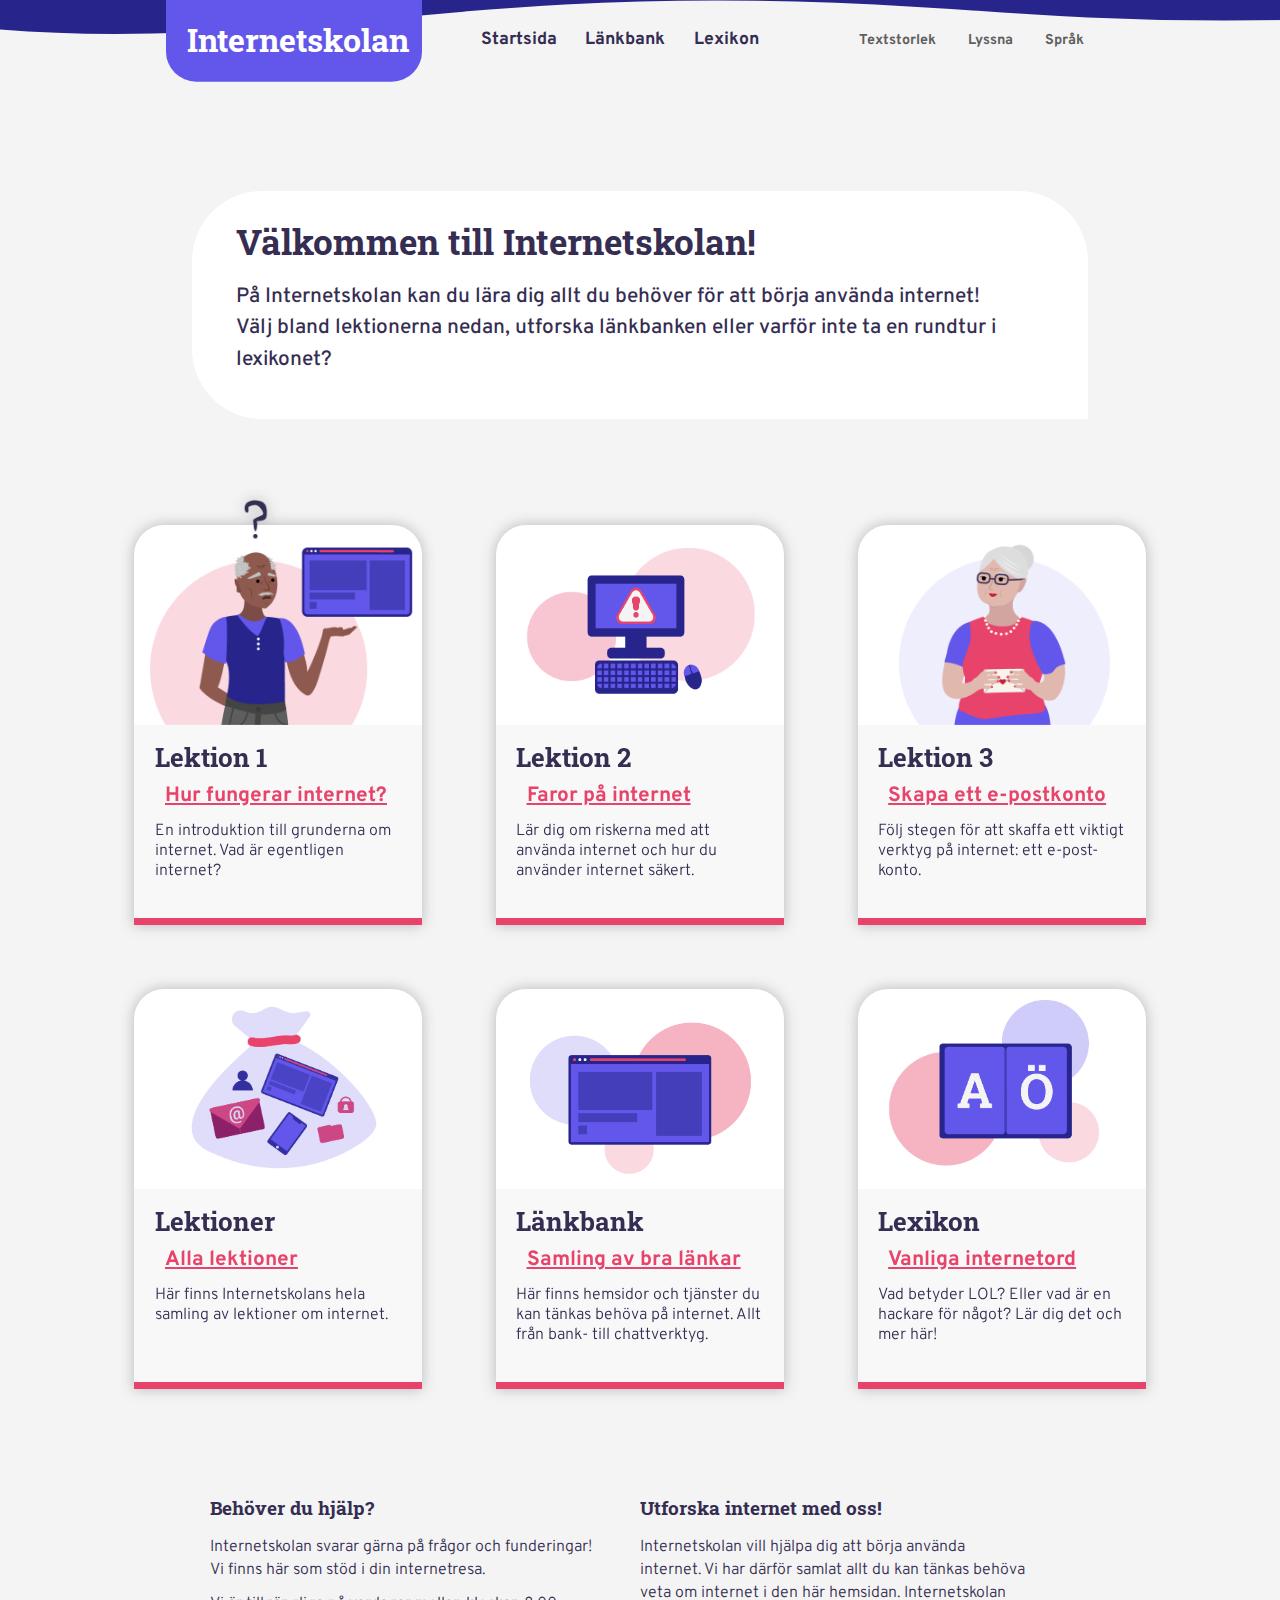
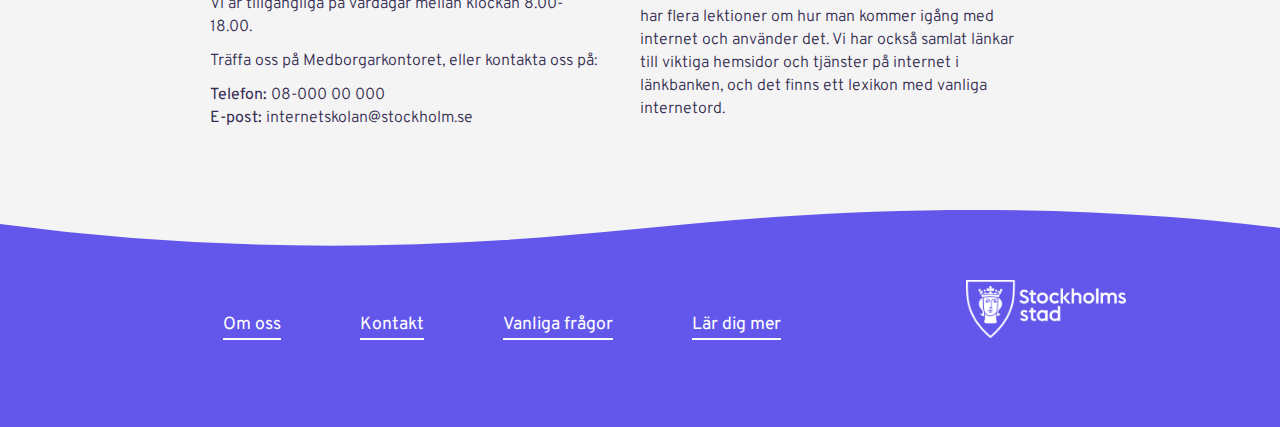
<file: index.html>
<!DOCTYPE html>
<html>
  <head>
    <meta name="viewport" content="width=device-width, initial-scale=1.0">
    <link rel="stylesheet" href="style.css"><meta charset="utf-8">
    <link rel="stylesheet" href="https://cdnjs.cloudflare.com/ajax/libs/font-awesome/5.15.3/css/all.min.css" integrity="sha512-iBBXm8fW90+nuLcSKlbmrPcLa0OT92xO1BIsZ+ywDWZCvqsWgccV3gFoRBv0z+8dLJgyAHIhR35VZc2oM/gI1w==" crossorigin="anonymous" referrerpolicy="no-referrer" />
    <title>Internetskolan</title>
  </head>

  <body>

  <div class="custom-shape-divider-top-1621601788">
      <svg data-name="Layer 1" xmlns="http://www.w3.org/2000/svg" viewBox="0 0 1200 120" preserveAspectRatio="none">
          <path d="M321.39,56.44c58-10.79,114.16-30.13,172-41.86,82.39-16.72,168.19-17.73,250.45-.39C823.78,31,906.67,72,985.66,92.83c70.05,18.48,146.53,26.09,214.34,3V0H0V27.35A600.21,600.21,0,0,0,321.39,56.44Z" class="shape-fill"></path>
      </svg>
  </div>

<!-- LOGO + NAVBAR CONTENT-->
  <header>
   
    <div id="logo-navbar-row">
  <!--LOGGA-->
      <div id="column-logo">
        <a href="/internetskolan">
          <h1>Internetskolan</h1>
        </a>
      </div>
  <!-- NAVBAR HUVUDMENY -->
      <nav id="column-nav">
        <ul id="navbar-links">
          <li><a href="/internetskolan">Startsida</a></li>
          <li><a href="/internetskolan/lankar.html">Länkbank</a></li>
          <li><a href="/internetskolan/lexikon.html">Lexikon</a></li>
        </ul>
  <!-- KNAPPAR FÖR TEXTSTORLEK, LJUD & SPRÅK -->
        <ul id="navbar-accessability">
          <li id="accessability-1"><i class="fas fa-align-left"></i> Textstorlek</li>
          <li id="accessability-2"><i class="fas fa-volume-up"></i> Lyssna</li>
          <li id="accessability-3"><i class="fas fa-globe"></i> Språk</li>
        </ul>
      </nav>


    </div>
  </header>

<!-- MAIN PAGE CONTENT -->
<main id="homepage-content">

<div class="white-con">
  <h1>Välkommen till Internetskolan!</h1>
  <h2>På Internetskolan kan du lära dig allt du behöver för att börja använda internet! <br>
    Välj bland lektionerna nedan, utforska länkbanken eller varför inte ta en rundtur i lexikonet?</h2>
  </div>


<!-- START LEKTIONSGRID -->
    <div class="grid-container">
      <a href="lektion-1.html">
         <div class="grid-item">
           <div class="lektion-top">
            <img class="lektionsbild" id="ett" src="bilder/lektion-1-front-halv.png" alt="Nahom.png">
           </div>
           <div class="lektion-bottom">
             <h3>Lektion 1 </h3>
             <h4><i class="fas fa-arrow-right"></i>Hur fungerar internet? </h4>
             <p>En introduktion till grunderna om internet. Vad är egentligen internet?</p>
           </div>
         </div>
        </a>

        <a href="lektion-2.html">
         <div class="grid-item">
           <div class="lektion-top">
            <img class="lektionsbild" id="tva" src="bilder/lektion-2-front.png" alt="lektion_2.png">
           </div>
           <div class="lektion-bottom">
             <h3>Lektion 2</h3>
             <h4><i class="fas fa-arrow-right"></i>Faror på internet </h4>
             <p>Lär dig om riskerna med att använda internet och hur du använder internet säkert.</p>
           </div>
         </div>
        </a>

        <a href="lektion-3.html">
         <div class="grid-item">
           <div class="lektion-top">
            <img class="lektionsbild" id="tre" src="bilder/lektion-3-front-halv.png" alt="lektion_3.png">
           </div>
           <div class="lektion-bottom">
             <h3>Lektion 3</h3>
             <h4><i class="fas fa-arrow-right"></i>Skapa ett e-postkonto </h4>
             <p>Följ stegen för att skaffa ett viktigt verktyg på internet: ett e-post-konto.</p>
          </div>
         </div>
        </a>

        <a href="/internetskolan">
         <div class="grid-item">
           <div class="lektion-top">
            <img class="lektionsbild" id="fyra" src="bilder/lektioner.png" alt="lektion_4.png">
           </div>
           <div class="lektion-bottom">
             <h3>Lektioner</h3>
             <h4><i class="fas fa-arrow-right"></i>Alla lektioner </h4>
             <p>Här finns Internetskolans hela samling av lektioner om internet.</p>
           </div>
         </div>
        </a>

        <a href="/internetskolan/lankar.html">
         <div class="grid-item">
           <div class="lektion-top">
             <img class="lektionsbild" id="fem" src="bilder/lankbank.png" alt="lektion_5.png">
            </div>
           <div class="lektion-bottom">
             <h3>Länkbank</h3>
             <h4><i class="fas fa-arrow-right"></i>Samling av bra länkar </h4>
             <p>Här finns hemsidor och tjänster du kan tänkas behöva på internet. Allt från bank- till chattverktyg.</p>
           </div>
         </div>
        </a>


        <a href="/internetskolan/lexikon.html">
         <div class="grid-item">
           <div class="lektion-top">
            <img class="lektionsbild" id="sex" src="bilder/lexikon.png" alt="tuben.png">
           </div>
           <div class="lektion-bottom">
             <h3>Lexikon</h3>
             <h4><i class="fas fa-arrow-right"></i>Vanliga internetord </h4>
             <p>Vad betyder LOL? Eller vad är en hackare för något? Lär dig det och mer här!</p>
           </div>
         </div>
        </a>
    </div>
<!-- SLUT LEKTIONSGRID -->

<!-- kolumn för text under grids-->
    <div id="column-information-row">
    
    <div id="column-help">
    <h3>Behöver du hjälp?</h3><br>
    <p>Internetskolan svarar gärna på frågor och funderingar! <br>
      Vi finns här som stöd i din internetresa.</p>
    <p>Vi är tillgängliga på vardagar mellan klockan 8.00-18.00.</p>
    <p>Träffa oss på Medborgarkontoret, eller kontakta oss på:</p>
    <p>
      <strong>Telefon:</strong> 08-000 00 000<br>
      <strong>E-post:</strong> internetskolan@stockholm.se</p>
    </p>
  </div>

    <div id="column-info">
    <h3>Utforska internet med oss!</h3><br>
    <p>Internetskolan vill hjälpa dig att börja använda internet. Vi har därför samlat allt du kan tänkas behöva veta om internet i den här hemsidan. Internetskolan har flera lektioner om hur man kommer igång med internet och använder det. Vi har också samlat länkar till viktiga hemsidor och tjänster på internet i länkbanken, och det finns ett lexikon med vanliga internetord. 
    </p>
  </div>
</div>

</main>

<!-- FOOTER -->
     <footer>
       <!-- Waveform SVG -->
      <div class="footer-svg-container">
        <div class="custom-shape-divider-top-1621603329">
          <svg data-name="Layer 1" xmlns="http://www.w3.org/2000/svg" viewBox="0 0 1200 120" preserveAspectRatio="none">
              <path d="M985.66,92.83C906.67,72,823.78,31,743.84,14.19c-82.26-17.34-168.06-16.33-250.45.39-57.84,11.73-114,31.07-172,41.86A600.21,600.21,0,0,1,0,27.35V120H1200V95.8C1132.19,118.92,1055.71,111.31,985.66,92.83Z" class="shape-fill"></path>
          </svg>
        </div>
      </div>

      <!-- Navigationslänkar -->
       <div id=footer-navbar-row>
       <nav id="footer-nav">
         <ul>
           <li><a href="/internetskolan">Om oss</a></li>
           <li><a href="/internetskolan">Kontakt</a></li>
           <li><a href="/internetskolan">Vanliga frågor</a></li>
           <li><a href="/internetskolan">Lär dig mer</a></li>
         </ul>
        </nav>

         <div>
           <img id="sthlm-logo" src="bilder/logo_stockholmsstad.png" alt="logo_stockholmsstad"></li>
       </div>
     </div>
    
     </footer>
     
     
    </body>
  </html>
</file>
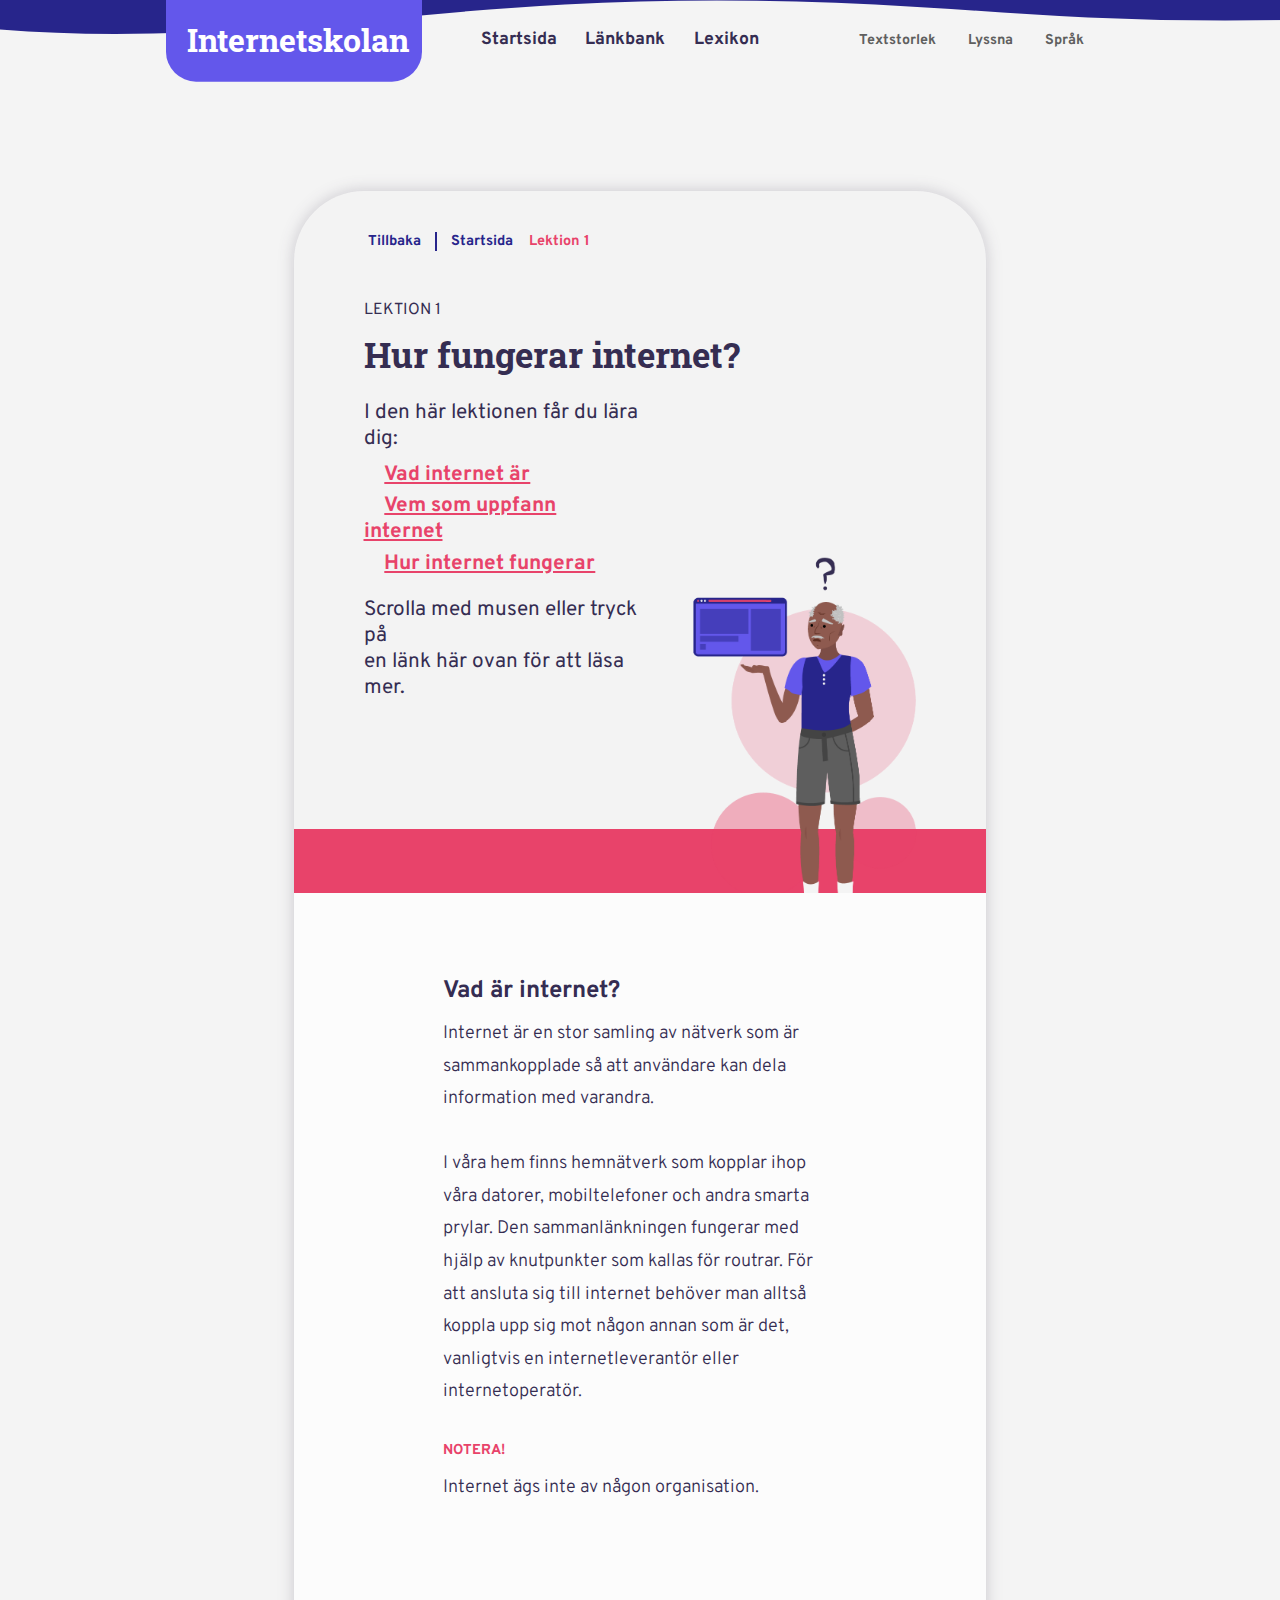
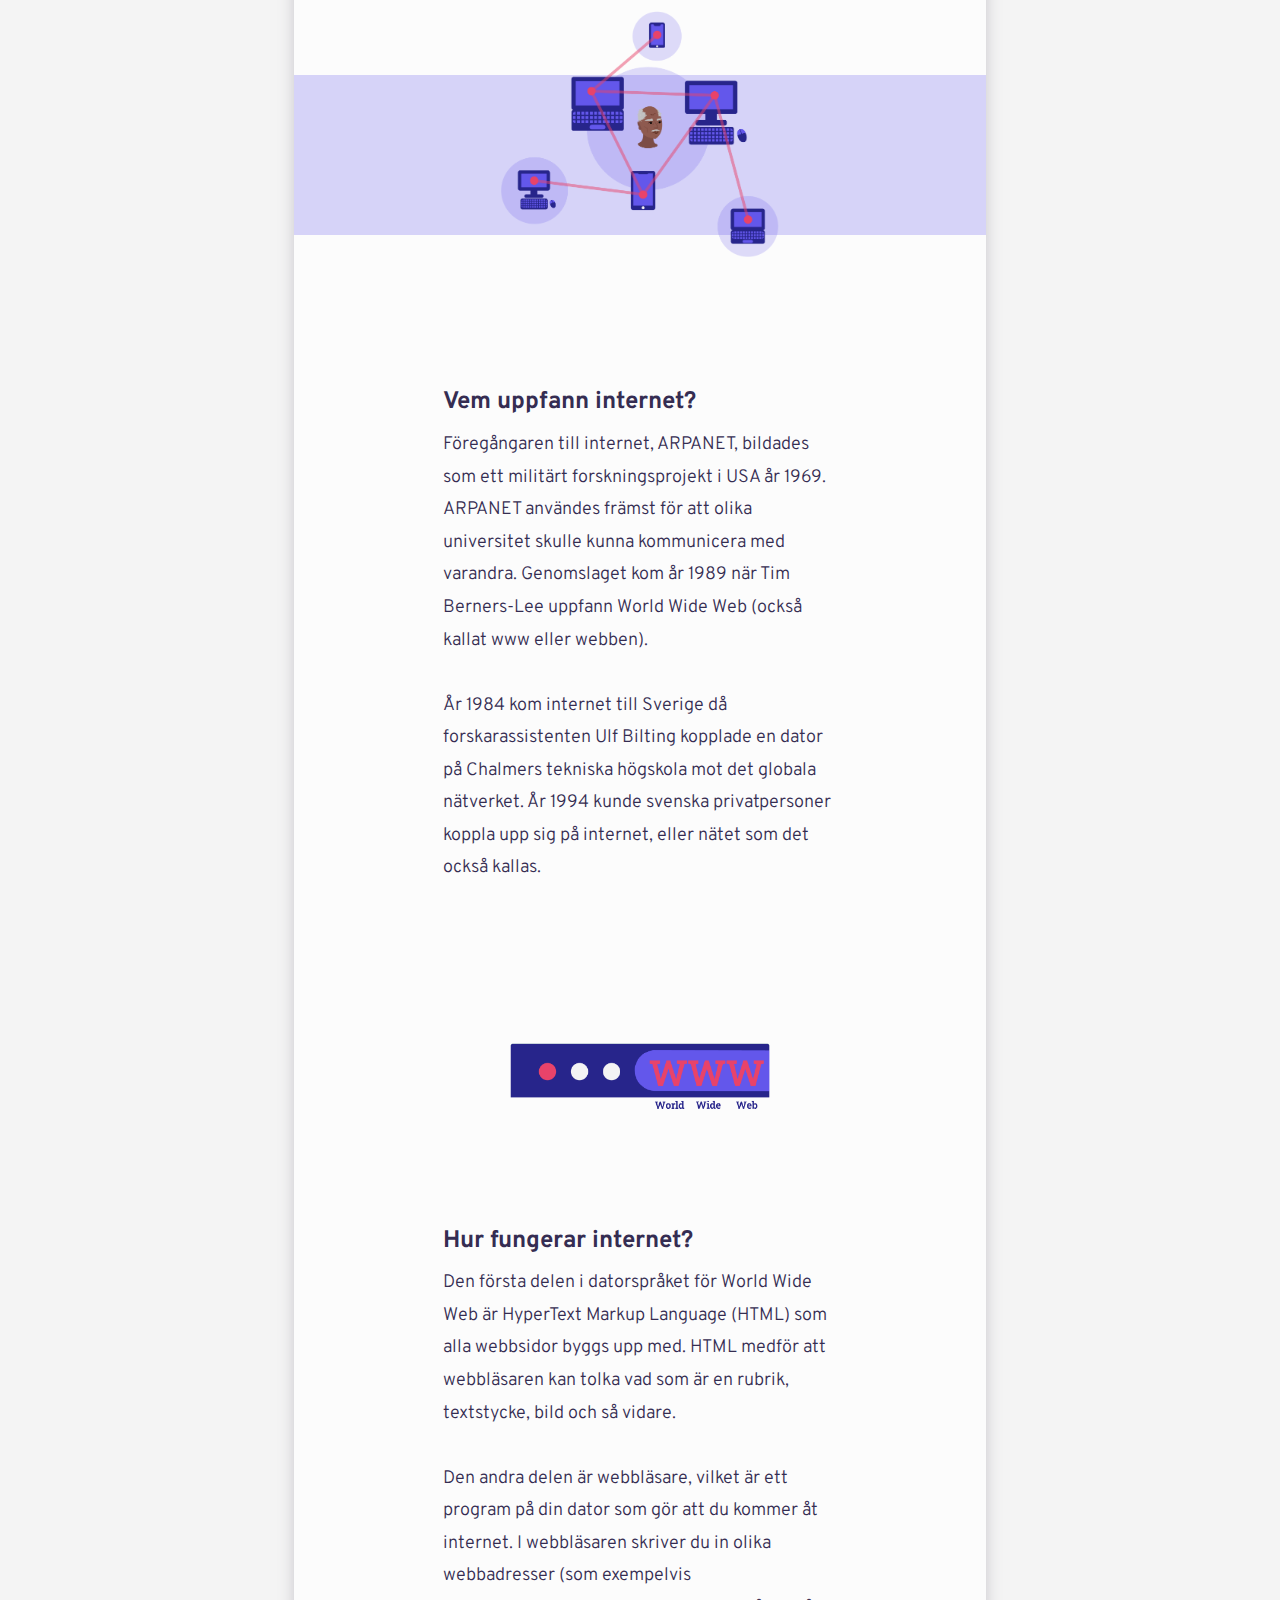
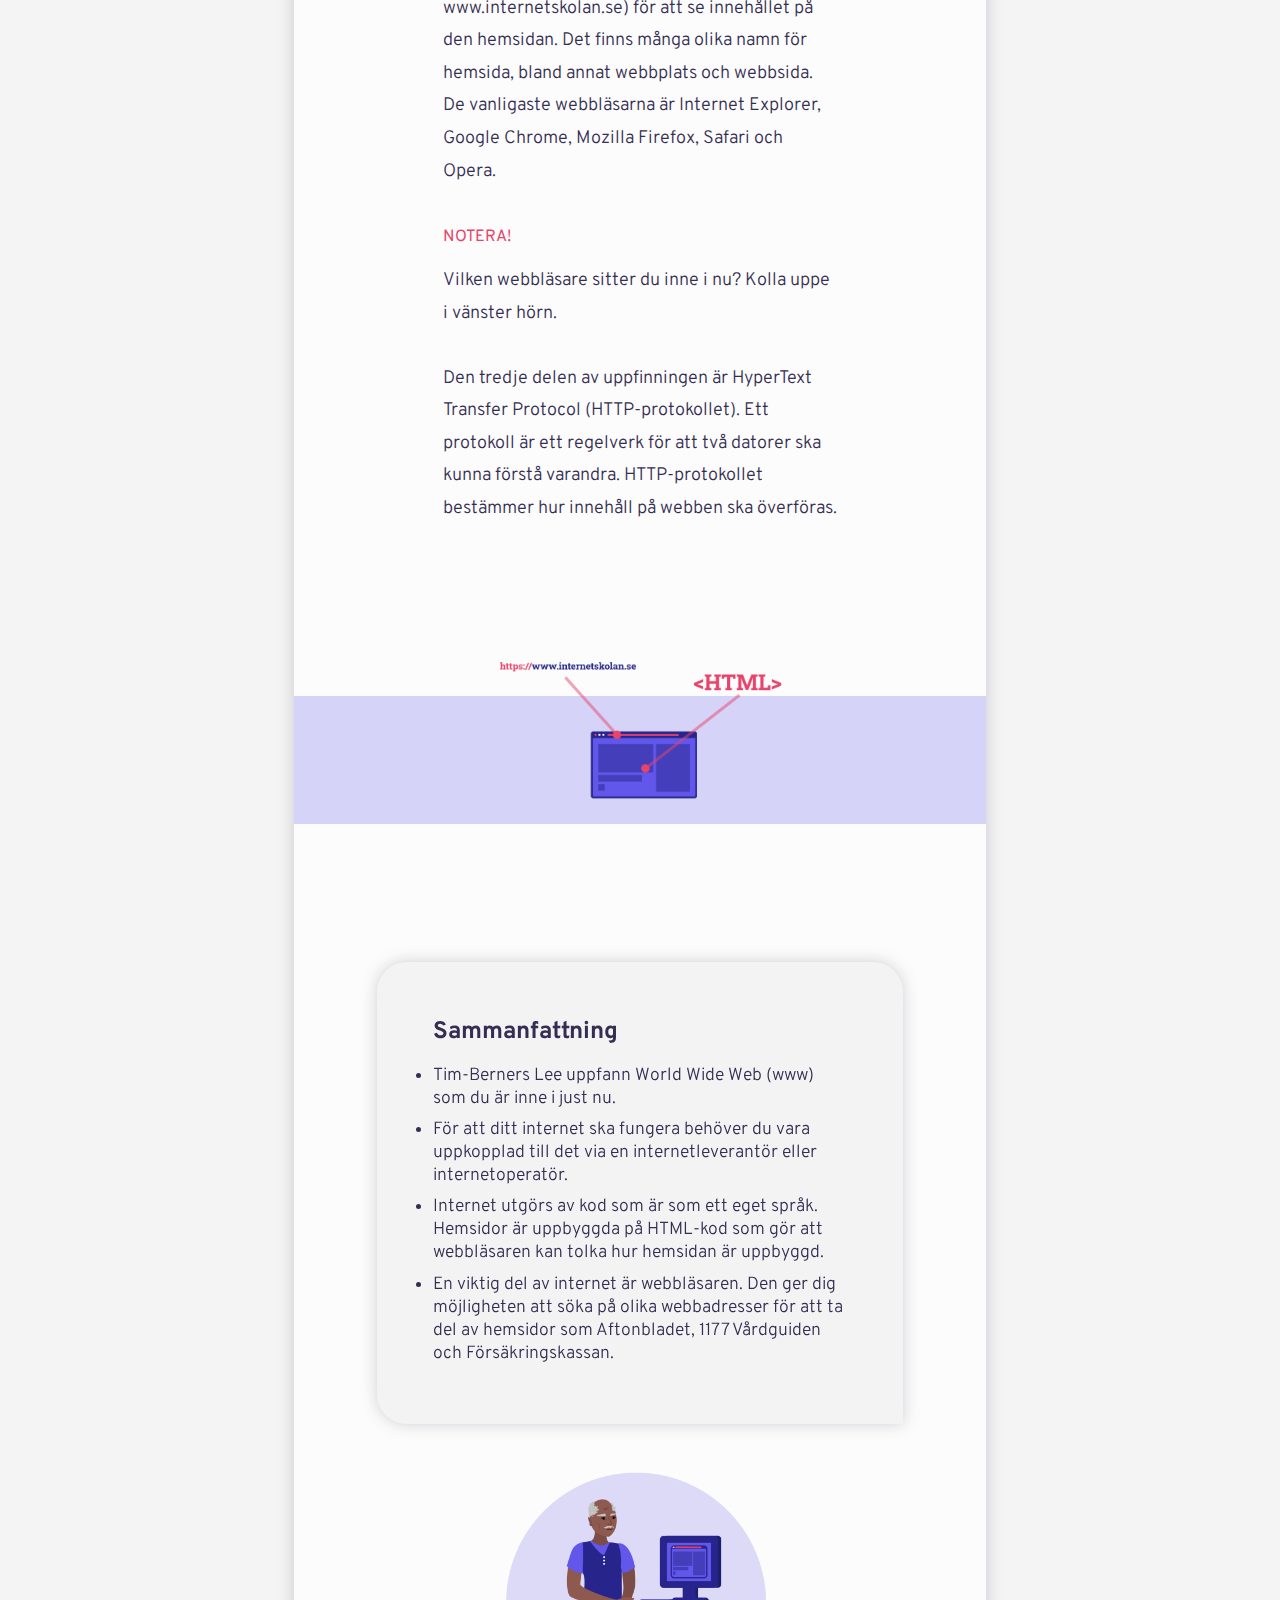
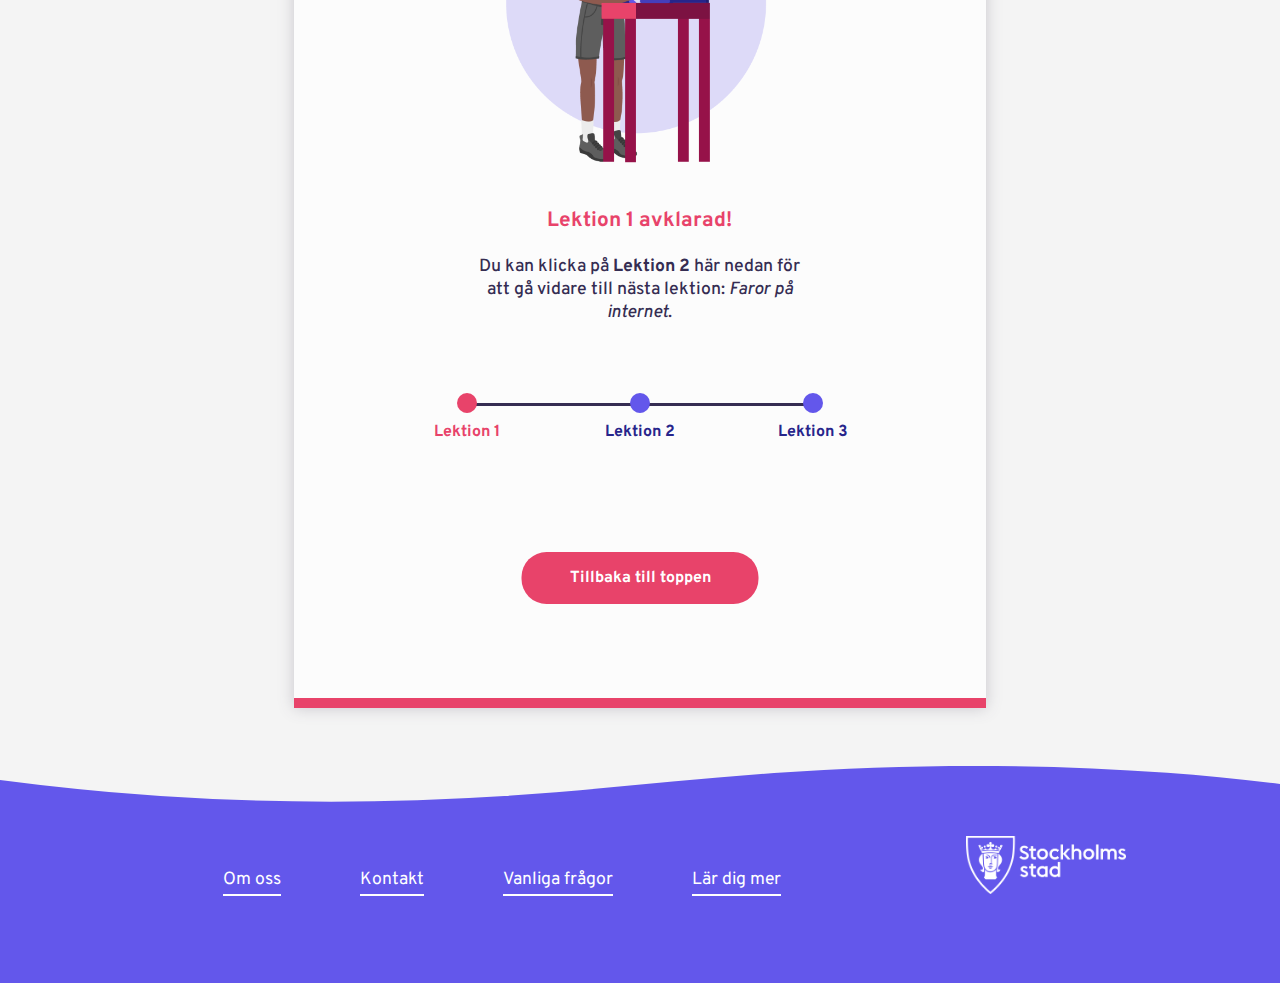
<file: lektion-1.html>
<!DOCTYPE html>
<html>
  <head>
    <meta name="viewport" content="width=device-width, initial-scale=1.0">
    <link rel="stylesheet" href="style.css"><meta charset="utf-8">
    <link rel="stylesheet" href="https://cdnjs.cloudflare.com/ajax/libs/font-awesome/5.15.3/css/all.min.css" integrity="sha512-iBBXm8fW90+nuLcSKlbmrPcLa0OT92xO1BIsZ+ywDWZCvqsWgccV3gFoRBv0z+8dLJgyAHIhR35VZc2oM/gI1w==" crossorigin="anonymous" referrerpolicy="no-referrer" />
    <script src="script.js"></script>

    <title>Internetskolan</title>
  </head>

  <body>

    <div class="custom-shape-divider-top-1621601788">
      <svg data-name="Layer 1" xmlns="http://www.w3.org/2000/svg" viewBox="0 0 1200 120" preserveAspectRatio="none">
          <path d="M321.39,56.44c58-10.79,114.16-30.13,172-41.86,82.39-16.72,168.19-17.73,250.45-.39C823.78,31,906.67,72,985.66,92.83c70.05,18.48,146.53,26.09,214.34,3V0H0V27.35A600.21,600.21,0,0,0,321.39,56.44Z" class="shape-fill"></path>
      </svg>
  </div>

<!-- LOGO + NAVBAR CONTENT-->
  <header>
    <div id="logo-navbar-row">
  <!--LOGGA-->
      <div id="column-logo">
        <a href="/internetskolan">
          <h1>Internetskolan</h1>
        </a>
      </div>
  <!-- NAVBAR HUVUDMENY -->
      <nav id="column-nav">
        <ul id="navbar-links">
          <li><a href="/internetskolan">Startsida</a></li>
          <li><a href="/internetskolan/lankar.html">Länkbank</a></li>
          <li><a href="/internetskolan/lexikon.html">Lexikon</a></li>
        </ul>
    <!-- KNAPPAR FÖR TEXTSTORLEK, LJUD & SPRÅK -->
    <ul id="navbar-accessability">
      <li id="accessability-1"><i class="fas fa-align-left"></i> Textstorlek</li>
      <li id="accessability-2"><i class="fas fa-volume-up"></i> Lyssna</li>
      <li id="accessability-3"><i class="fas fa-globe"></i> Språk</li>
    </ul>
  </nav>
      
    </div>
  </header>


<!-- MAIN PAGE CONTENT -->
<main class="lektion-content">

  <section class="hero-container">
  <div id="link-tree">
    <ul>
      <li><a href="/internetskolan" id="tillbaka"><i class="fas fa-arrow-left"></i>Tillbaka</a></li>
      <li><div class="line"></div></li>
      <li><a href="/internetskolan">Startsida<i class="fas fa-arrow-right"></i></a></li>
      <li><h5>Lektion 1</h5></li>
    </ul>
  </div>

  <div class="lektion-info-container">
    <h3>Lektion 1</h3>
    <h1>Hur fungerar internet?</h1>
    <h2>I den här lektionen får du lära dig:
      <div class="lektion-info-lessonlinks">
        <a href="#lektion-del-1" name="punkt-1"><i class="fas fa-arrow-right"></i>Vad internet är</a>
        <a href="#lektion-del-2" name="punkt-2"><i class="fas fa-arrow-right"></i>Vem som uppfann internet</a>
        <a href="#lektion-del-3" name="punkt-3"><i class="fas fa-arrow-right"></i>Hur internet fungerar</a>
    </h2>
    <h2 class="instruction-text">Scrolla med musen eller tryck på
      <br>en länk här ovan för att läsa mer.</h2>

  </div>
  </div>

  <div class="lektion-info-container-remsa">
    <img class="lektion-info-img-one" src="bilder/lektion-1-front.png">
  </div>

</section>

<!-- LEKTIONSINNEHÅLL START -->
<section class="lektion-content-container">
  
<!-- Textruta  -->
  <div class="lektion-textbox">
  <a class="lektion-del" id="lektion-del-1"><h3>Vad är internet?</a><i class="fas fa-volume-up"></i></h3>
  <p>Internet är en stor samling av nätverk som är sammankopplade så att användare kan dela information med varandra.<br><br>
    I våra hem finns hemnätverk som kopplar ihop våra datorer, mobiltelefoner och andra smarta prylar. Den sammanlänkningen fungerar med hjälp av knutpunkter som kallas för routrar. För att ansluta sig till internet behöver man alltså koppla upp sig mot någon annan som är det, vanligtvis en internetleverantör eller internetoperatör.</p>
    <strong>NOTERA!</strong>
    <p>Internet ägs inte av någon organisation.</p>
  </div>


<!-- Bild med bakgrundsremsa -->
  <div class="img-container-remsa">

    <div class="img-container-img">
      <img class="learning-lektionsbild" src="bilder/lektion-1-bild-1.png" alt="lektion_1.png">
    </div>

  </div>

<!-- Textruta  -->
  <div class="lektion-textbox">
    <a class="lektion-del" id="lektion-del-2"><h3>Vem uppfann internet?</a><i class="fas fa-volume-up"></i></h3>
    <p>Föregångaren till internet, ARPANET, bildades som ett militärt forskningsprojekt i USA år 1969. ARPANET användes främst för att olika universitet skulle kunna kommunicera med varandra. Genomslaget kom år 1989 när Tim Berners-Lee uppfann World Wide Web (också kallat www eller webben).<br><br> 
      År 1984 kom internet till Sverige då forskarassistenten Ulf Bilting kopplade en dator på Chalmers tekniska högskola mot det globala nätverket. År 1994 kunde svenska privatpersoner koppla upp sig på internet, eller nätet som det också kallas.
      </p>
  </div>
  
<!-- Bild utan bakgrundsremsa -->
<div class="img-container">

  <div class="img-container-img">
    <img class="learning-lektionsbild" src="bilder/lektion-1-bild-2.png" alt="lektion_1.png">
  </div>

</div>

<!-- Textruta  -->
<div class="lektion-textbox">
  <a class="lektion-del" id="lektion-del-3"><h3>Hur fungerar internet?</a><i class="fas fa-volume-up"></i></h3>
  <p>Den första delen i datorspråket för World Wide Web är HyperText Markup Language (HTML) som alla webbsidor byggs upp med. HTML medför att webbläsaren kan tolka vad som är en rubrik, textstycke, bild och så vidare.<br><br> 

    Den andra delen är webbläsare, vilket är ett program på din dator som gör att du kommer åt internet. I webbläsaren skriver du in olika webbadresser (som exempelvis www.internetskolan.se) för att se innehållet på den hemsidan. Det finns många olika namn för hemsida, bland annat webbplats och webbsida. De vanligaste webbläsarna är Internet Explorer, Google Chrome, Mozilla Firefox, Safari och Opera.<br><br>
    
    <strong>NOTERA!</strong>
    Vilken webbläsare sitter du inne i nu? Kolla uppe i vänster hörn.<br><br> 
    
    Den tredje delen av uppfinningen är HyperText Transfer Protocol (HTTP-protokollet). Ett protokoll är ett regelverk för att två datorer ska kunna förstå varandra. HTTP-protokollet bestämmer hur innehåll på webben ska överföras.
    </p>
</div>

<!-- Bild med bakgrundsremsa -->
<div class="img-container-remsa">

  <div class="img-container-img">
    <img class="learning-lektionsbild" src="bilder/lektion-1-bild-3.png" alt="lektion_1.png">
  </div>

</div>

<!-- Finished!  -->
  <div class="textbox-strong">
  <h3>Sammanfattning<i class="fas fa-volume-up"></i></h3>
  <li>Tim-Berners Lee uppfann World Wide Web (www) som du är inne i just nu.</li>
  <li>För att ditt internet ska fungera behöver du vara uppkopplad till det via en internetleverantör eller internetoperatör.</li>
  <li>Internet utgörs av kod som är som ett eget språk. Hemsidor är uppbyggda på HTML-kod som gör att webbläsaren kan tolka hur hemsidan är uppbyggd.</li> 
  <li>En viktig del av internet är webbläsaren. Den ger dig möjligheten att söka på olika webbadresser för att ta del av hemsidor som Aftonbladet, 1177 Vårdguiden och Försäkringskassan.</li>
  </p>
</div>

<!-- Bild utan bakgrundsremsa: Slutbild för lektionen -->
<div class="img-container">

  <div class="img-container-img">
    <img class="learning-lektionsbild slut-one" src="bilder/lektion-1-bild-4.png" alt="lektion_1.png">
  </div>

</div>

<!-- Tunnelbanekarta -->
<div class="tuben">
  <h3><strong>Lektion 1 avklarad!</strong></h3> 
  <p>Du kan klicka på <strong>Lektion 2</strong> här nedan för att gå vidare till nästa lektion: <i>Faror på internet</i>.</p>
  <ul class="timeline">
    <a href="lektion-1.html"><li class="link active">Lektion 1</li></a>
    <a href="lektion-2.html"><li class="link">Lektion 2</li></a>
    <a href="lektion-3.html"><li class="link">Lektion 3</li></a>
  </ul>
</div>

<!-- Tillbaka till toppen-knapp -->
<div class="button-container">
  <button onclick="topFunction()" id="back-to-top-button" title="Tillbaka till toppen"><i class="fas fa-arrow-up"></i>Tillbaka till toppen<i class="fas fa-arrow-up"></i></button>
</div>

<!-- LEKTIONSINNEHÅLL SLUT -->
</section>

<!-- SLUT LEKTIONSCONTAINER -->
</main>


<!-- FOOTER -->
<footer>
  <!-- Waveform SVG -->
 <div class="footer-svg-container">
   <div class="custom-shape-divider-top-1621603329">
     <svg data-name="Layer 1" xmlns="http://www.w3.org/2000/svg" viewBox="0 0 1200 120" preserveAspectRatio="none">
         <path d="M985.66,92.83C906.67,72,823.78,31,743.84,14.19c-82.26-17.34-168.06-16.33-250.45.39-57.84,11.73-114,31.07-172,41.86A600.21,600.21,0,0,1,0,27.35V120H1200V95.8C1132.19,118.92,1055.71,111.31,985.66,92.83Z" class="shape-fill"></path>
     </svg>
   </div>
 </div>

 <!-- Navigationslänkar -->
  <div id=footer-navbar-row>
  <nav id="footer-nav">
    <ul>
      <li><a href="/internetskolan">Om oss</a></li>
      <li><a href="/internetskolan">Kontakt</a></li>
      <li><a href="/internetskolan">Vanliga frågor</a></li>
      <li><a href="/internetskolan">Lär dig mer</a></li>
    </ul>
   </nav>

  <div>
      <img id="sthlm-logo" src="bilder/logo_stockholmsstad.png" alt="logo_stockholmsstad"></li>
  </div>
</div>

</footer>


</body>
</html>
</file>
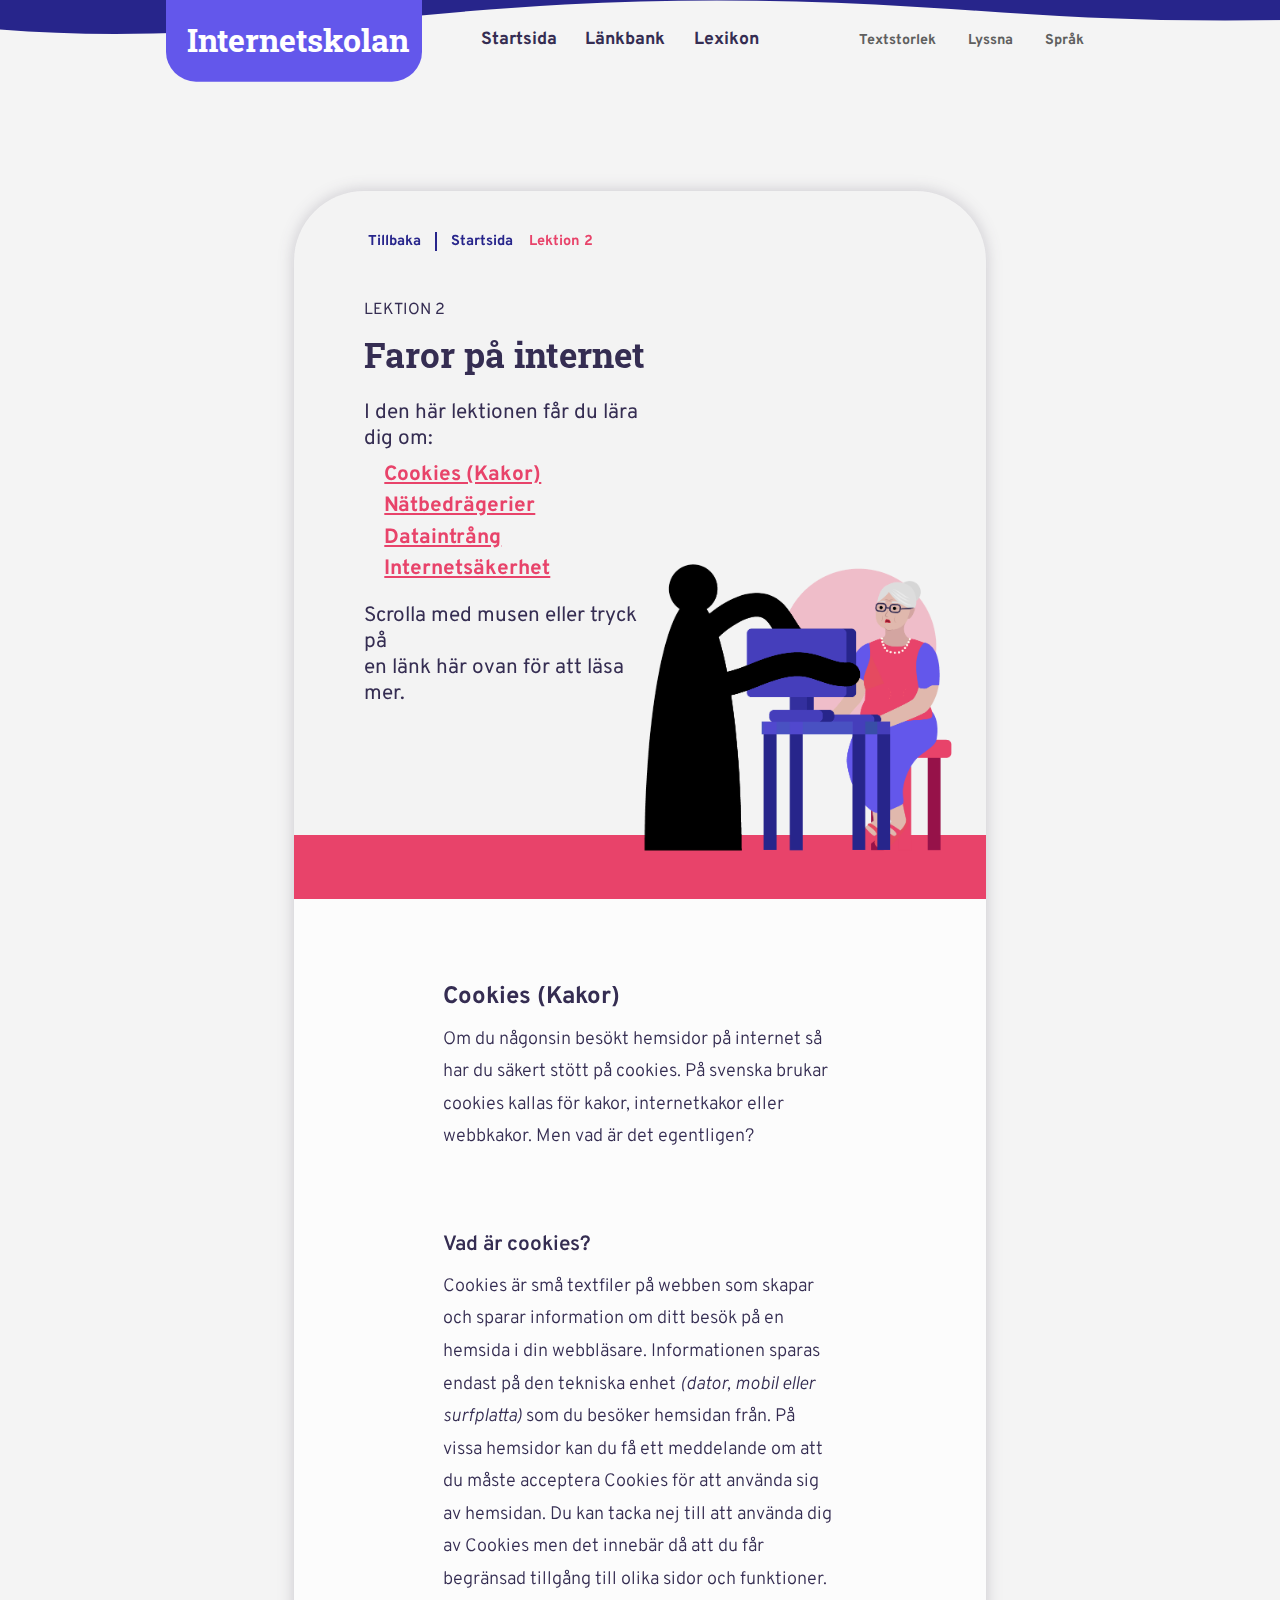
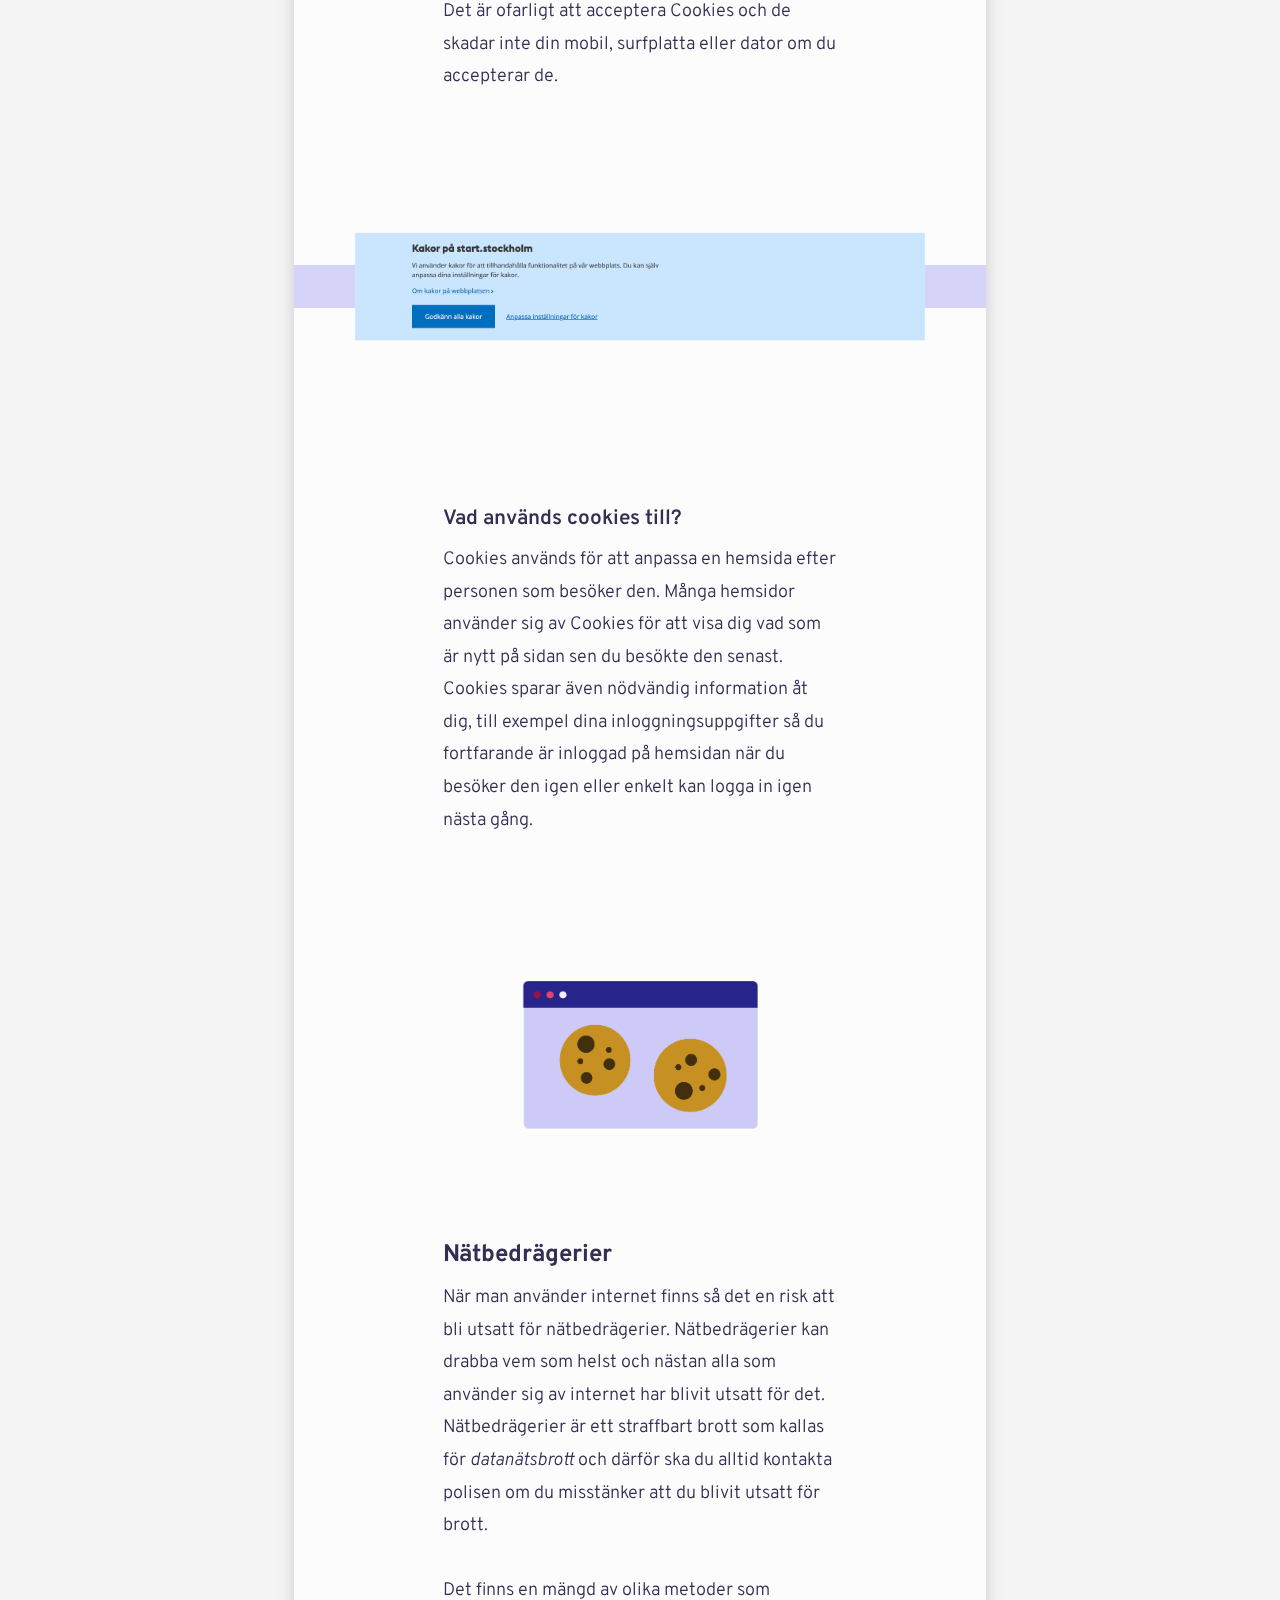
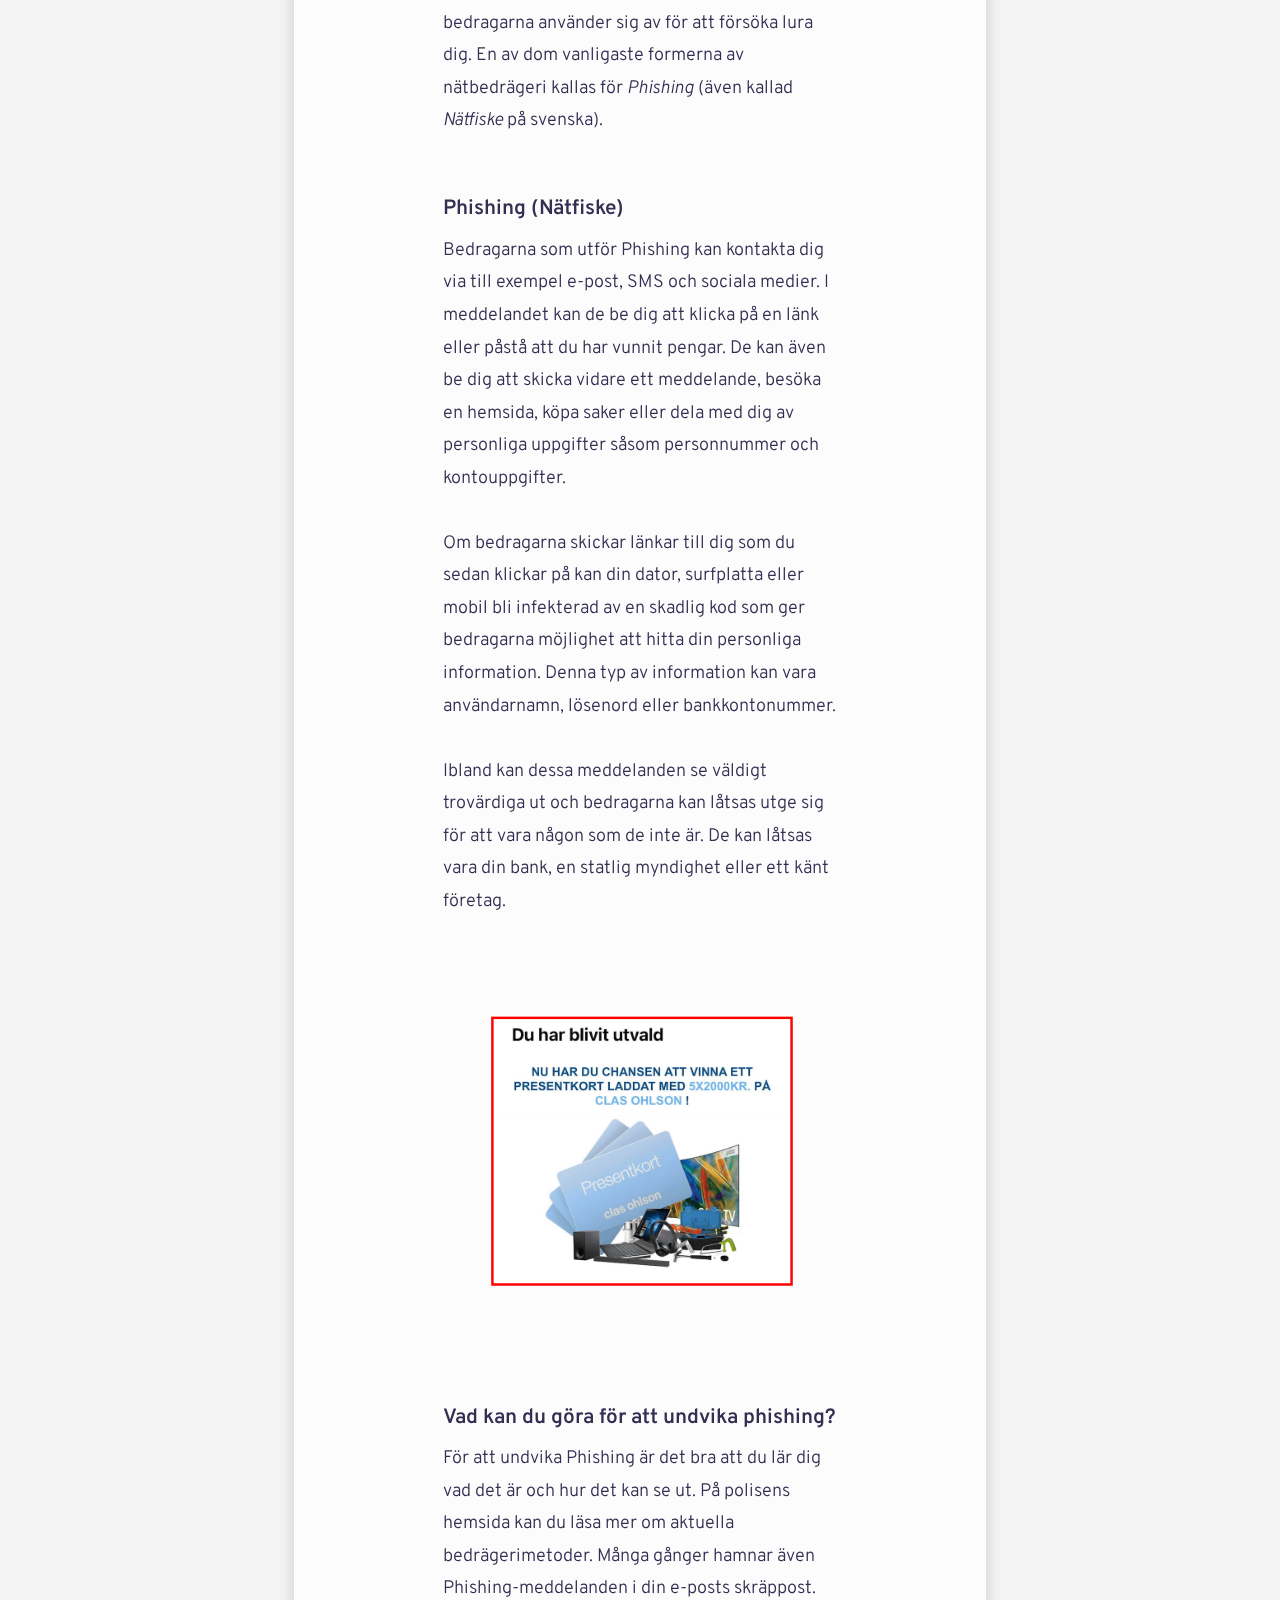
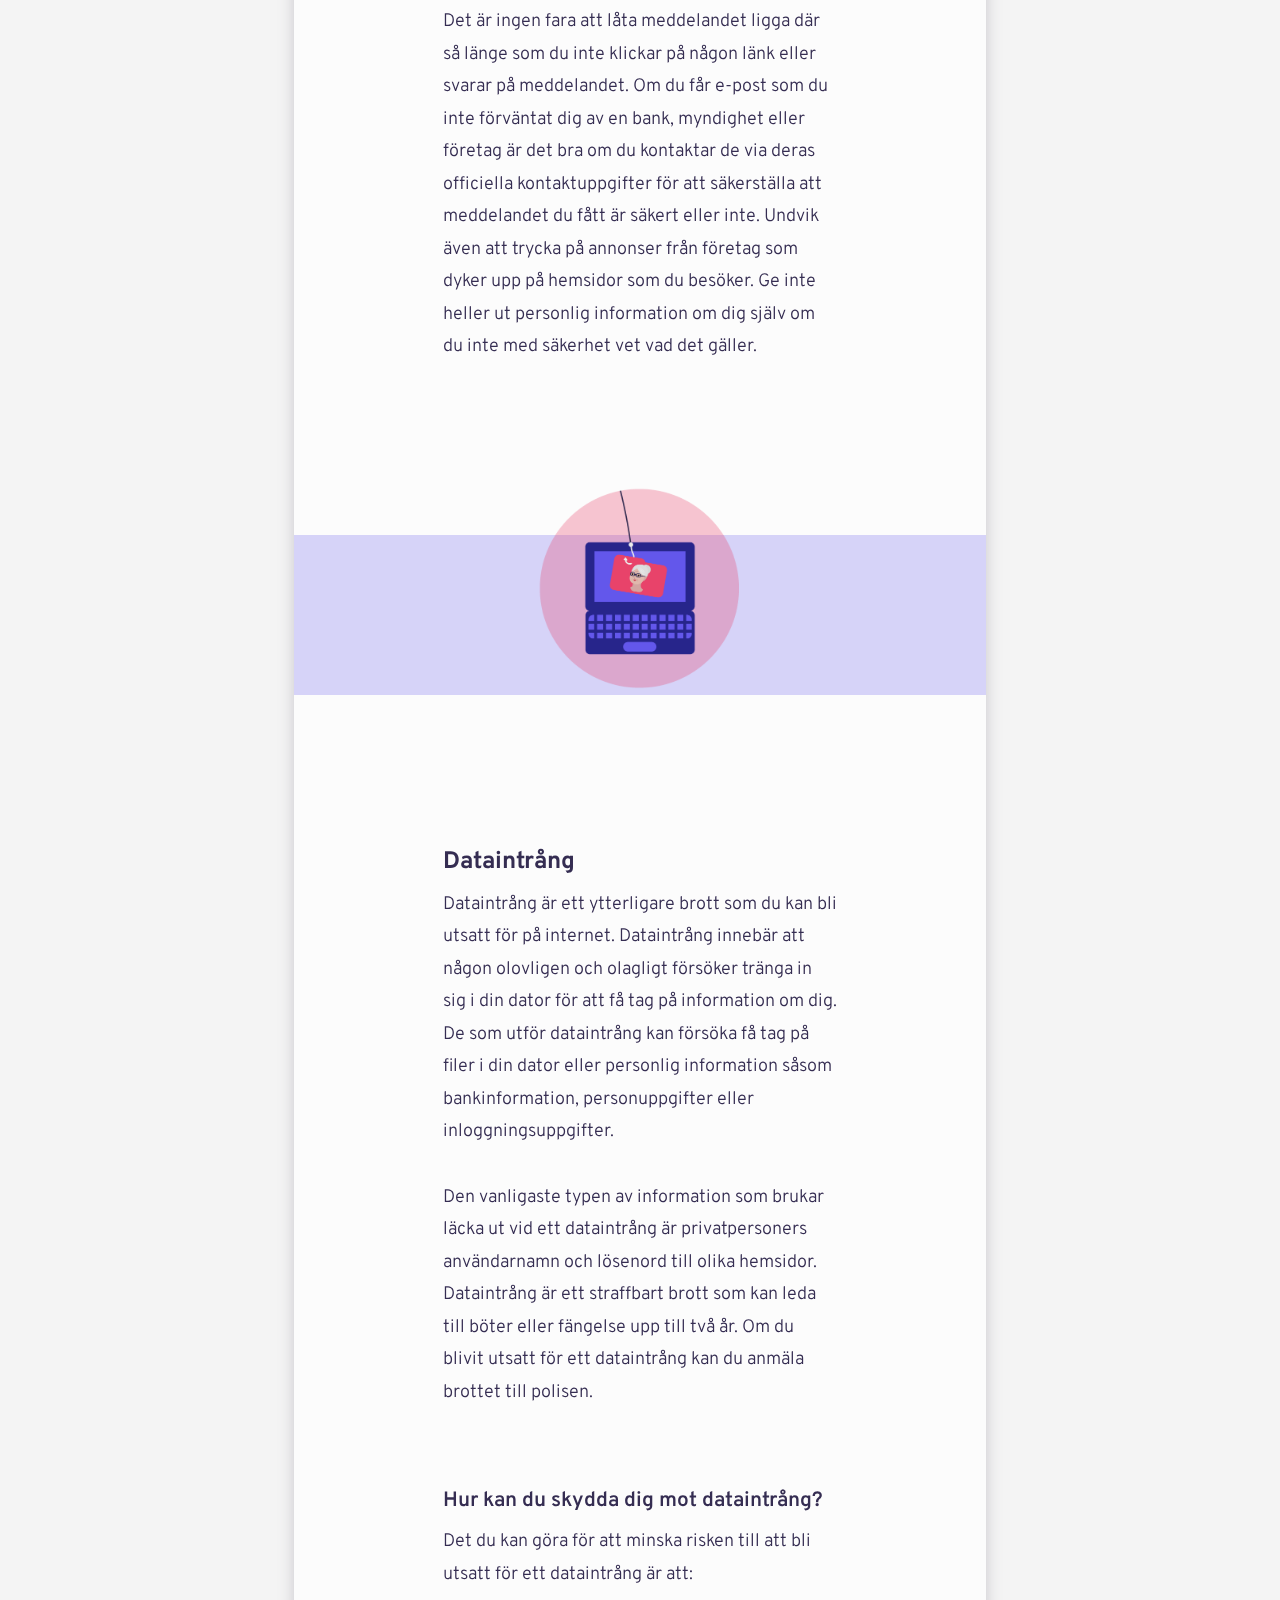
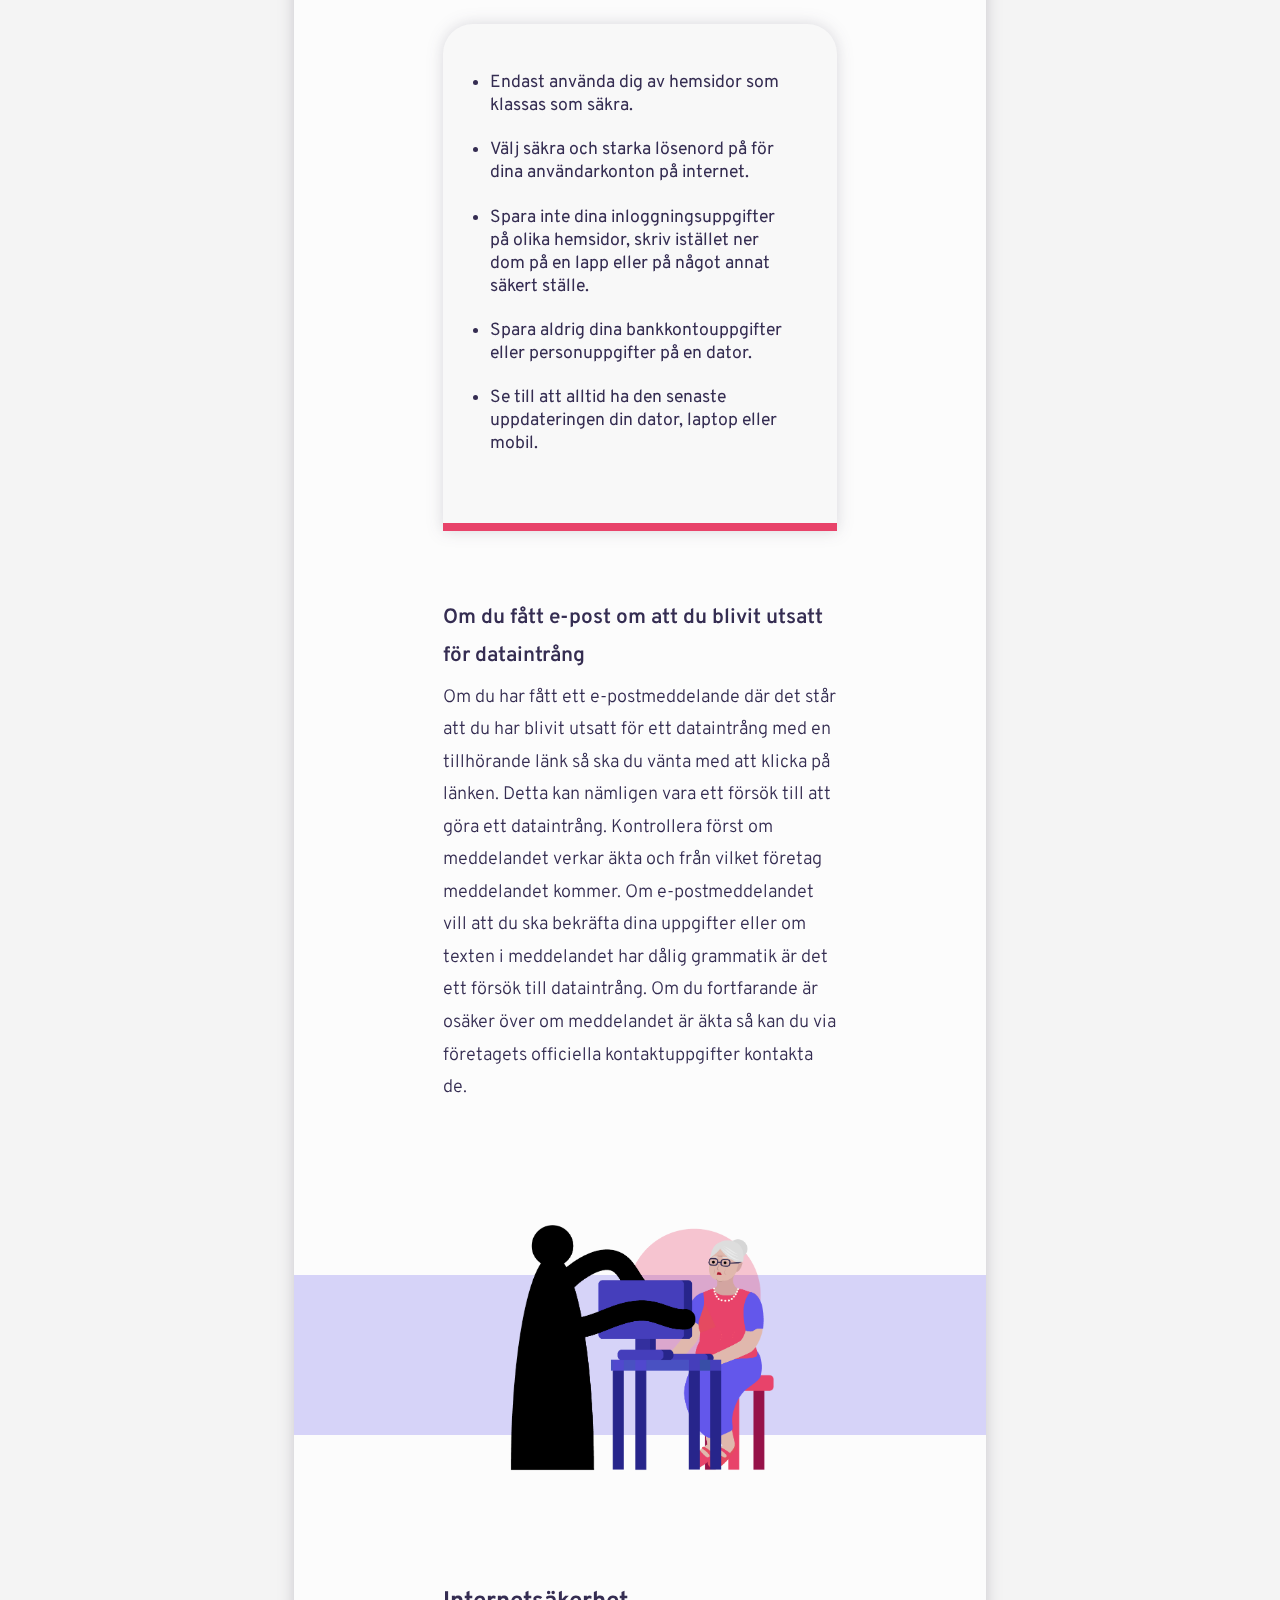
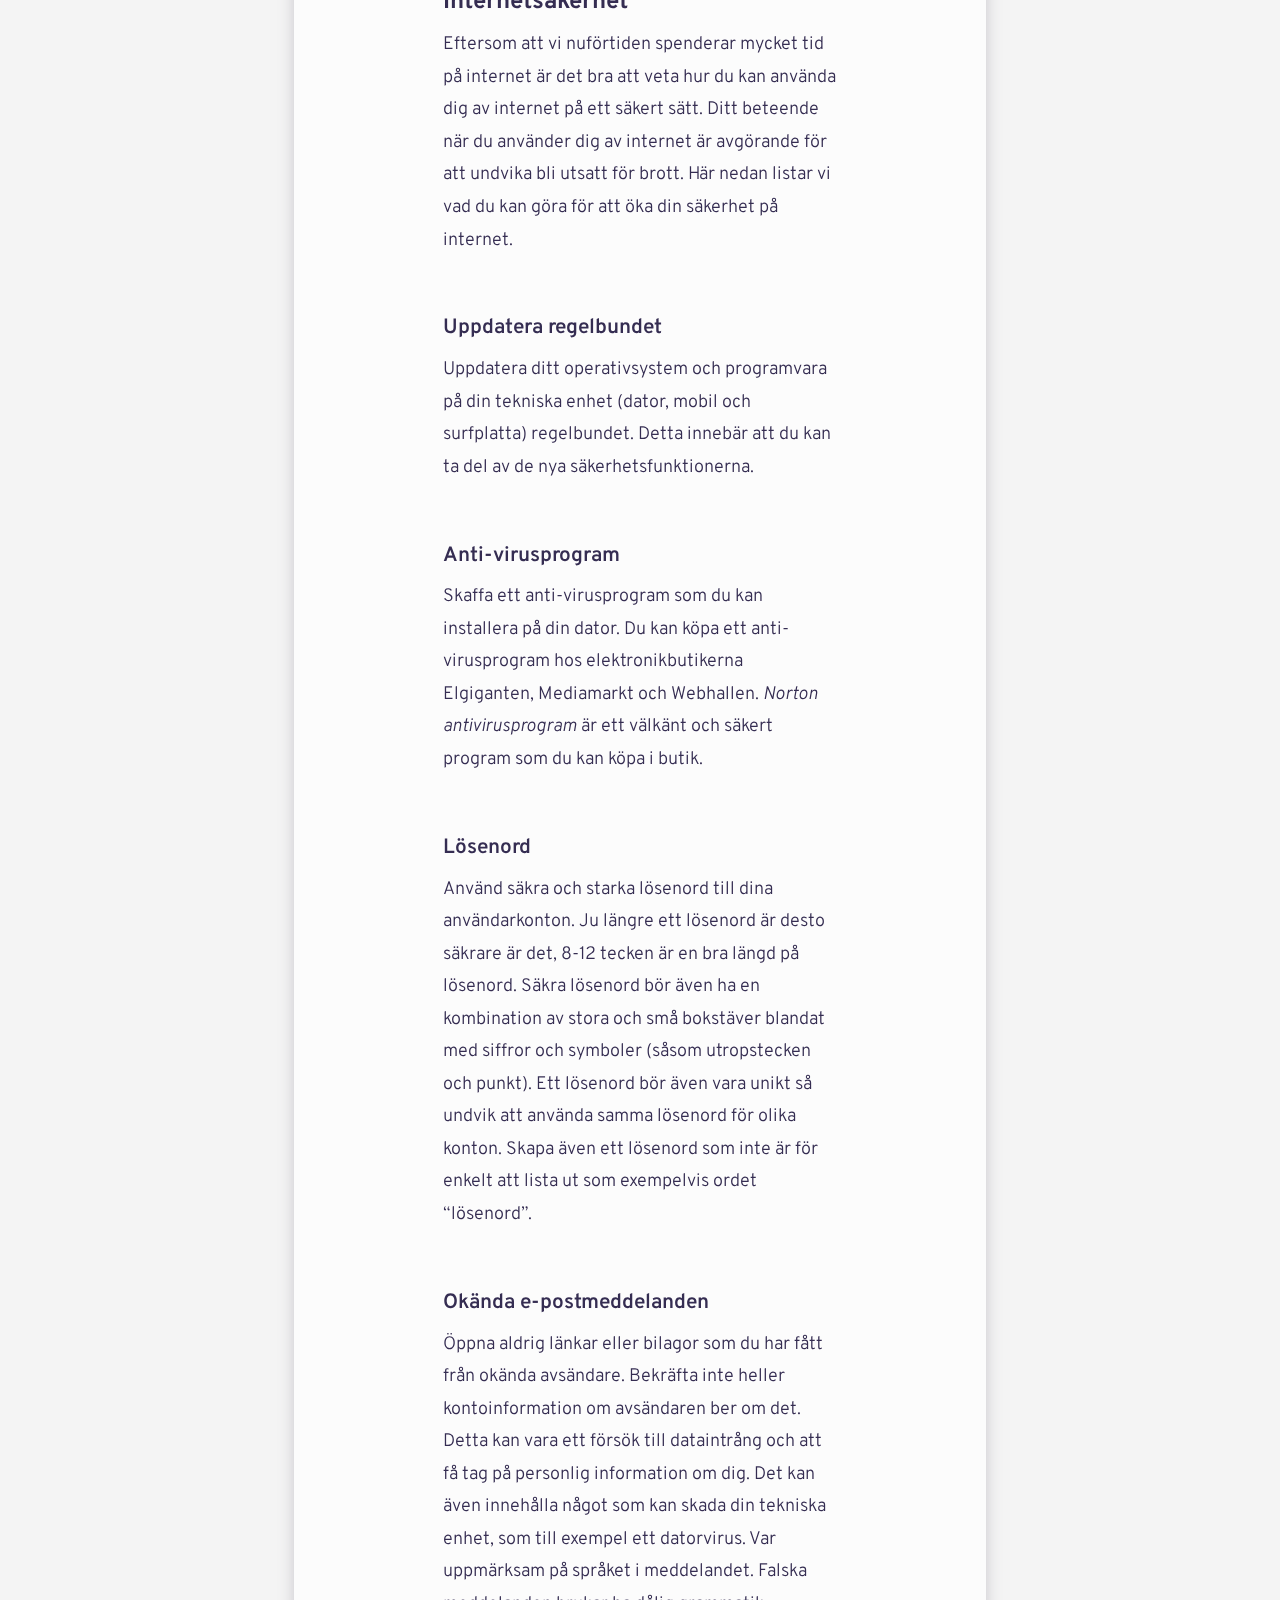
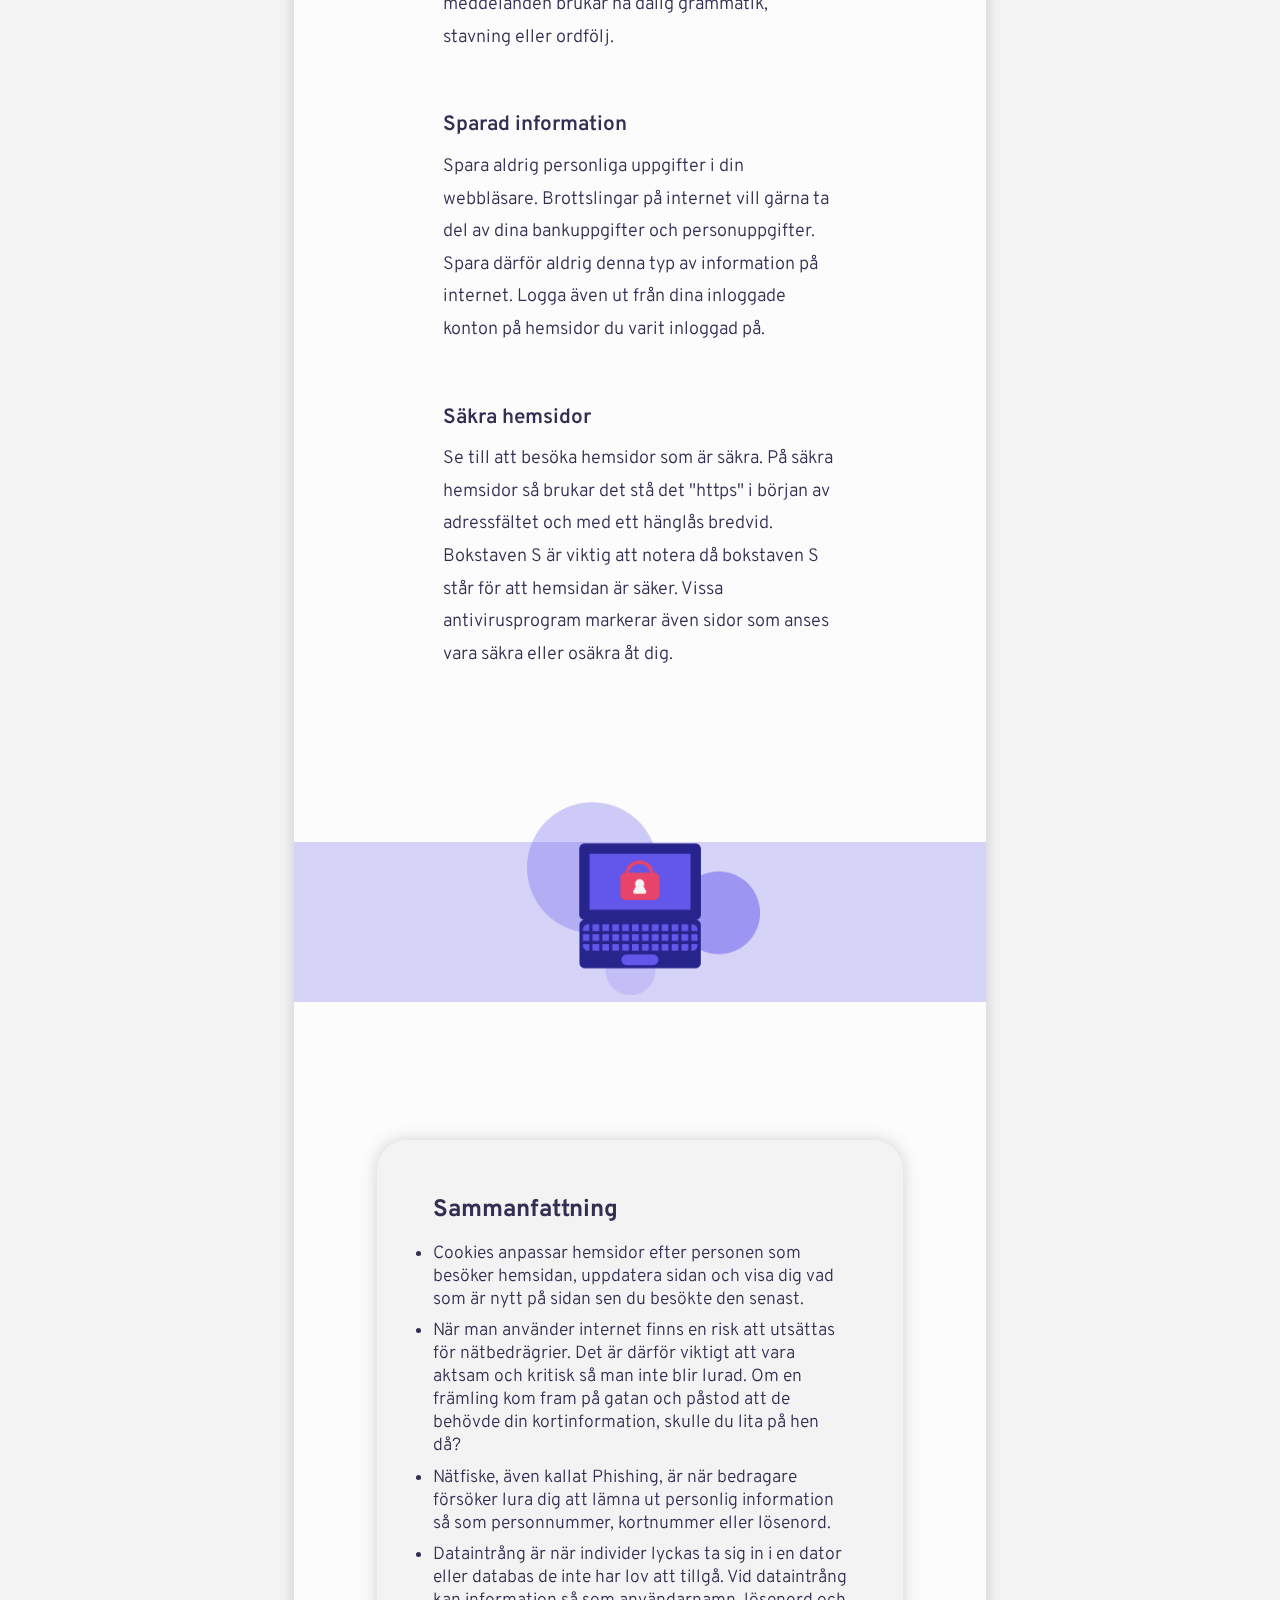
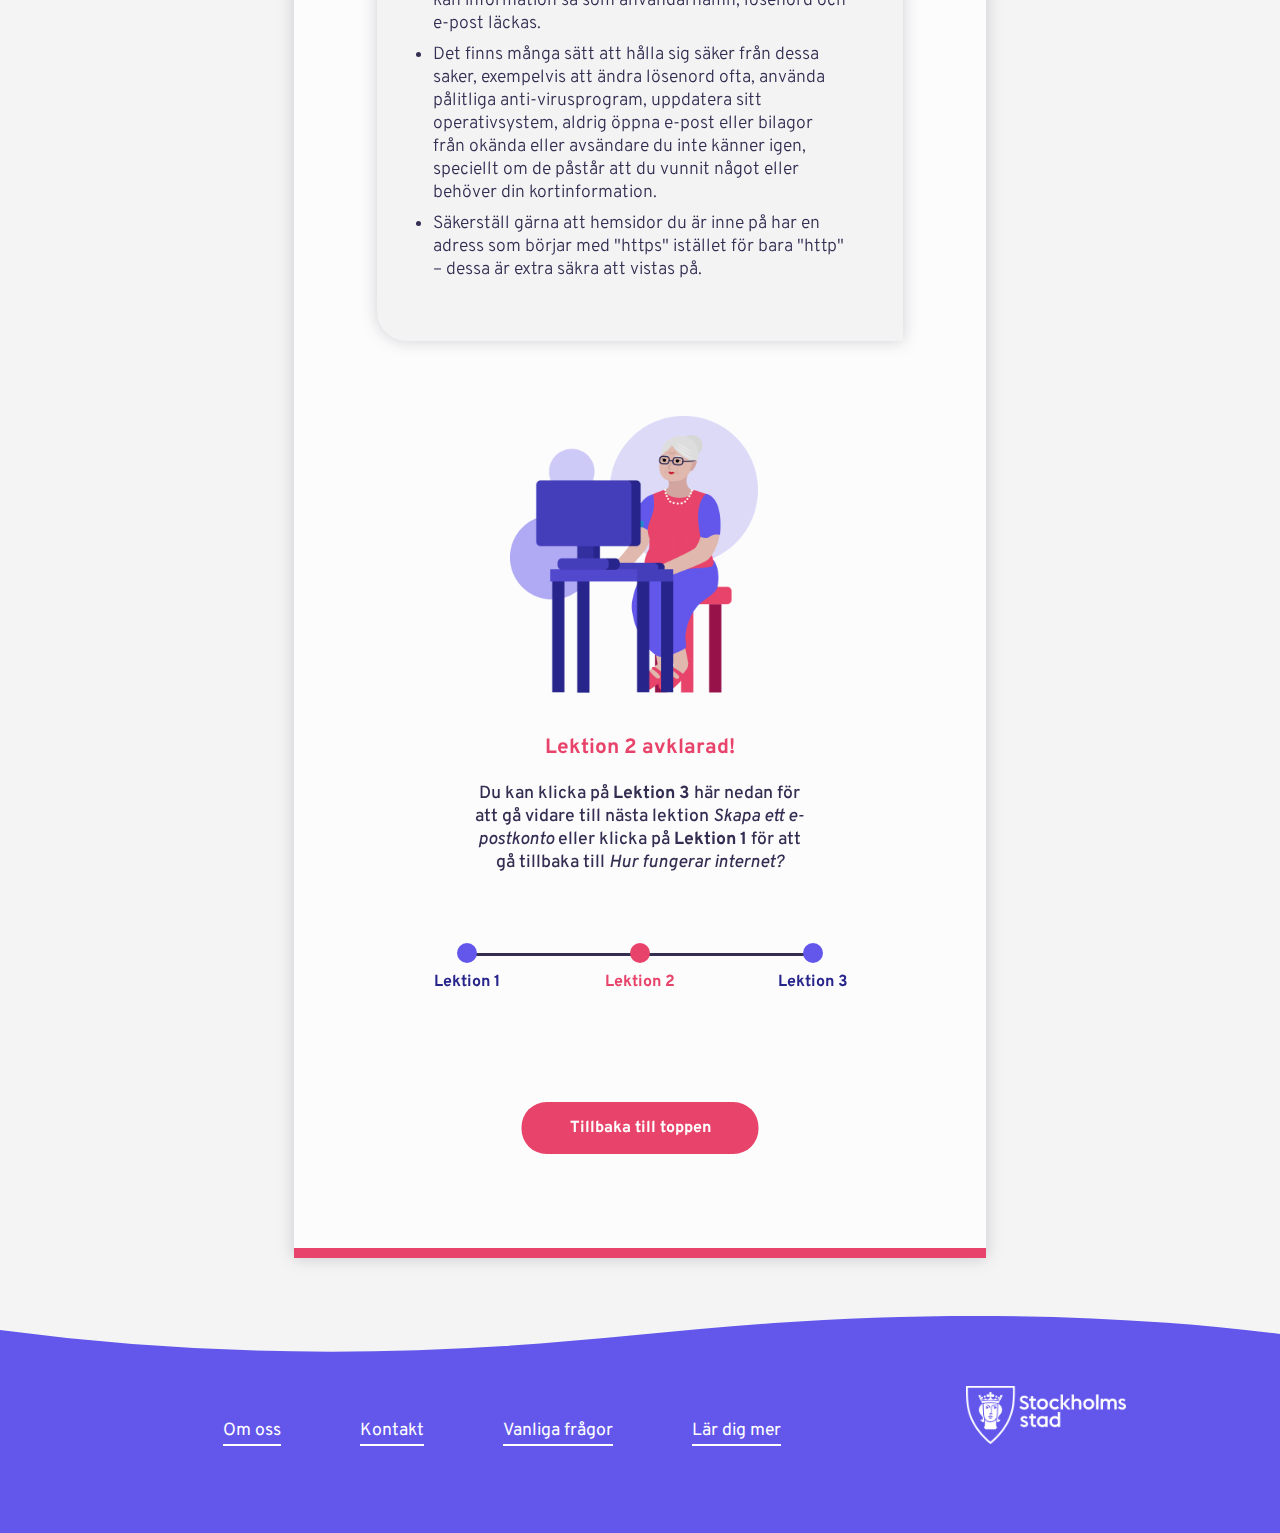
<file: lektion-2.html>
<!DOCTYPE html>
<html>
  <head>
    <meta name="viewport" content="width=device-width, initial-scale=1.0">
    <link rel="stylesheet" href="style.css"><meta charset="utf-8">
    <link rel="stylesheet" href="https://cdnjs.cloudflare.com/ajax/libs/font-awesome/5.15.3/css/all.min.css" integrity="sha512-iBBXm8fW90+nuLcSKlbmrPcLa0OT92xO1BIsZ+ywDWZCvqsWgccV3gFoRBv0z+8dLJgyAHIhR35VZc2oM/gI1w==" crossorigin="anonymous" referrerpolicy="no-referrer" />
    <script src="script.js"></script>

    <title>Internetskolan</title>
  </head>

  <body>

  <div class="custom-shape-divider-top-1621601788">
      <svg data-name="Layer 1" xmlns="http://www.w3.org/2000/svg" viewBox="0 0 1200 120" preserveAspectRatio="none">
          <path d="M321.39,56.44c58-10.79,114.16-30.13,172-41.86,82.39-16.72,168.19-17.73,250.45-.39C823.78,31,906.67,72,985.66,92.83c70.05,18.48,146.53,26.09,214.34,3V0H0V27.35A600.21,600.21,0,0,0,321.39,56.44Z" class="shape-fill"></path>
      </svg>
  </div>

<!-- LOGO + NAVBAR CONTENT-->
  <header>
    <div id="logo-navbar-row">
  <!--LOGGA-->
      <div id="column-logo">
        <a href="/internetskolan">
          <h1>Internetskolan</h1>
        </a>
      </div>
  <!-- NAVBAR HUVUDMENY -->
      <nav id="column-nav">
        <ul id="navbar-links">
          <li><a href="/internetskolan">Startsida</a></li>
          <li><a href="/internetskolan/lankar.html">Länkbank</a></li>
          <li><a href="/internetskolan/lexikon.html">Lexikon</a></li>
        </ul>
    <!-- KNAPPAR FÖR TEXTSTORLEK, LJUD & SPRÅK -->
    <ul id="navbar-accessability">
      <li id="accessability-1"><i class="fas fa-align-left"></i> Textstorlek</li>
      <li id="accessability-2"><i class="fas fa-volume-up"></i> Lyssna</li>
      <li id="accessability-3"><i class="fas fa-globe"></i> Språk</li>
    </ul>
  </nav>
      

    </div>
  </header>


<!-- MAIN PAGE CONTENT -->
<main class="lektion-content">

  <section class="hero-container">
    <div id="link-tree">
      <ul>
        <li><a href="/internetskolan" id="tillbaka"><i class="fas fa-arrow-left"></i>Tillbaka</a></li>
        <li><div class="line"></div></li>
        <li><a href="/internetskolan">Startsida<i class="fas fa-arrow-right"></i></a></li>
        <li><h5>Lektion 2</h5></li>
      </ul>
    </div>

  <div class="lektion-info-container">
    <h3>Lektion 2</h3>
    <h1>Faror på internet</h1>
    <h2>I den här lektionen får du lära dig om:
      <div class="lektion-info-lessonlinks">
        <a href="#lektion-del-1" name="punkt-1"><i class="fas fa-arrow-right"></i>Cookies (Kakor)</a>
        <a href="#lektion-del-2" name="punkt-2"><i class="fas fa-arrow-right"></i>Nätbedrägerier</a>
        <a href="#lektion-del-3" name="punkt-3"><i class="fas fa-arrow-right"></i>Dataintrång</a>
        <a href="#lektion-del-4" name="punkt-4"><i class="fas fa-arrow-right"></i>Internetsäkerhet</a>
    </h2>
    <h2 class="instruction-text">Scrolla med musen eller tryck på
      <br>en länk här ovan för att läsa mer.</h2>
  </div>
  </div>

  <div class="lektion-info-container-remsa">
    <img class="lektion-info-img-two" src="bilder/lektion-2-bild-5.png"> 
  </div>

</section>

<!-- LEKTIONSINNEHÅLL START -->
<section class="lektion-content-container">
  
<!-- Textruta  -->
  <div class="lektion-textbox">
    <a class="lektion-del" id="lektion-del-1">
      <h3>Cookies (Kakor)</a><i class="fas fa-volume-up"></i></h3>
        <p>Om du någonsin besökt hemsidor på internet så har du säkert stött på cookies. På svenska brukar cookies kallas för kakor, internetkakor eller webbkakor. Men vad är det egentligen?</p>
          <br>
            <h4>Vad är cookies?<i class="fas fa-volume-up"></i></h4>
            <p>Cookies är små textfiler på webben som skapar och sparar information om ditt besök på en hemsida i din webbläsare. Informationen sparas endast på den tekniska enhet <em>(dator, mobil eller surfplatta)</em> som du besöker hemsidan från. På vissa hemsidor kan du få ett meddelande om att du måste acceptera Cookies för att använda sig av hemsidan. Du kan tacka nej till att använda dig av Cookies men det innebär då att du får begränsad tillgång till olika sidor och funktioner. Det är ofarligt att acceptera Cookies och de skadar inte din mobil, surfplatta eller dator om du accepterar de.</p>
          </div>


<!-- Bild med bakgrundsremsa -->
<div class="img-container-remsa">

  <div class="img-container-img">
    <img class="learning-lektionsbild" id="cookies-meddelande" src="bilder/lektion-2-bild-1.png" alt="lektion_1.png">
  </div>

</div>


  <div class="lektion-textbox">
          <br><h4>Vad används cookies till?<i class="fas fa-volume-up"></i></h4>
        <p>Cookies används för att anpassa en hemsida efter personen som besöker den. Många hemsidor använder sig av Cookies för att visa dig vad som är nytt på sidan sen du besökte den senast. Cookies sparar även nödvändig information åt dig, till exempel dina inloggningsuppgifter så du fortfarande är inloggad på hemsidan när du besöker den igen eller enkelt kan logga in igen nästa gång.</p>
</div>

<!-- Bild med bakgrundsremsa -->
  <div class="img-container">

    <div class="img-container-img">
      <img class="learning-lektionsbild" src="bilder/lektion-2-bild-2.png" alt="lektion_1.png">
    </div>

  </div>

<!-- Textruta  -->
  <div class="lektion-textbox">
    <a class="lektion-del" id="lektion-del-2"><h3>Nätbedrägerier</a><i class="fas fa-volume-up"></i></h3>
    <p>När man använder internet finns så det en risk att bli utsatt för nätbedrägerier. Nätbedrägerier kan drabba vem som helst och nästan alla som använder sig av internet har blivit utsatt för det. Nätbedrägerier är ett straffbart brott som kallas för <em>datanätsbrott</em> och därför ska du alltid kontakta polisen om du misstänker att du blivit utsatt för brott.</p>
    <p>Det finns en mängd av olika metoder som bedragarna använder sig av för att försöka lura dig. En av dom vanligaste formerna av nätbedrägeri kallas för <em>Phishing</em> (även kallad <em>Nätfiske</em> på svenska).</p>

    <h4>Phishing (Nätfiske)<i class="fas fa-volume-up"></i></h4>
      <p>Bedragarna som utför Phishing kan kontakta dig via till exempel e-post, SMS och sociala medier. I meddelandet kan de be dig att klicka på en länk eller påstå att du har vunnit pengar. De kan även be dig att skicka vidare ett meddelande, besöka en hemsida, köpa saker eller dela med dig av personliga uppgifter såsom personnummer och kontouppgifter.</p>
        
        <p>Om bedragarna skickar länkar till dig som du sedan klickar på kan din dator, surfplatta eller mobil bli infekterad av en skadlig kod som ger bedragarna möjlighet att hitta din personliga information. Denna typ av information kan vara användarnamn, lösenord eller bankkontonummer.</p>
        
        <p>Ibland kan dessa meddelanden se väldigt trovärdiga ut och bedragarna kan låtsas utge sig för att vara någon som de inte är. De kan låtsas vara din bank, en statlig myndighet eller ett känt företag.</p>
  </div>


  <!-- Bild utan bakgrundsremsa -->
<div class="img-container">

  <div class="img-container-img">
    <img class="learning-lektionsbild red-border" src="bilder/lektion-2-phishing-2.png" alt="lektion_1.png">
  </div>

</div>

  <!-- Textruta -->
  <div class="lektion-textbox">
      <h4>Vad kan du göra för att undvika phishing?<i class="fas fa-volume-up"></i></h4>
        <p>För att undvika Phishing är det bra att du lär dig vad det är och hur det kan se ut. På polisens hemsida kan du läsa mer om aktuella bedrägerimetoder. Många gånger hamnar även Phishing-meddelanden i din e-posts skräppost. Det är ingen fara att låta meddelandet ligga där så länge som du inte klickar på någon länk eller svarar på meddelandet. Om du får e-post som du inte förväntat dig av en bank, myndighet eller företag är det bra om du kontaktar de via deras officiella kontaktuppgifter för att säkerställa att meddelandet du fått är säkert eller inte. Undvik även att trycka på annonser från företag som dyker upp på hemsidor som du besöker. Ge inte heller ut personlig information om dig själv om du inte med säkerhet vet vad det gäller.        
        </p>      
  </div>

<!-- Bild med bakgrundsremsa -->
<div class="img-container-remsa">

  <div class="img-container-img">
    <img class="learning-lektionsbild" src="bilder/lektion-2-bild-4.png" alt="lektion_1.png">
  </div>

</div>

<!-- Textruta  -->
<div class="lektion-textbox">
  <a class="lektion-del" id="lektion-del-3">
    <h3>Dataintrång</a><i class="fas fa-volume-up"></i></h3>
      <p>Dataintrång är ett ytterligare brott som du kan bli utsatt för på internet. Dataintrång innebär att någon olovligen och olagligt försöker tränga in sig i din dator för att få tag på information om dig. De som utför dataintrång kan försöka få tag på filer i din dator eller personlig information såsom bankinformation, personuppgifter eller inloggningsuppgifter.</p>

        <p>Den vanligaste typen av information som brukar läcka ut vid ett dataintrång är privatpersoners användarnamn och lösenord till olika hemsidor. Dataintrång är ett straffbart brott som kan leda till böter eller fängelse upp till två år. Om du blivit utsatt för ett dataintrång kan du anmäla brottet till polisen.</p>
        <br>
        <h4>Hur kan du skydda dig mot dataintrång?<i class="fas fa-volume-up"></i></h4>
        <p>Det du kan göra för att minska risken till att bli utsatt för ett dataintrång är att:
          <ul>
            <li>Endast använda dig av hemsidor som klassas som säkra.</li>
            <li>Välj säkra och starka lösenord på för dina användarkonton på internet.</li>
            <li>Spara inte dina inloggningsuppgifter på olika hemsidor, skriv istället ner dom på en lapp eller på något annat säkert ställe.</li>
            <li>Spara aldrig dina bankkontouppgifter eller personuppgifter på en dator.</li>
            <li>Se till att alltid ha den senaste uppdateringen din dator, laptop eller mobil.</li>
          </ul>
        </p>

        <h4>Om du fått e-post om att du blivit utsatt för dataintrång<i class="fas fa-volume-up"></i></h4>
        <p>Om du har fått ett e-postmeddelande där det står att du har blivit utsatt för ett dataintrång med en tillhörande länk så ska du vänta med att klicka på länken. Detta kan nämligen vara ett försök till att göra ett dataintrång. Kontrollera först om meddelandet verkar äkta och från vilket företag meddelandet kommer. Om e-postmeddelandet vill att du ska bekräfta dina uppgifter eller om texten i meddelandet har dålig grammatik är det ett försök till dataintrång. Om du fortfarande är osäker över om meddelandet är äkta så kan du via företagets officiella kontaktuppgifter kontakta de.</p>      
</div>

<!-- Bild med bakgrundsremsa -->
<div class="img-container-remsa">

  <div class="img-container-img">
    <img class="learning-lektionsbild" src="bilder/lektion-2-bild-5.png" alt="lektion_1.png">
  </div>

</div>

<!-- Textruta  -->
<div class="lektion-textbox">
  <a class="lektion-del" id="lektion-del-4"><h3>Internetsäkerhet</a><i class="fas fa-volume-up"></i></h3>
  <p>Eftersom att vi nuförtiden spenderar mycket tid på internet är det bra att veta hur du kan använda dig av internet på ett säkert sätt. Ditt beteende när du använder dig av internet är avgörande för att undvika bli utsatt för brott. Här nedan listar vi vad du kan göra för att öka din säkerhet på internet.</p>
    <h4>Uppdatera regelbundet<i class="fas fa-volume-up"></i></h4>
    <p>Uppdatera ditt operativsystem och programvara på din tekniska enhet (dator, mobil och surfplatta) regelbundet. Detta innebär att du kan ta del av de nya säkerhetsfunktionerna.
    </p>
    <h4>Anti-virusprogram<i class="fas fa-volume-up"></i></h4>
    <p>Skaffa ett anti-virusprogram som du kan installera på din dator. Du kan köpa ett anti-virusprogram hos elektronikbutikerna Elgiganten, Mediamarkt och Webhallen. <em>Norton antivirusprogram</em> är ett välkänt och säkert program som du kan köpa i butik.
    </p>
    <h4>Lösenord<i class="fas fa-volume-up"></i></h4>
    <p>Använd säkra och starka lösenord till dina användarkonton. Ju längre ett lösenord är desto säkrare är det, 8-12 tecken är en bra längd på lösenord. Säkra lösenord bör även ha en kombination av stora och små bokstäver blandat med siffror och symboler (såsom utropstecken och punkt). Ett lösenord bör även vara unikt så undvik att använda samma lösenord för olika konton. Skapa även ett lösenord som inte är för enkelt att lista ut som exempelvis ordet “lösenord”. 
    </p>
    <h4>Okända e-postmeddelanden<i class="fas fa-volume-up"></i></h4>
    <p>Öppna aldrig länkar eller bilagor som du har fått från okända avsändare. Bekräfta inte heller kontoinformation om avsändaren ber om det. Detta kan vara ett försök till dataintrång och att få tag på personlig information om dig. Det kan även innehålla något som kan skada din tekniska enhet, som till exempel ett datorvirus. Var uppmärksam på språket i meddelandet. Falska meddelanden brukar ha dålig grammatik, stavning eller ordfölj.  
    </p>
    <h4>Sparad information<i class="fas fa-volume-up"></i></h4>
    <p>Spara aldrig personliga uppgifter i din webbläsare. Brottslingar på internet vill gärna ta del av dina bankuppgifter och personuppgifter. Spara därför aldrig denna typ av information på internet. Logga även ut från dina inloggade konton på hemsidor du varit inloggad på. 
    </p>
    <h4>Säkra hemsidor<i class="fas fa-volume-up"></i></h4>
    <p>Se till att besöka hemsidor som är säkra. På säkra hemsidor så brukar det stå det "https" i början av adressfältet och med ett hänglås bredvid. Bokstaven S är viktig att notera då bokstaven S står för att hemsidan är säker. Vissa antivirusprogram markerar även sidor som anses vara säkra eller osäkra åt dig.
    </p>
</div>

<!-- Bild med bakgrundsremsa -->
<div class="img-container-remsa">

  <div class="img-container-img">
    <img class="learning-lektionsbild" src="bilder/lektion-2-bild-6.png" alt="lektion_1.png">
  </div>

</div>

<!-- Finished!  -->
<div class="textbox-strong">
  <h3>Sammanfattning <i class="fas fa-volume-up"></i></h3>
  <li>Cookies anpassar hemsidor efter personen som besöker hemsidan, uppdatera sidan och visa dig vad som är nytt på sidan sen du besökte den senast.</li>
  <li>När man använder internet  finns en risk att utsättas för nätbedrägrier. Det är därför viktigt att vara aktsam och kritisk så man inte blir lurad. Om en främling kom fram på gatan och påstod att de behövde din kortinformation, skulle du lita på hen då?</li>
  <li>Nätfiske, även kallat Phishing, är när bedragare försöker lura dig att lämna ut personlig information så som personnummer, kortnummer eller lösenord.</li>
  <li>Dataintrång är när individer lyckas ta sig in i en dator eller databas de inte har lov att tillgå. Vid dataintrång kan information så som användarnamn, lösenord och e-post läckas.</li>
  <li>Det finns många sätt att hålla sig säker från dessa saker, exempelvis att ändra lösenord ofta, använda pålitliga anti-virusprogram, uppdatera sitt operativsystem, aldrig öppna e-post eller bilagor från okända eller avsändare du inte känner igen, speciellt om de påstår att du vunnit något eller behöver din kortinformation.</li>
  <li>Säkerställ gärna att hemsidor du är inne på har en adress som börjar med "https" istället för bara "http" – dessa är extra säkra att vistas på.</li>
</p>
</div>

<!-- Bild med bakgrundsremsa -->
<div class="img-container">

  <div class="img-container-img">
    <img class="learning-lektionsbild slut-two" src="bilder/lektion-2-bild-7.png" alt="lektion_1.png">
  </div>

</div>


<!-- Tunnelbanekarta -->
<div class="tuben">
  <h3><strong>Lektion 2 avklarad!</strong></h3> 
  <p>Du kan klicka på <strong>Lektion 3</strong> här nedan för att gå vidare till nästa lektion <i>Skapa ett e-postkonto</i> eller klicka på <strong>Lektion 1</strong> för att gå tillbaka till <i>Hur fungerar internet?</i></p>
  <ul class="timeline">
    <a href="lektion-1.html"><li class="link">Lektion 1</li></a>
    <a href="lektion-2.html"><li class="link active">Lektion 2</li></a>
    <a href="lektion-3.html"><li class="link">Lektion 3</li></a>
  </ul>
</div>

<!-- Tillbaka till toppen-knapp -->
<div class="button-container">
  <button onclick="topFunction()" id="back-to-top-button" title="Tillbaka till toppen"><i class="fas fa-arrow-up"></i>Tillbaka till toppen<i class="fas fa-arrow-up"></i></button>
</div>

<!-- LEKTIONSINNEHÅLL SLUT -->
</section>

<!-- SLUT LEKTIONSCONTAINER -->
</main>


<!-- FOOTER -->
<footer>
  <!-- Waveform SVG -->
 <div class="footer-svg-container">
   <div class="custom-shape-divider-top-1621603329">
     <svg data-name="Layer 1" xmlns="http://www.w3.org/2000/svg" viewBox="0 0 1200 120" preserveAspectRatio="none">
         <path d="M985.66,92.83C906.67,72,823.78,31,743.84,14.19c-82.26-17.34-168.06-16.33-250.45.39-57.84,11.73-114,31.07-172,41.86A600.21,600.21,0,0,1,0,27.35V120H1200V95.8C1132.19,118.92,1055.71,111.31,985.66,92.83Z" class="shape-fill"></path>
     </svg>
   </div>
 </div>

 <!-- Navigationslänkar -->
  <div id=footer-navbar-row>
  <nav id="footer-nav">
    <ul>
      <li><a href="/internetskolan">Om oss</a></li>
      <li><a href="/internetskolan">Kontakt</a></li>
      <li><a href="/internetskolan">Vanliga frågor</a></li>
      <li><a href="/internetskolan">Lär dig mer</a></li>
    </ul>
   </nav>

  <div>
      <img id="sthlm-logo" src="bilder/logo_stockholmsstad.png" alt="logo_stockholmsstad"></li>
  </div>
</div>

</footer>


</body>
</html>
</file>
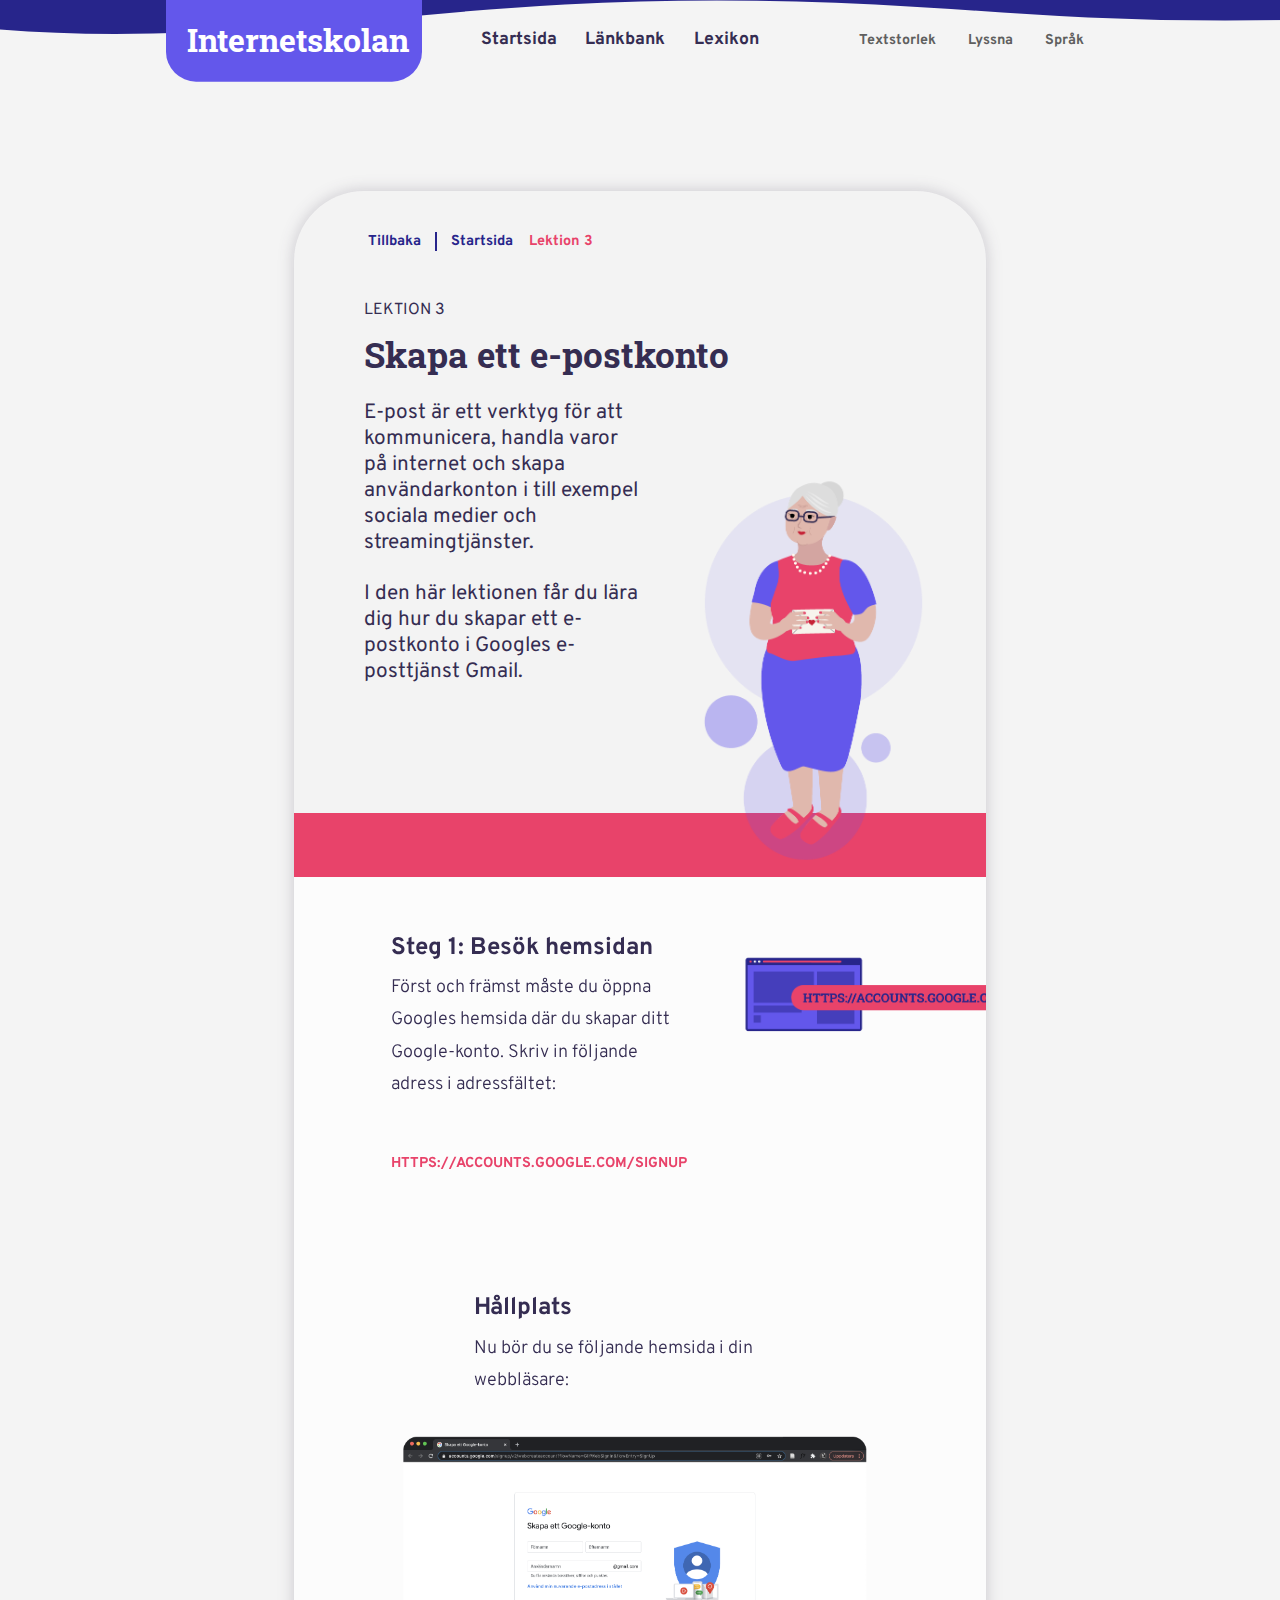
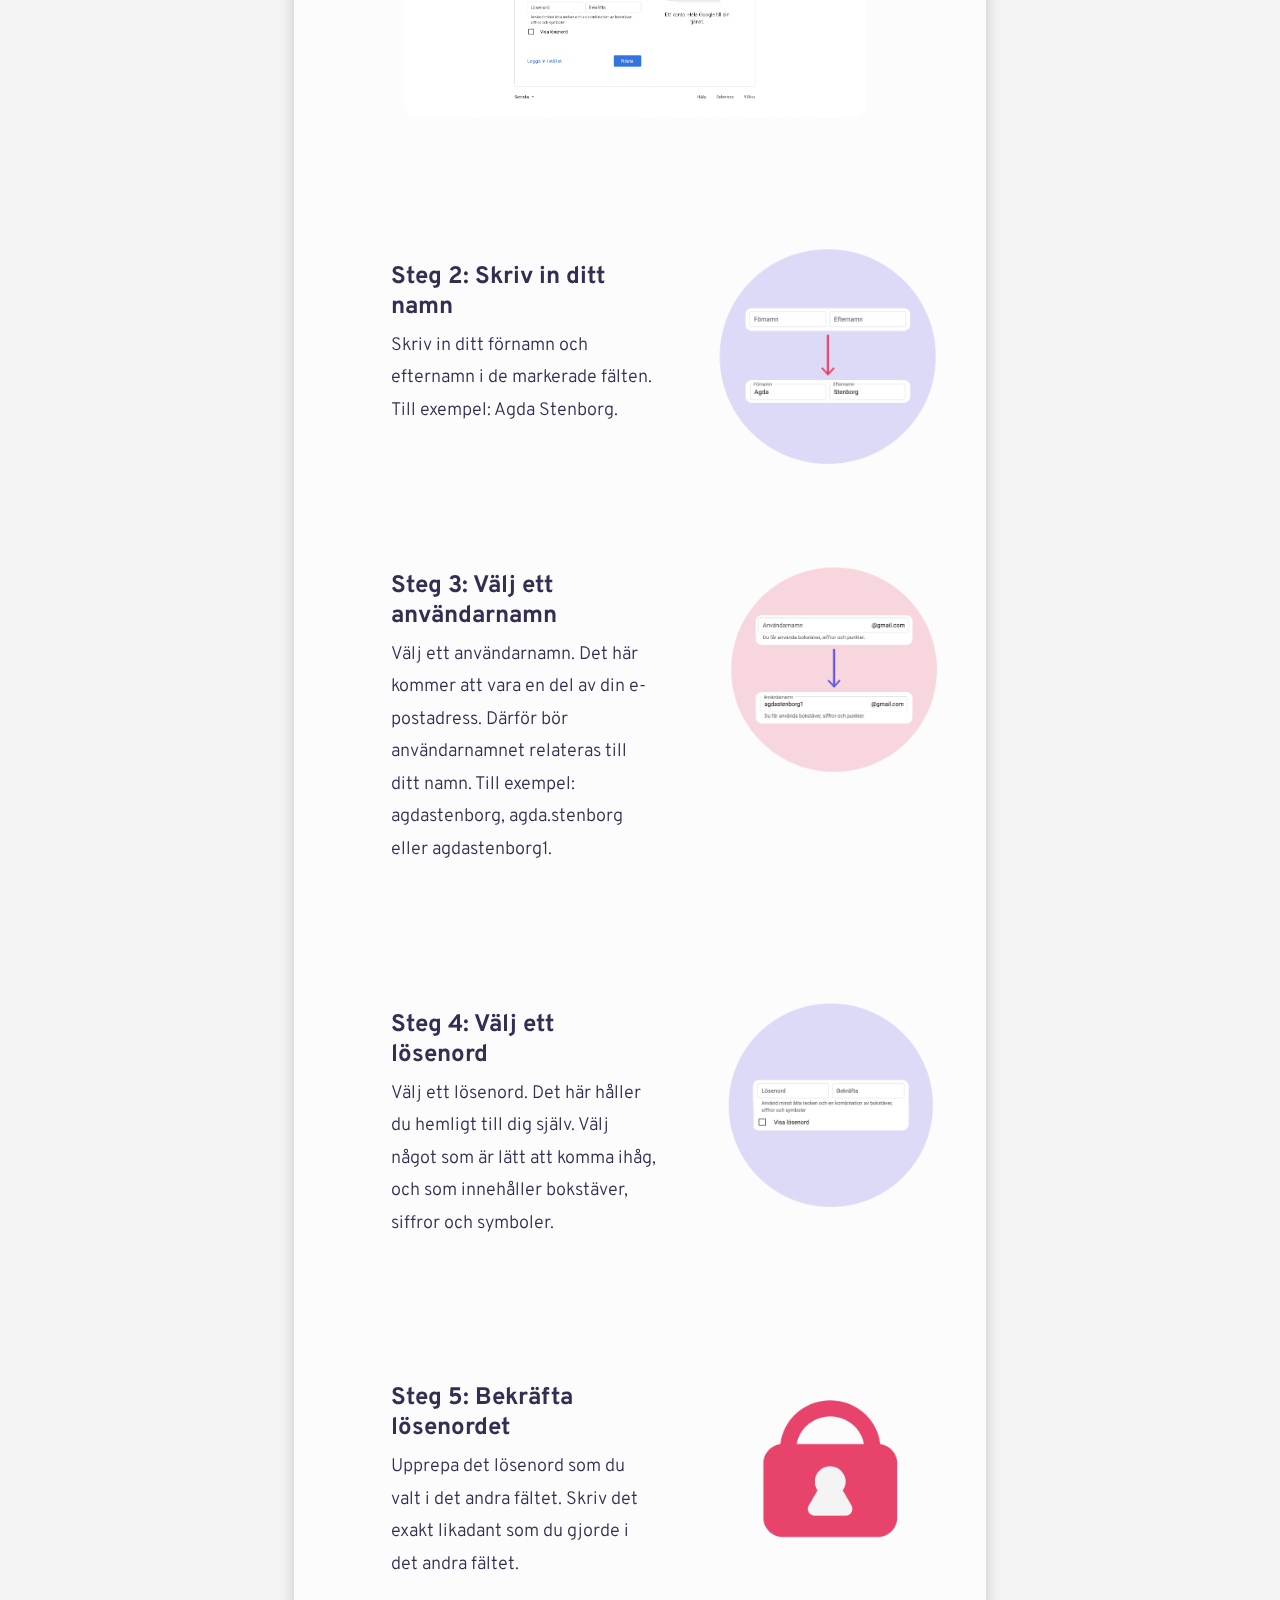
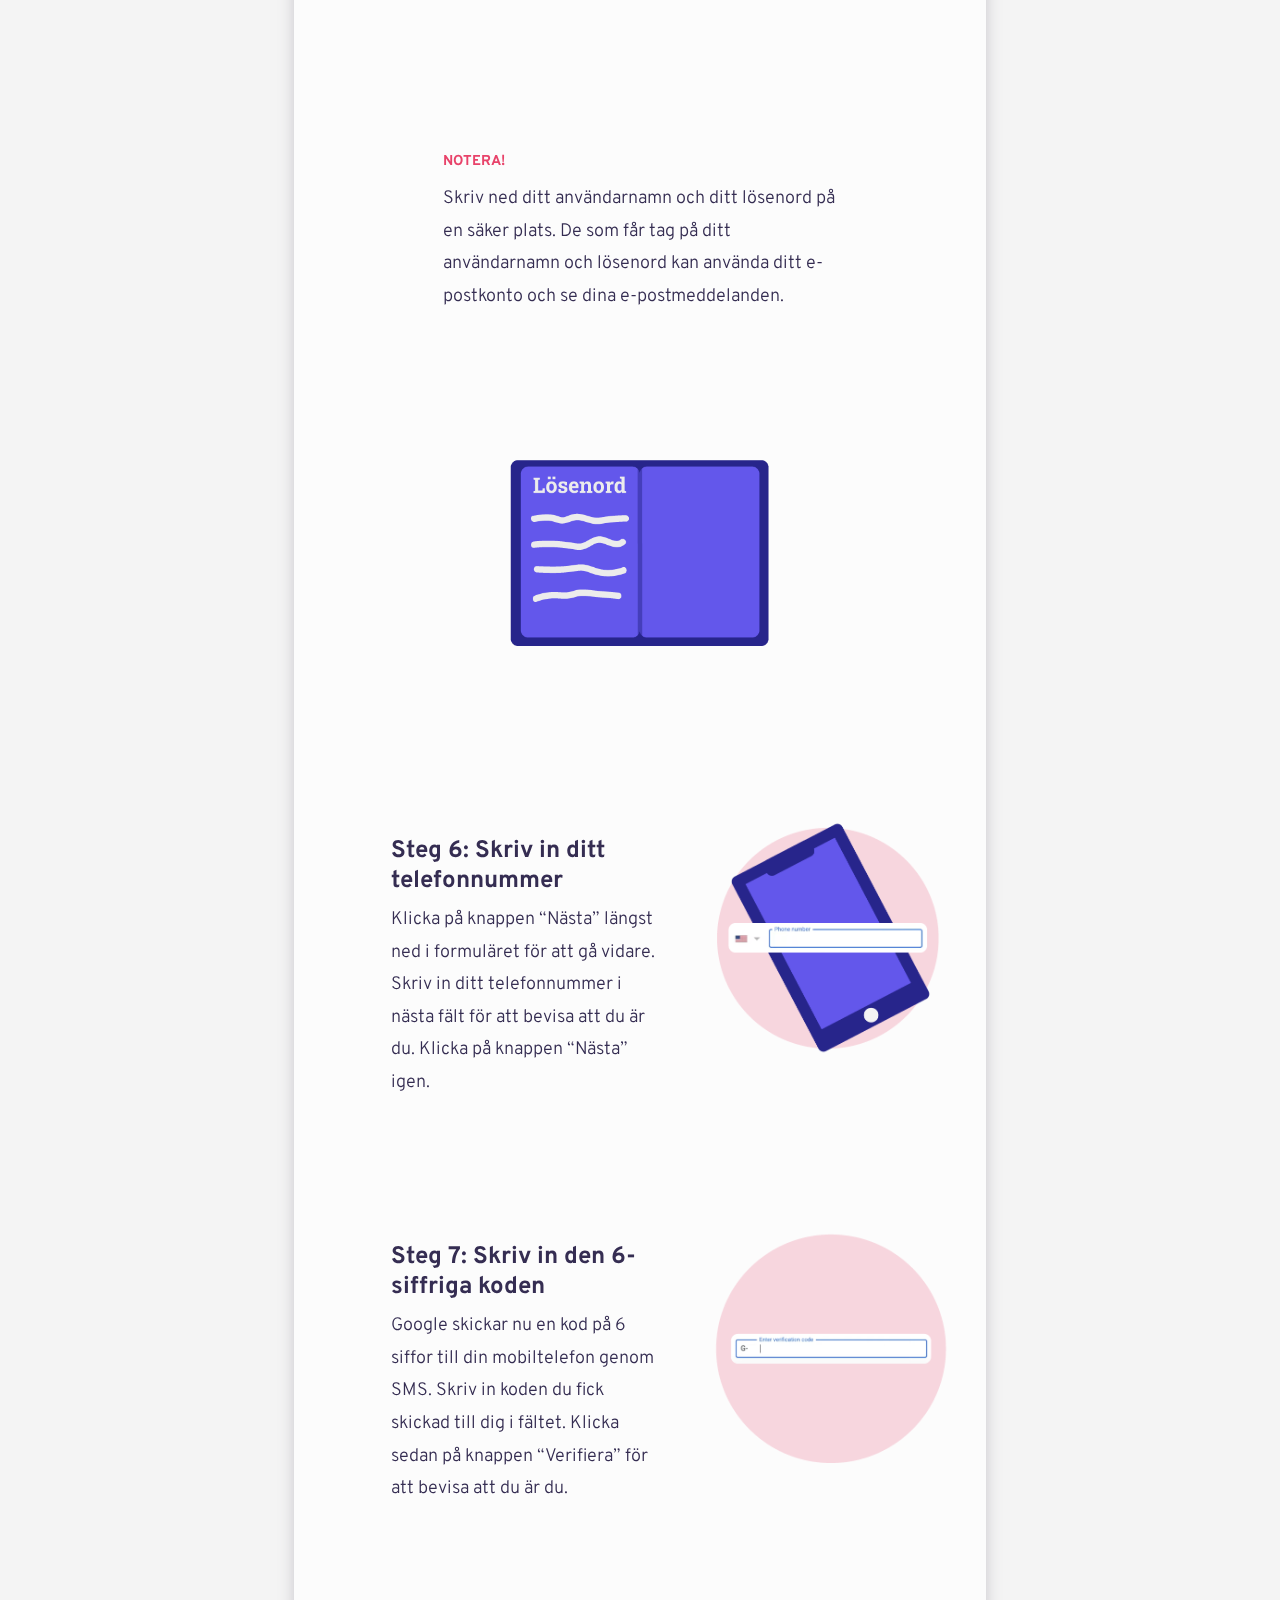
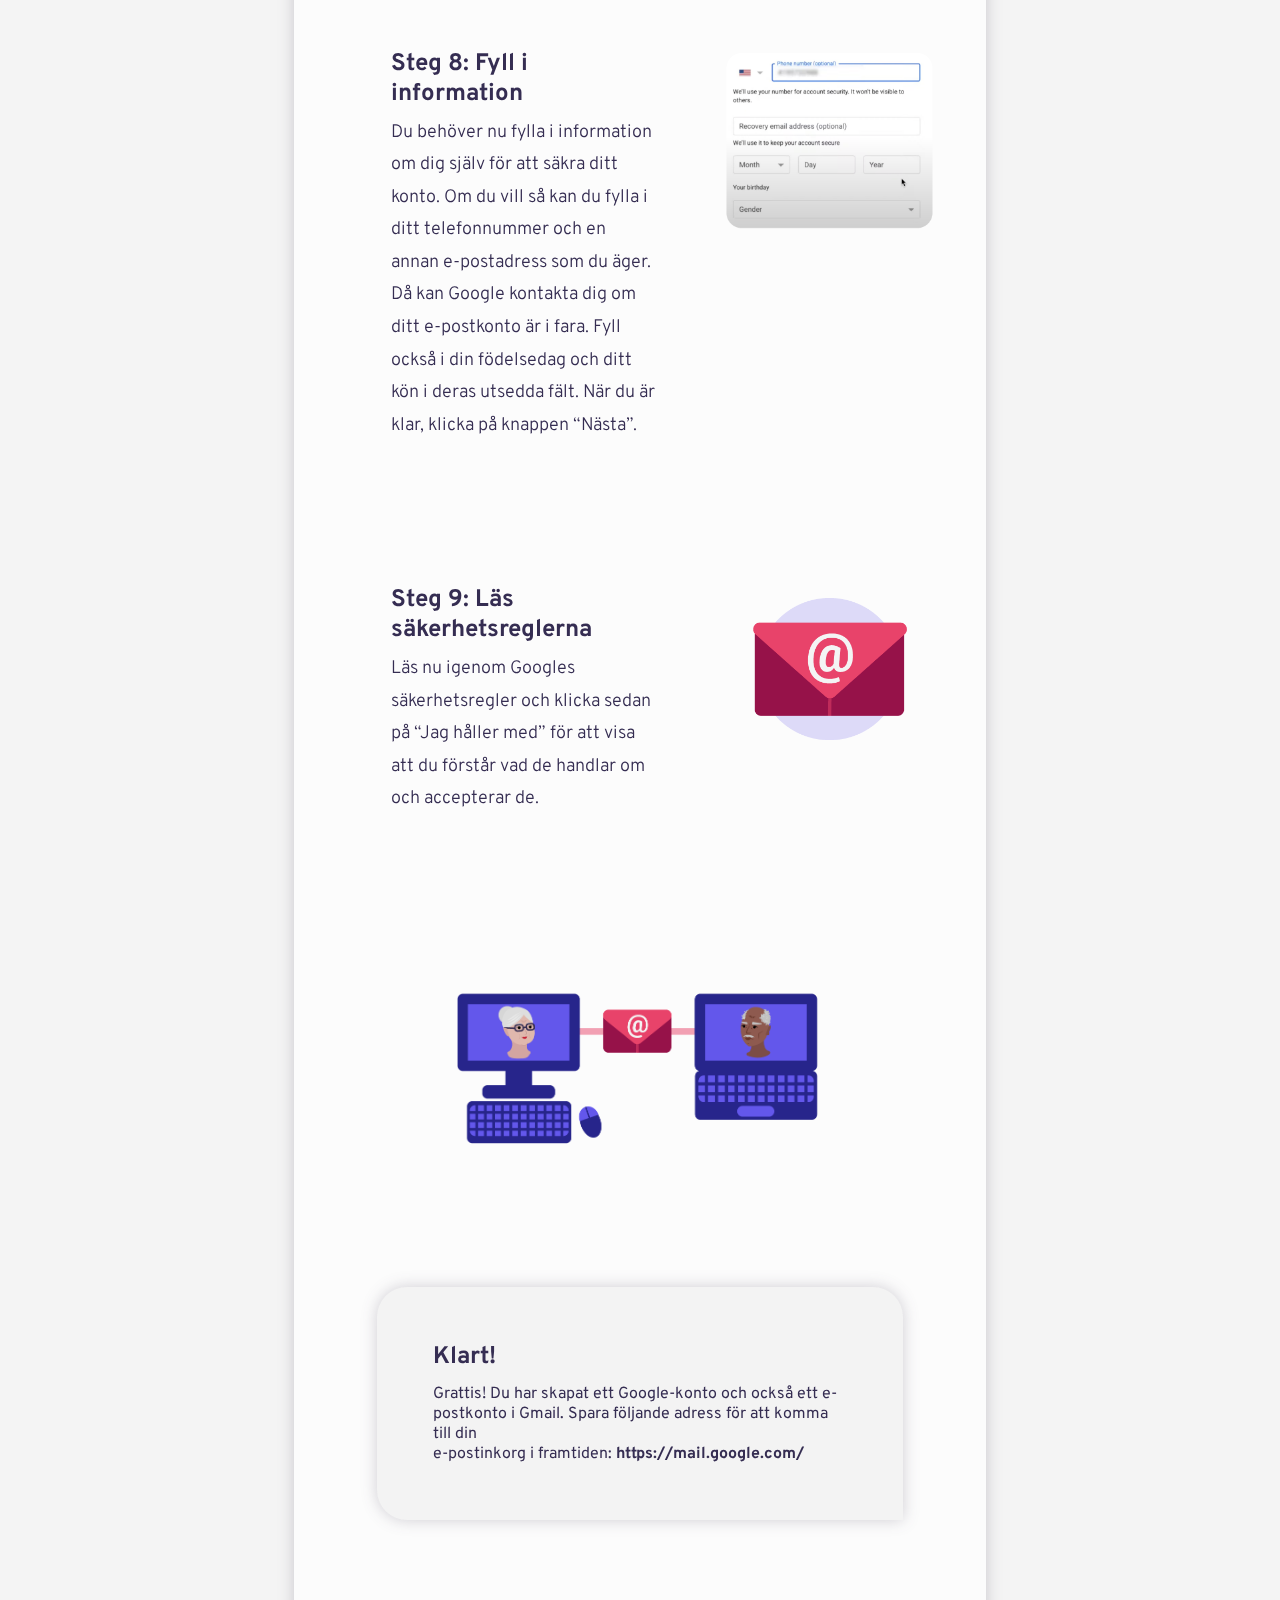
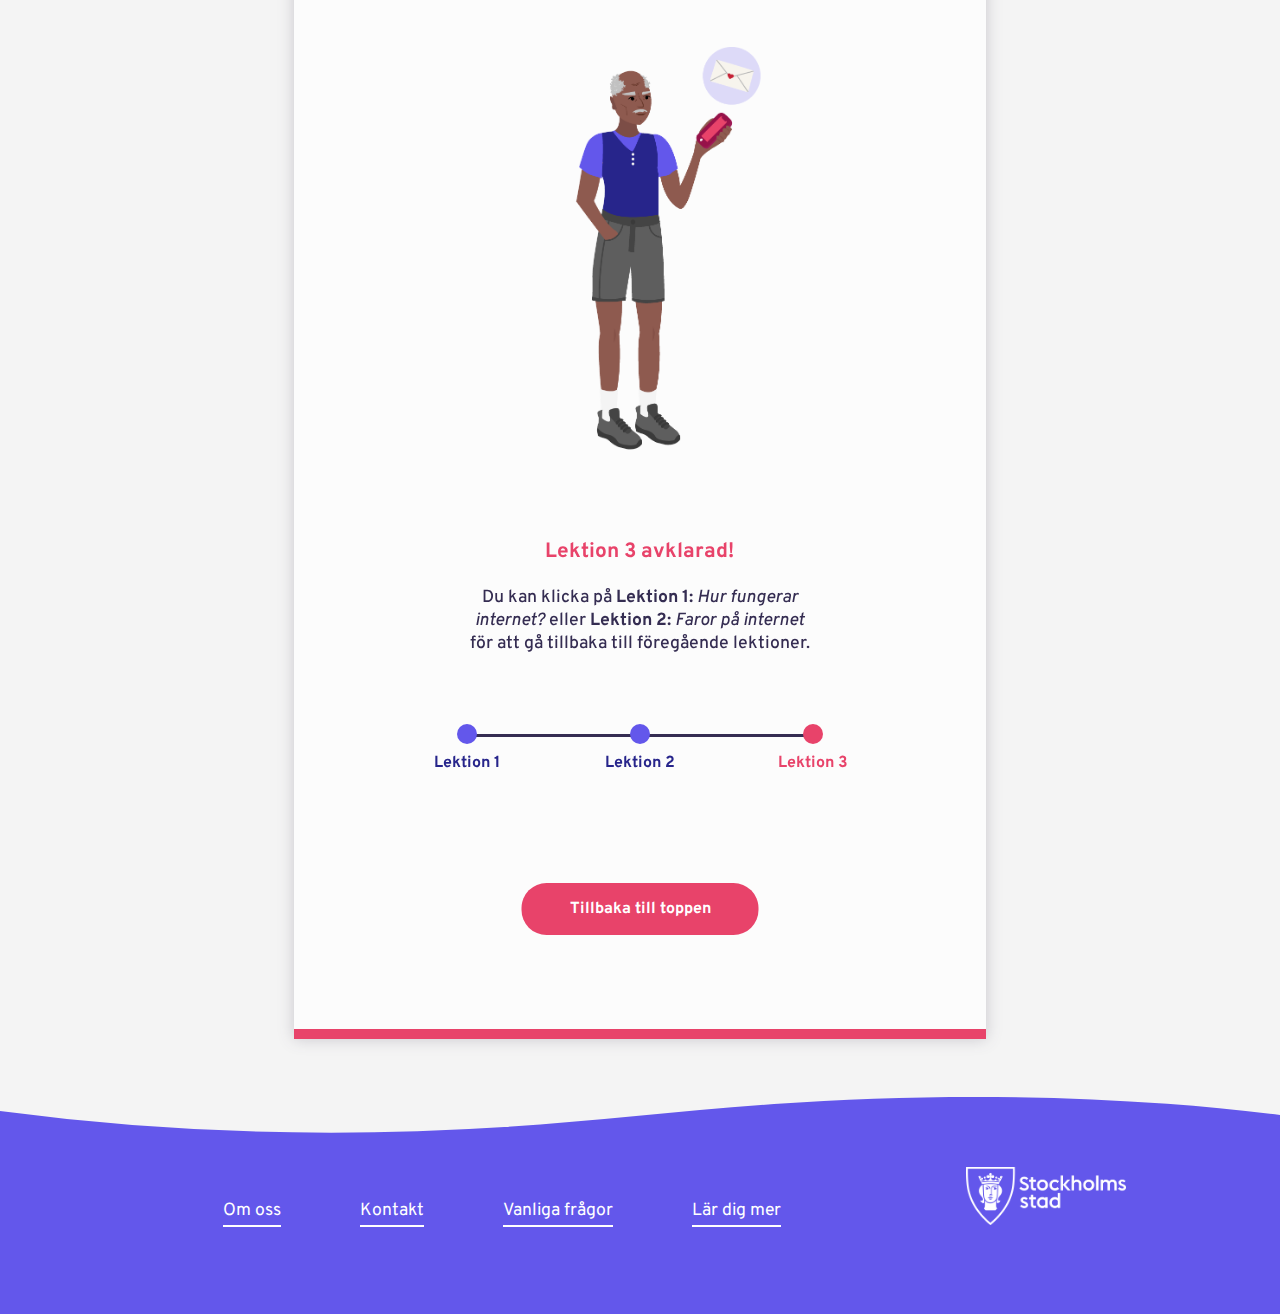
<file: lektion-3.html>
<!DOCTYPE html>
<html>
  <head>
    <meta name="viewport" content="width=device-width, initial-scale=1.0">
    <link rel="stylesheet" href="style.css"><meta charset="utf-8">
    <link rel="stylesheet" href="https://cdnjs.cloudflare.com/ajax/libs/font-awesome/5.15.3/css/all.min.css" integrity="sha512-iBBXm8fW90+nuLcSKlbmrPcLa0OT92xO1BIsZ+ywDWZCvqsWgccV3gFoRBv0z+8dLJgyAHIhR35VZc2oM/gI1w==" crossorigin="anonymous" referrerpolicy="no-referrer" />
    <script src="script.js"></script>

    <title>Internetskolan</title>
  </head>

  <body>

  <div class="custom-shape-divider-top-1621601788">
      <svg data-name="Layer 1" xmlns="http://www.w3.org/2000/svg" viewBox="0 0 1200 120" preserveAspectRatio="none">
          <path d="M321.39,56.44c58-10.79,114.16-30.13,172-41.86,82.39-16.72,168.19-17.73,250.45-.39C823.78,31,906.67,72,985.66,92.83c70.05,18.48,146.53,26.09,214.34,3V0H0V27.35A600.21,600.21,0,0,0,321.39,56.44Z" class="shape-fill"></path>
      </svg>
  </div>

<!-- LOGO + NAVBAR CONTENT-->
  <header>
    <div id="logo-navbar-row">
  <!--LOGGA-->
      <div id="column-logo">
        <a href="/internetskolan">
          <h1>Internetskolan</h1>
        </a>
      </div>
  <!-- NAVBAR HUVUDMENY -->
      <nav id="column-nav">
        <ul id="navbar-links">
          <li><a href="/internetskolan">Startsida</a></li>
          <li><a href="/internetskolan/lankar.html">Länkbank</a></li>
          <li><a href="/internetskolan/lexikon.html">Lexikon</a></li>
        </ul>
    <!-- KNAPPAR FÖR TEXTSTORLEK, LJUD & SPRÅK -->
    <ul id="navbar-accessability">
      <li id="accessability-1"><i class="fas fa-align-left"></i> Textstorlek</li>
      <li id="accessability-2"><i class="fas fa-volume-up"></i> Lyssna</li>
      <li id="accessability-3"><i class="fas fa-globe"></i> Språk</li>
    </ul>
  </nav>
      

    </div>
  </header>


<!-- MAIN PAGE CONTENT -->
<main class="lektion-content">

  <section class="hero-container">
  <div id="link-tree">
    <ul>
      <li><a href="/internetskolan" id="tillbaka"><i class="fas fa-arrow-left"></i>Tillbaka</a></li>
      <li><div class="line"></div></li>
      <li><a href="/internetskolan">Startsida<i class="fas fa-arrow-right"></i></a></li>
      <li><h5>Lektion 3</h5></li>
    </ul>
  </div>

  <div class="lektion-info-container">
    <h3>Lektion 3</h3>
    <h1>Skapa ett e-postkonto</h1>
    <h2>E-post är ett verktyg för att kommunicera, handla varor på internet och skapa användarkonton i till exempel sociala medier och streamingtjänster.</h2>
    <br><h2>I den här lektionen får du lära dig hur du skapar ett e-postkonto i Googles e-posttjänst Gmail.</h2>
  </div>

  <div class="lektion-info-container-remsa">
    <img class="lektion-info-img-three" src="bilder/lektion-3-front.png"> 
  </div>

</section>

<!-- LEKTIONSINNEHÅLL START -->
<section class="howto-content-container">
  
<!-- Kolumnrad #1  -->
<div class="blurb-container">
  <div class="howto-column-row">

    <div class="howto-textbox-column-1">
        <h3>Steg 1: Besök hemsidan<i class="fas fa-volume-up"></i></h3>
        <p>Först och främst måste du öppna Googles hemsida där du skapar ditt Google-konto. Skriv in följande adress i adressfältet:</p>
          <br>
          <strong>https://accounts.google.com/SignUp</strong>
    </div>

    <div class="howto-textbox-column-2">
      <img class="howto-lektionsbild"  id="howto-1" src="bilder/lektion-3-howto-1.png" alt="lektion_1.png">
    </div>
    
  </div>
</div>


<!-- Hållplats  -->
<div class="blurb-container">
  <div class="howto-textbox">
      <h3>Hållplats<i class="fas fa-volume-up"></i></h3>
      <p>Nu bör du se följande hemsida i din webbläsare:</p>
    
    
      <img class="howto-lektionsbild" id="howto-2" src="bilder/lektion-3-howto-2.png" alt="lektion_1.png">
      </div>
  </div>
</div>


<!-- Kolumnrad #2  -->
<div class="blurb-container">
  <div class="howto-column-row">

    <div class="howto-textbox-column-1">
        <h3>Steg 2: Skriv in ditt <br>namn<i class="fas fa-volume-up"></i></h3>
        <p>Skriv in ditt förnamn och efternamn i de markerade fälten. Till exempel: Agda Stenborg.</p>
    </div>

    <div class="howto-textbox-column-2">
      <img class="howto-lektionsbild"  id="howto-3" src="bilder/lektion-3-howto-3.png" alt="lektion_1.png">
    </div>
    
  </div>
</div>

<!-- Kolumnrad #3  -->
<div class="blurb-container">
  <div class="howto-column-row">

    <div class="howto-textbox-column-1">
        <h3>Steg 3: Välj ett användarnamn<i class="fas fa-volume-up"></i></h3>
        <p>Välj ett användarnamn. Det här kommer att vara en del av din e-postadress. Därför bör användarnamnet relateras till ditt namn. Till exempel: agdastenborg, agda.stenborg eller agdastenborg1.</p>
    </div>

    <div class="howto-textbox-column-2">
      <img class="howto-lektionsbild"  id="howto-3" src="bilder/lektion-3-howto-4.png" alt="lektion_1.png">
    </div>
    
  </div>
</div>


<!-- Kolumnrad #4  -->
<div class="blurb-container">
  <div class="howto-column-row">

    <div class="howto-textbox-column-1">
        <h3>Steg 4: Välj ett lösenord<i class="fas fa-volume-up"></i></h3>
        <p>Välj ett lösenord. Det här håller du hemligt till dig själv. Välj något som är lätt att komma ihåg, och som innehåller bokstäver, siffror och symboler.</p>
    </div>

    <div class="howto-textbox-column-2">
      <img class="howto-lektionsbild"  id="howto-3" src="bilder/lektion-3-howto-5.png" alt="lektion_1.png">
    </div>
    
  </div>
</div>


<!-- Kolumnrad #5  -->
<div class="blurb-container">
  <div class="howto-column-row">

    <div class="howto-textbox-column-1">
        <h3>Steg 5: Bekräfta lösenordet<i class="fas fa-volume-up"></i></h3>
        <p>Upprepa det lösenord som du valt i det andra fältet. Skriv det exakt likadant som du gjorde i det andra fältet.</p>
    </div>

    <div class="howto-textbox-column-2">
      <img class="howto-lektionsbild"  id="howto-3" src="bilder/lektion-3-howto-6.png" alt="lektion_1.png">
    </div>
    
  </div>
</div>

  <!-- Textruta -->
  <div class="lektion-textbox">
    <strong>NOTERA!</strong>
    <p>Skriv ned ditt användarnamn och ditt lösenord på en säker plats. De som får tag på ditt användarnamn och lösenord kan använda ditt e-postkonto och se dina e-postmeddelanden.</p>
</div> 

  <!-- Bild utan bakgrundsremsa -->
  <div class="img-container">

    <div class="img-container-img">
      <img class="learning-lektionsbild" id="howto-4" src="bilder/lektion-3-howto-10.png" alt="lektion_1.png">
    </div>
  
  </div>
  

<!-- Kolumnrad #6  -->
<div class="blurb-container">
  <div class="howto-column-row">

    <div class="howto-textbox-column-1">
        <h3>Steg 6: Skriv in ditt telefonnummer<i class="fas fa-volume-up"></i></h3>
        <p>Klicka på knappen “Nästa” längst ned i formuläret för att gå vidare. Skriv in ditt telefonnummer i nästa fält för att bevisa att du är du. Klicka på knappen “Nästa” igen.</p>
    </div>

    <div class="howto-textbox-column-2">
      <img class="howto-lektionsbild"  id="howto-3" src="bilder/lektion-3-howto-7.png" alt="lektion_1.png">
    </div>
    
  </div>
</div>

<!-- Kolumnrad #7  -->
<div class="blurb-container">
  <div class="howto-column-row">

    <div class="howto-textbox-column-1">
        <h3>Steg 7: Skriv in den 6-siffriga koden<i class="fas fa-volume-up"></i></h3>
        <p>Google skickar nu en kod på 6 siffor till din mobiltelefon genom SMS. Skriv in koden du fick skickad till dig i fältet. Klicka sedan på knappen “Verifiera” för att bevisa att du är du.</p>
    </div>

    <div class="howto-textbox-column-2">
      <img class="howto-lektionsbild"  id="howto-3" src="bilder/lektion-3-howto-8.png" alt="lektion_1.png">
    </div>
    
  </div>
</div>

<!-- Kolumnrad #8  -->
<div class="blurb-container">
  <div class="howto-column-row">

    <div class="howto-textbox-column-1">
        <h3>Steg 8: Fyll i information<i class="fas fa-volume-up"></i></h3>
        <p>Du behöver nu fylla i information om dig själv för att säkra ditt konto. Om du vill så kan du fylla i ditt telefonnummer och en annan e-postadress som du äger. Då kan Google kontakta dig om ditt e-postkonto är i fara. Fyll också i din födelsedag och ditt kön i deras utsedda fält. När du är klar, klicka på knappen “Nästa”.
        </p>
    </div>

    <div class="howto-textbox-column-2">
      <img class="howto-lektionsbild"  id="howto-3" src="bilder/lektion-3-howto-9.png" alt="lektion_1.png">
    </div>
    
  </div>
</div>

<!-- Kolumnrad #9  -->
<div class="blurb-container">
  <div class="howto-column-row">

    <div class="howto-textbox-column-1">
        <h3>Steg 9: Läs säkerhetsreglerna<i class="fas fa-volume-up"></i></h3>
        <p>Läs nu igenom Googles säkerhetsregler och klicka sedan på “Jag håller med” för att visa att du förstår vad de handlar om och accepterar de.
        </p>
    </div>

    <div class="howto-textbox-column-2">
      <img class="howto-lektionsbild"  id="howto-5" src="bilder/lektion-3-bild-2.png" alt="lektion_1.png">
    </div>
    
  </div>
</div>

  <!-- Bild utan bakgrundsremsa -->
  <div class="img-container">

    <div class="img-container-img">
      <img class="learning-lektionsbild" id="howto-6" src="bilder/lektion-3-bild-1.png" alt="lektion_1.png">
    </div>
  
  </div>

<!-- Finished!  -->
  <div class="textbox-strong">
    <h3>Klart!<i class="fas fa-volume-up"></i></h3>
    <p>Grattis! Du har skapat ett Google-konto och också ett e-postkonto i Gmail. Spara följande adress för att komma till din <br>e-postinkorg i framtiden:  <strong>https://mail.google.com/</strong></p>
    </div>
  </div>


   <!-- Bild utan bakgrundsremsa -->
   <div class="img-container">

    <div class="img-container-img">
      <img class="learning-lektionsbild" id="howto-7" src="bilder/lektion-3-bild-3.png" alt="lektion_1.png">
    </div>
  
  </div>

<!-- Tunnelbanekarta -->
<div class="tuben">
  <h3><strong>Lektion 3 avklarad!</strong></h3> 
  <p>Du kan klicka på <strong>Lektion 1:</strong> <i>Hur fungerar internet?</i> eller <strong>Lektion 2:</strong> <i>Faror på internet</i> för att gå tillbaka till föregående lektioner.</p>
  <ul class="timeline">
    <a href="lektion-1.html"><li class="link">Lektion 1</li></a>
    <a href="lektion-2.html"><li class="link">Lektion 2</li></a>
    <a href="lektion-3.html"><li class="link active">Lektion 3</li></a>
  </ul>
</div>

<!-- Tillbaka till toppen-knapp -->
<div class="button-container">
  <button onclick="topFunction()" id="back-to-top-button" title="Tillbaka till toppen"><i class="fas fa-arrow-up"></i>Tillbaka till toppen<i class="fas fa-arrow-up"></i></button>
</div>

<!-- LEKTIONSINNEHÅLL SLUT -->
</section>

<!-- SLUT LEKTIONSCONTAINER -->
</main>


<!-- FOOTER -->
<footer>
  <!-- Waveform SVG -->
 <div class="footer-svg-container">
   <div class="custom-shape-divider-top-1621603329">
     <svg data-name="Layer 1" xmlns="http://www.w3.org/2000/svg" viewBox="0 0 1200 120" preserveAspectRatio="none">
         <path d="M985.66,92.83C906.67,72,823.78,31,743.84,14.19c-82.26-17.34-168.06-16.33-250.45.39-57.84,11.73-114,31.07-172,41.86A600.21,600.21,0,0,1,0,27.35V120H1200V95.8C1132.19,118.92,1055.71,111.31,985.66,92.83Z" class="shape-fill"></path>
     </svg>
   </div>
 </div>

 <!-- Navigationslänkar -->
  <div id=footer-navbar-row>
  <nav id="footer-nav">
    <ul>
      <li><a href="/internetskolan">Om oss</a></li>
      <li><a href="/internetskolan">Kontakt</a></li>
      <li><a href="/internetskolan">Vanliga frågor</a></li>
      <li><a href="/internetskolan">Lär dig mer</a></li>
    </ul>
   </nav>

  <div>
      <img id="sthlm-logo" src="bilder/logo_stockholmsstad.png" alt="logo_stockholmsstad"></li>
  </div>
</div>

</footer>


</body>
</html>
</file>
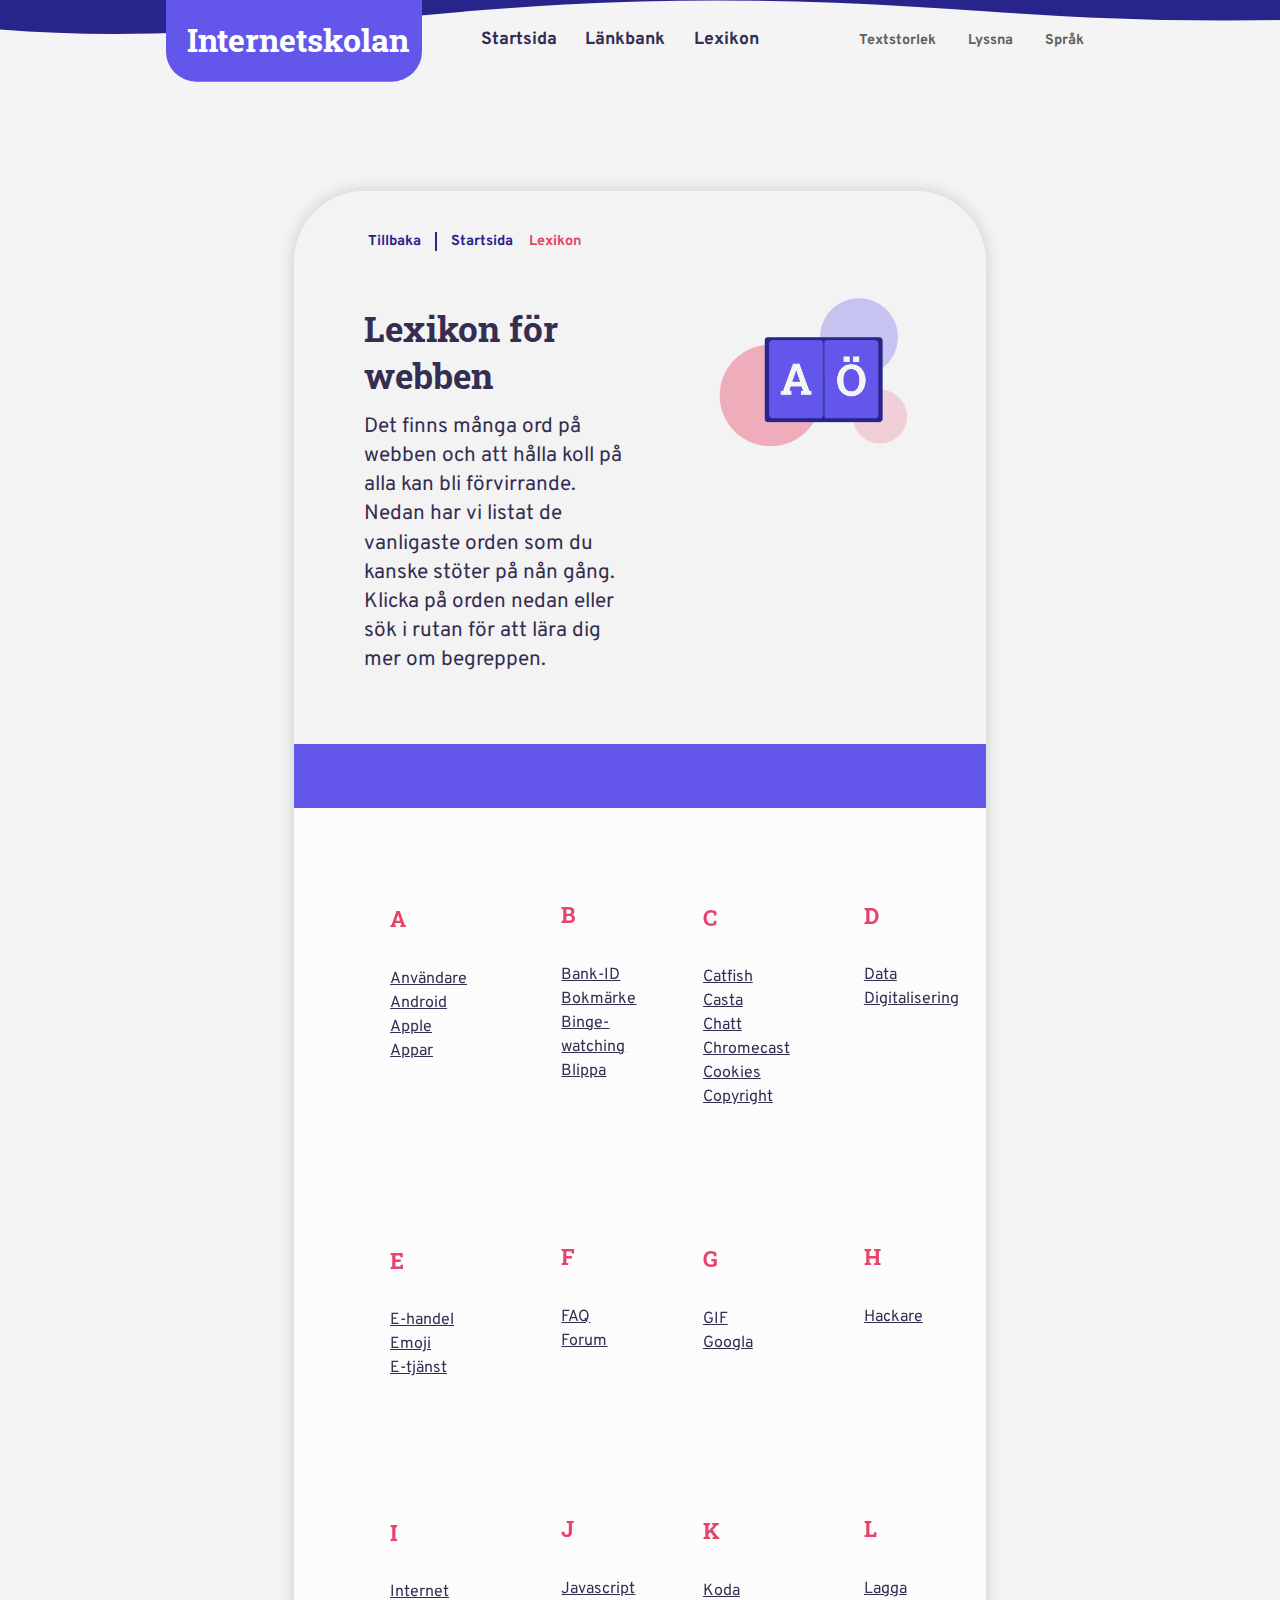
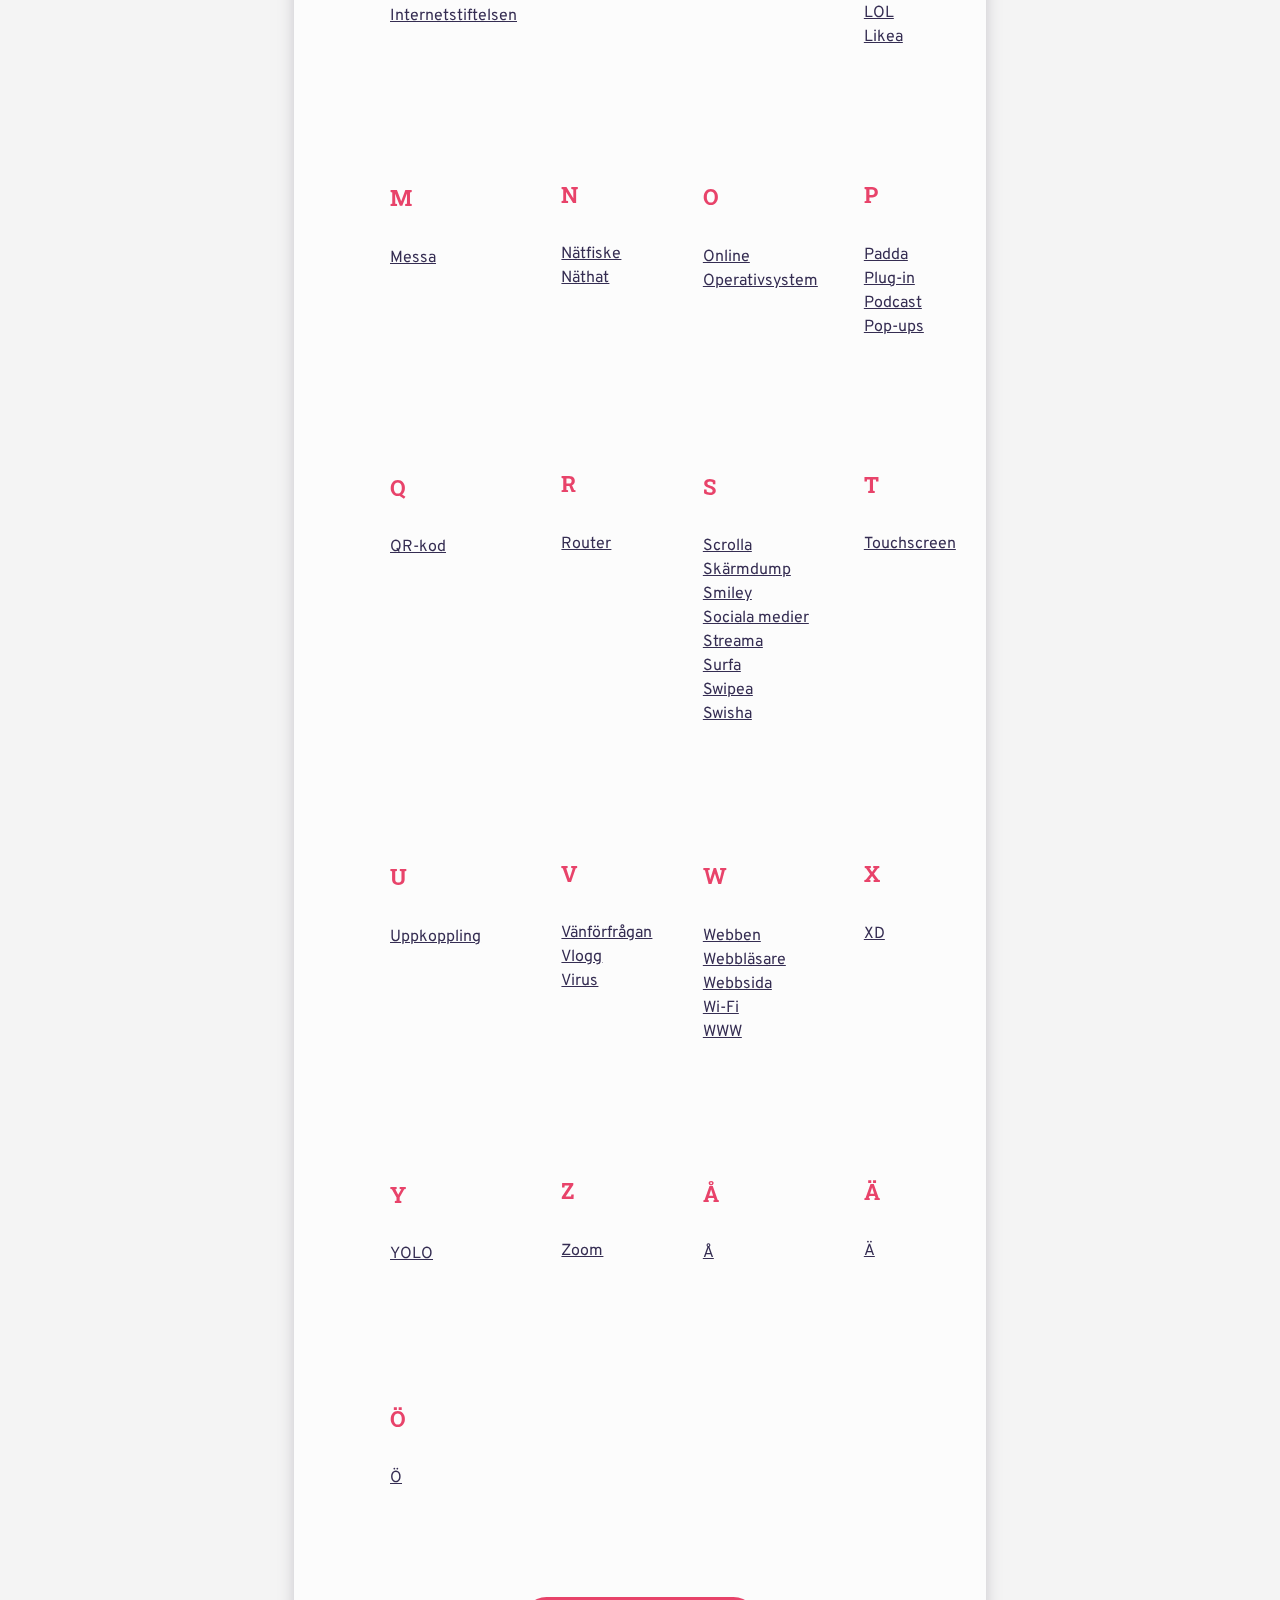
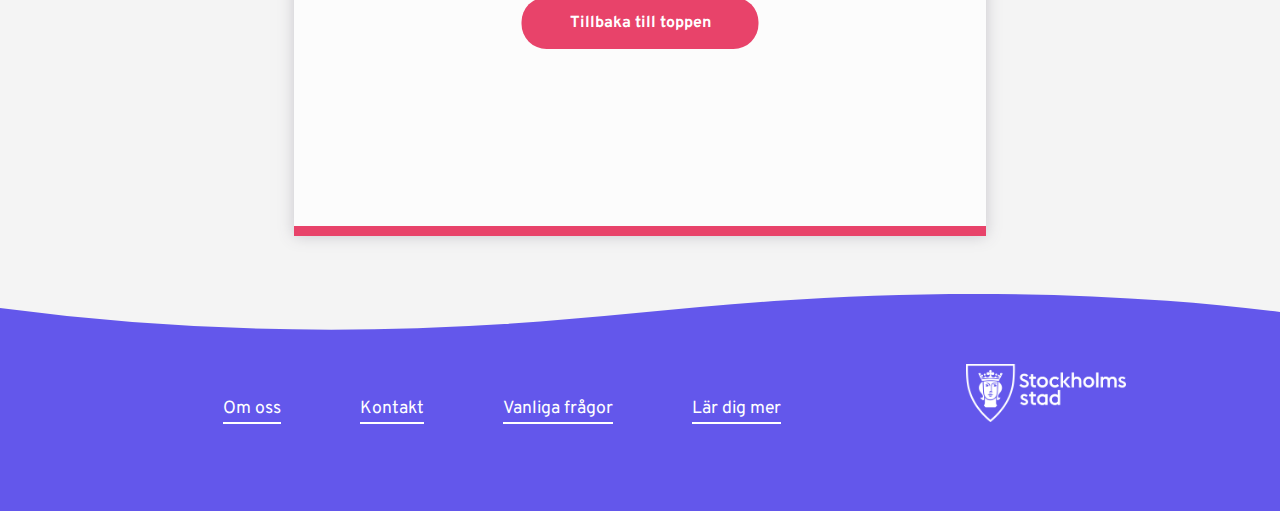
<file: lexikon.html>
<!DOCTYPE html>
<html>
  <head>
    <meta name="viewport" content="width=device-width, initial-scale=1.0">
    <link rel="stylesheet" href="style.css"><meta charset="utf-8">
    <link rel="stylesheet" href="https://cdnjs.cloudflare.com/ajax/libs/font-awesome/5.15.3/css/all.min.css" integrity="sha512-iBBXm8fW90+nuLcSKlbmrPcLa0OT92xO1BIsZ+ywDWZCvqsWgccV3gFoRBv0z+8dLJgyAHIhR35VZc2oM/gI1w==" crossorigin="anonymous" referrerpolicy="no-referrer" />
    <script src="script.js"></script>

    <title>Internetskolan</title>
  </head>

  <body>

  <div class="custom-shape-divider-top-1621601788">
      <svg data-name="Layer 1" xmlns="http://www.w3.org/2000/svg" viewBox="0 0 1200 120" preserveAspectRatio="none">
          <path d="M321.39,56.44c58-10.79,114.16-30.13,172-41.86,82.39-16.72,168.19-17.73,250.45-.39C823.78,31,906.67,72,985.66,92.83c70.05,18.48,146.53,26.09,214.34,3V0H0V27.35A600.21,600.21,0,0,0,321.39,56.44Z" class="shape-fill"></path>
      </svg>
  </div>

<!-- LOGO + NAVBAR CONTENT-->
  <header>
    <div id="logo-navbar-row">
  <!--LOGGA-->
      <div id="column-logo">
        <a href="/internetskolan">
          <h1>Internetskolan</h1>
        </a>
      </div>
  <!-- NAVBAR HUVUDMENY -->
      <nav id="column-nav">
        <ul id="navbar-links">
            <li><a href="/internetskolan">Startsida</a></li>
            <li><a href="/internetskolan/lankar.html">Länkbank</a></li>
            <li><a href="/internetskolan/lexikon.html">Lexikon</a></li>
        </ul>
    <!-- KNAPPAR FÖR TEXTSTORLEK, LJUD & SPRÅK -->
    <ul id="navbar-accessability">
        <li id="accessability-1"><i class="fas fa-align-left"></i> Textstorlek</li>
        <li id="accessability-2"><i class="fas fa-volume-up"></i> Lyssna</li>
        <li id="accessability-3"><i class="fas fa-globe"></i> Språk</li>
      </ul>
    </nav>
      

    </div>
  </header>


<!-- MAIN PAGE CONTENT -->
<main class="main-content">

  <section class="hero-container">
  <div id="link-tree">
    <ul>
      <li><a href="/internetskolan" id="tillbaka"><i class="fas fa-arrow-left"></i>Tillbaka</a></li>
      <li><div class="line"></div></li>
      <li><a href="/internetskolan">Startsida<i class="fas fa-arrow-right"></i></a></li>
      <li><h5>Lexikon</h5></li>
    </ul>
  </div>

  <div class="hero-column-row">
    <div class="hero-column-item">
        <h1>Lexikon för webben</h1>
        <h4>Det finns många ord på webben och att hålla koll på alla kan bli förvirrande. Nedan har vi listat de vanligaste orden som du kanske stöter på nån gång. Klicka på orden nedan eller sök i rutan för att lära dig mer om begreppen.</h4>
    </div>
   <div class="hero-column-item">
        <img class="info-img" src="bilder/lexikon.png">
    </div>
</div>

<div class="info-container-remsa">
    <!-- <img class="lektion-info-img" src="bilder/lektion_1.png"> --> 
  </div>
 
</section>

<!-- LEXIKON START -->
<section class="grid-container-subpage">
    
    <!-- BOKSTAVSGRID START -->
    <div class="grid-four-column"> 

        <div class="grid-four-column-item"> 
            <h3 class="bokstav">A</h3>
            <ul>
                <li class="ord"><a href="lexikon.html">Användare</a></li>
                <li class="ord"><a href="lexikon.html">Android</a></li>
                <li class="ord"><a href="lexikon.html">Apple</a></li>
                <li class="ord"><a href="lexikon.html">Appar</a></li>
            </ul>
        </div>

        <div class="grid-four-column-item"> 
            <h3 class="bokstav">B</h3>
            <ul>
                <li class="ord"><a href="lexikon.html">Bank-ID</a></li>
                <li class="ord"><a href="lexikon.html">Bokmärke</a></li>
                <li class="ord"><a href="lexikon.html">Binge-watching</a></li>
                <li class="ord"><a href="lexikon.html">Blippa</a></li>
            </ul>
        </div>

        <div class="grid-four-column-item"> 
            <h3 class="bokstav">C</h3>
            <ul>
                <li class="ord"><a href="lexikon.html">Catfish</a></li>
                <li class="ord"><a href="lexikon.html">Casta</a></li>
                <li class="ord"><a href="lexikon.html">Chatt</a></li>
                <li class="ord"><a href="lexikon.html">Chromecast</a></li>
                <li class="ord"><a href="lexikon.html">Cookies</a></li>
                <li class="ord"><a href="lexikon.html">Copyright</a></li>
            </ul>
        </div>

        <div class="grid-four-column-item"> 
            <h3 class="bokstav">D</h3>
            <ul>
                <li class="ord"><a href="lexikon.html">Data</a></li>
                <li class="ord"><a href="lexikon.html">Digitalisering</a></li>
            </ul>
        </div>

        <div class="grid-four-column-item"> 
            <h3 class="bokstav">E</h3>
            <ul>
                <li class="ord"><a href="lexikon.html">E-handel</a></li>
                <li class="ord"><a href="lexikon.html">Emoji</a></li>
                <li class="ord"><a href="lexikon.html">E-tjänst</a></li>
            </ul>
        </div>

        <div class="grid-four-column-item"> 
            <h3 class="bokstav">F</h3>
            <ul>
                <li class="ord"><a href="lexikon.html">FAQ</a></li>
                <li class="ord"><a href="lexikon.html">Forum</a></li>
            </ul>
        </div>

        <div class="grid-four-column-item"> 
            <h3 class="bokstav">G</h3>
            <ul>
                <li class="ord"><a href="lexikon.html">GIF</a></li>
                <li class="ord"><a href="lexikon.html">Googla</a></li>
            </ul>
        </div>

        <div class="grid-four-column-item"> 
            <h3 class="bokstav">H</h3>
            <ul>
                <li class="ord"><a href="lexikon.html">Hackare</a></li>
            </ul>
        </div>

        <div class="grid-four-column-item"> 
            <h3 class="bokstav">I</h3>
            <ul>
                <li class="ord"><a href="lexikon.html">Internet</a></li>
                <li class="ord"><a href="lexikon.html">Internetstiftelsen</a></li>
            </ul>
        </div>

        <div class="grid-four-column-item"> 
            <h3 class="bokstav">J</h3>
            <ul>
                <li class="ord"><a href="lexikon.html">Javascript</a></li>
            </ul>
        </div>

        <div class="grid-four-column-item"> 
            <h3 class="bokstav">K</h3>
            <ul>
                <li class="ord"><a href="lexikon.html">Koda</a></li>
            </ul>
        </div>

        <div class="grid-four-column-item"> 
            <h3 class="bokstav">L</h3>
            <ul>
                <li class="ord"><a href="lexikon.html">Lagga</a></li>
                <li class="ord"><a href="lexikon.html">LOL</a></li>
                <li class="ord"><a href="lexikon.html">Likea</a></li>
            </ul>
        </div>

        <div class="grid-four-column-item"> 
            <h3 class="bokstav">M</h3>
            <ul>
                <li class="ord"><a href="lexikon.html">Messa</a></li>
            </ul>
        </div>

        <div class="grid-four-column-item"> 
            <h3 class="bokstav">N</h3>
            <ul>
                <li class="ord"><a href="lexikon.html">Nätfiske</a></li>
                <li class="ord"><a href="lexikon.html">Näthat</a></li>
            </ul>
        </div>

        <div class="grid-four-column-item"> 
            <h3 class="bokstav">O</h3>
            <ul>
                <li class="ord"><a href="lexikon.html">Online</a></li>
                <li class="ord"><a href="lexikon.html">Operativsystem</a></li>
            </ul>
        </div>

        <div class="grid-four-column-item"> 
            <h3 class="bokstav">P</h3>
            <ul>
                <li class="ord"><a href="lexikon.html">Padda</a></li>
                <li class="ord"><a href="lexikon.html">Plug-in</a></li>
                <li class="ord"><a href="lexikon.html">Podcast</a></li>
                <li class="ord"><a href="lexikon.html">Pop-ups</a></li>
            </ul>
        </div>

        <div class="grid-four-column-item"> 
            <h3 class="bokstav">Q</h3>
            <ul>
                <li class="ord"><a href="lexikon.html">QR-kod</a></li>
            </ul>
        </div>

        <div class="grid-four-column-item"> 
            <h3 class="bokstav">R</h3>
            <ul>
                <li class="ord"><a href="lexikon.html">Router</a></li>
            </ul>
        </div>

        <div class="grid-four-column-item"> 
            <h3 class="bokstav">S</h3>
            <ul>
                <li class="ord"><a href="lexikon.html">Scrolla</a></li>
                <li class="ord"><a href="lexikon.html">Skärmdump</a></li>
                <li class="ord"><a href="lexikon.html">Smiley</a></li>
                <li class="ord"><a href="lexikon.html">Sociala medier</a></li>
                <li class="ord"><a href="lexikon.html">Streama</a></li>
                <li class="ord"><a href="lexikon.html">Surfa</a></li>
                <li class="ord"><a href="lexikon.html">Swipea</a></li>
                <li class="ord"><a href="lexikon.html">Swisha</a></li>
            </ul>
        </div>

        <div class="grid-four-column-item"> 
            <h3 class="bokstav">T</h3>
            <ul>
                <li class="ord"><a href="lexikon.html">Touchscreen</a></li>
            </ul>
        </div>

        <div class="grid-four-column-item"> 
            <h3 class="bokstav">U</h3>
            <ul>
                <li class="ord"><a href="lexikon.html">Uppkoppling</a></li>
            </ul>
        </div>

        <div class="grid-four-column-item"> 
            <h3 class="bokstav">V</h3>
            <ul>
                <li class="ord"><a href="lexikon.html">Vänförfrågan</a></li>
                <li class="ord"><a href="lexikon.html">Vlogg</a></li>
                <li class="ord"><a href="lexikon.html">Virus</a></li>
            </ul>
        </div>


        <div class="grid-four-column-item"> 
            <h3 class="bokstav">W</h3>
            <ul>
                <li class="ord"><a href="lexikon.html">Webben</a></li>
                <li class="ord"><a href="lexikon.html">Webbläsare</a></li>
                <li class="ord"><a href="lexikon.html">Webbsida</a></li>
                <li class="ord"><a href="lexikon.html">Wi-Fi</a></li>
                <li class="ord"><a href="lexikon.html">WWW</a></li>
            </ul>
        </div>

        <div class="grid-four-column-item"> 
            <h3 class="bokstav">X</h3>
            <ul>
                <li class="ord"><a href="lexikon.html">XD</a></li>
            </ul>
        </div>

        <div class="grid-four-column-item"> 
            <h3 class="bokstav">Y</h3>
            <ul>
                <li class="ord"><a href="lexikon.html">YOLO</a></li>
            </ul>
        </div>

        <div class="grid-four-column-item"> 
            <h3 class="bokstav">Z</h3>
            <ul>
                <li class="ord"><a href="lexikon.html">Zoom</a></li>
            </ul>
        </div>

        <div class="grid-four-column-item"> 
            <h3 class="bokstav">Å</h3>
            <ul>
                <li class="ord"><a href="lexikon.html">Å</a></li>
            </ul>
        </div>

        <div class="grid-four-column-item"> 
            <h3 class="bokstav">Ä</h3>
            <ul>
                <li class="ord"><a href="lexikon.html">Ä</a></li>
            </ul>
        </div>

        <div class="grid-four-column-item"> 
            <h3 class="bokstav">Ö</h3>
            <ul>
                <li class="ord"><a href="lexikon.html">Ö</a></li>
            </ul>
        </div>



    </div>




<!-- Tillbaka till toppen-knapp -->
<div class="button-container">
    <button onclick="topFunction()" id="back-to-top-button" title="Tillbaka till toppen"><i class="fas fa-arrow-up"></i>Tillbaka till toppen<i class="fas fa-arrow-up"></i></button>
  </div>
  
<!-- LEXIKON SLUT -->
</section>


<!-- SLUT LEKTIONSCONTAINER -->
</main>


<!-- FOOTER -->
<footer>
  <!-- Waveform SVG -->
 <div class="footer-svg-container">
   <div class="custom-shape-divider-top-1621603329">
     <svg data-name="Layer 1" xmlns="http://www.w3.org/2000/svg" viewBox="0 0 1200 120" preserveAspectRatio="none">
         <path d="M985.66,92.83C906.67,72,823.78,31,743.84,14.19c-82.26-17.34-168.06-16.33-250.45.39-57.84,11.73-114,31.07-172,41.86A600.21,600.21,0,0,1,0,27.35V120H1200V95.8C1132.19,118.92,1055.71,111.31,985.66,92.83Z" class="shape-fill"></path>
     </svg>
   </div>
 </div>

 <!-- Navigationslänkar -->
  <div id=footer-navbar-row>
  <nav id="footer-nav">
    <ul>
      <li><a href="/">Om oss</a></li>
      <li><a href="/">Kontakt</a></li>
      <li><a href="/">Vanliga frågor</a></li>
      <li><a href="/">Lär dig mer</a></li>
    </ul>
   </nav>

  <div>
      <img id="sthlm-logo" src="bilder/logo_stockholmsstad.png" alt="logo_stockholmsstad"></li>
  </div>
</div>

</footer>


</body>
</html>
</file>
<file: style.css>
/* Importerar typsnitt från Google Fonts */
/*@import url('https://fonts.googleapis.com/css2?family=Overpass:wght@400;700&family=Roboto+Slab:wght@700&display=swap');*/
@import url('https://fonts.googleapis.com/css2?family=Overpass:wght@300;400;700&family=Roboto+Slab:wght@400;500;700&display=swap');

/* --- Sätter variabler för färger --- */
:root {
  /* HUVUDFÄRG: PostNord-blå */
  --main-color: #6357EB;

  /* ACCENTFFÄRG: Mörk huvudfärg */
  --main-color-dark: #27258B;

  /* ACCENTFÄRG: Magenta/rosa/orange */
  --accent-color: #E8436A;

  /* ACCENTFÄRG MÖRK: Magenta/rosa/orange */
  --accent-color-dark: #961249;

  --color-grey: rgb(248, 248, 248);

  /* BG-VIT */
  --main-bg-color: #f4f4f4;

  /* TEXTFÄRG: Nästan svart version av PostNord-blå */
  --main-text-color: #352D52;
}



/* --- STYLING BÖRJAR HÄR --- */
* {
  margin: 0;
  height: auto;
}

html {
  scroll-behavior: smooth;
}

body {
  background-color: var(--main-bg-color);
}

/* vågen i toppen */
.custom-shape-divider-top-1621601788 {
  position: absolute;
  top: 0;
  left: 0;
  width: 100%;
  overflow: hidden;
  line-height: 0;
}

.custom-shape-divider-top-1621601788 svg {
  position: relative;
  display: block;
  width: calc(116% + 1.3px);
  height: 37px;
  transform: rotateY(180deg);
}

.custom-shape-divider-top-1621601788 .shape-fill {
  fill: var(--main-color-dark);
}

/* slut på vågen */

#logo-navbar-row {
  display: flex;
}

header {
    margin: 0% 13% 0% 13%;
}

#column-logo {
  margin: auto;
  flex: 15%;
  text-align: center;
  /*position: relative;*/
}

#column-nav {
  margin: 3% 0% 0% 1%;
  flex: 60%;
}

#column-logo > a h1 {
  padding: 15% 8% 8% 8%;
  border-radius: 0px 0px 30px 30px;
  font-family: 'Roboto Slab';
  color: white;
  font-size: 2em;
  background-color: var(--main-color);
  transform: translateY(-20%);
  transition: 0.3s ease;
  cursor: pointer;
}

#column-logo > a {
  text-decoration: none;
  color: white;
}

#column-logo > a h1:hover {
  /*padding: 10% 8% 8% 8%;*/
  transform: translateY(-15%);
}

/* NAVIGATION BAR */

#navbar-links, #navbar-accessability, #navbar-links li, #navbar-accessability li {
  display: inline;
  font-family: 'Overpass';
  font-size: 1.05em;
  padding-left: 3.6%;
  font-weight: 700;
}

#navbar-links a {
  color: var(--main-text-color);
  text-decoration: none;
  transition: 0.1s ease;
}

#navbar-links a:active {
  color: var(--accent-color);
}

#navbar-accessability {
  padding-left: 10%;
}

#navbar-accessability i {
  padding-right: 0.5%;
}

#navbar-accessability li {
  color: rgb(95, 95, 95);
  cursor: pointer;
  font-size: 0.85em;
  transition: 0.1s ease;
}

#column-nav a:hover {
  border-bottom: 3px var(--accent-color) solid;
}

#accessability-1:hover, #accessability-2:hover, #accessability-3:hover {
  color: var(--accent-color);
}


/* INNER CONTAINER */

#homepage-content {
  margin: 7% 15% 7% 15%;
}

#homepage-content h1 {
  font-family: Roboto Slab;
  margin: -2% 0 -2% 0;
  padding: 2%;
  font-size: 2.2em;
  color: var(--main-text-color);
}

#homepage-content h2 {
  font-family: Overpass;
  font-weight: 500;
  padding-bottom: 5%;
  line-height: 1.5em;
  padding: 2%;
  font-size: 1.3em;
  color: var(--main-text-color);
}

.white-con {
  box-sizing: border-box;
  background-color: #fff;
  padding: 3%;
  margin-bottom: 10%;
  border-radius: 70px 70px 0px 70px;
  
  animation: fadeIn 0.7s ease-in;
  -webkit-animation: fadeIn 0.7s ease-in;
  -moz-animation: fadeIn 0.7s ease-in;
  -o-animation: fadeIn 0.7s ease-in;
  -ms-animation: fadeIn 0.7s ease-in;
}


/* LEKTIONSGRID START */
.grid-container {
  display: grid;
  justify-content: center;
  grid-template-columns: auto auto auto;
  grid-template-rows: auto;
  position: relative;
  margin: 2% 0% 3% 0%;
}

.grid-container .fa-arrow-right {
  padding-left: 0em;
  padding-right: 0.5em;
}
.grid-item {
  display: grid;
  grid-auto-rows: 50%;
  height: 25em;
  width: 18em;
  padding: 1em 2.3em 3em 2.3em;
  transition: 0.3s ease;
  filter: drop-shadow(0px 0px 7px #1f1b2c49);
}

.grid-item:hover {
  transform: scale(1.02);
  transition: 0.3s ease;
  filter: drop-shadow(0px 0px 10px #312b457e);
}

.grid-container a { 
  text-decoration: none;
}

.lektionsbild {
  z-index: 100;
  display: block;
  margin-left: auto;
  margin-right: auto;
  width: 83%;
}

/* Individuell transform för varje lektionsbild */
#fyra {
  -webkit-transform: translateY(-5%) scale(0.9);
  -moz-transform: translateY(-5%) scale(0.9);
  -o-transform: translateY(-5%) scale(0.9);
  transform: translateY(-5%) scale(0.9);
}

#fem {
  -webkit-transform: translateY(15%);
  -moz-transform: translateY(15%);
  -o-transform: translateY(15%);
  transform: translateY(15%);
}

#ett {
  -webkit-transform: scale(1.2);
  -moz-transform: scale(1.2);
  -o-transform: scale(1.2);
  transform: translateY(-14%) scale(1.24);
}

#tva {
  -moz-transform: translateY(-6%) scale(1.05);
  -o-transform: translateY(-6%) scale(1.05);
  -webkit-transform: translateY(-6%) scale(1.05);
  transform: translateY(-6%) scale(1.05);
}

#tre {
  -webkit-transform: translateY(-3%) scale(1.1);
  -moz-transform: translateY(-3%) scale(1.1);
  -o-transform: translateY(-3%) scale(1.1);
  transform: translateY(-3%) scale(1.1);
}

#sex {
  -webkit-transform: translateY(10%) scale(1.3);
  -moz-transform: translateY(10%) scale(1.3);
  -o-transform: translateY(10%) scale(1.3);
  transform: translateY(10%) scale(1.3);
}

.lektion-top {
  background-color: white;
  border-radius: 30px 30px 0px 0px;
}

.lektion-bottom {
  background-color: var(--color-grey);
  border-bottom: solid var(--accent-color) 7px;
  z-index: -5;
}

.lektion-bottom h3, .lektion-bottom h4, .lektion-bottom p {
  padding: 5% 7% 0% 7%;
  color: var(--main-text-color);
}

.lektion-bottom h3 {
  font-size: 1.65em;
  font-family: Roboto Slab;
  font-weight: 700;
}

.lektion-bottom h4 {
  font-size: 1.3em;
  font-family: Overpass;
  color: var(--accent-color);
  margin-top: -2%;
  font-weight: 700;
  text-decoration-line: underline;
}

.lektion-bottom p {
  font-size: 1em;
  font-family: Overpass;
  font-weight: 300;
  margin-top: -1%; 
}

/* ----- INFO ROW -- */

#column-information-row {
  display: flex;
  color: var(--main-text-color);
  padding: 3.5% 2% 10% 2%;
  font-family: 'Overpass';
  font-weight: 300;
  font-size: 1em;
}

#column-help, #column-info {
  flex: 10%;
}

#column-help  p, #column-info p  {
  padding: 0% 10% 2.5% 0%;
  line-height: 1.45em;
}

#column-help  h3, #column-info  h3 {
  font-family: 'Roboto Slab';
  margin-bottom: -1%;
}


/* --- FOOTER --- */
footer {
  background-color: var(--main-color);
  min-height: 10em;
}

.footer-svg-container {
  position: relative;
}

/* ----- Vågen i botten ---- */
.custom-shape-divider-top-1621603329 {
  position: absolute;
  bottom: -0.5em;
  left: 0;
  right: 0;
  width: 100%;
  overflow: hidden;
}

.custom-shape-divider-top-1621603329 svg {
  position: relative;
  display: block;
  width: calc(147% + 1.3px);
  height: 66px;
}

.custom-shape-divider-top-1621603329 .shape-fill {
  fill: var(--main-color);
}

#footer-navbar-row {
  display: flex;
  padding-top: 1%;
  margin: -5% 12% 0 12%;
  z-index: 100;
  position: relative;
}


#footer-nav ul {
  padding: 4%;
  font-family: Overpass;
  font-weight: 700;
}


#footer-nav li {
  padding: 5%;
  display: inline;
  font-size: 1.1em;
}


#sthlm-logo{
  width: 10em;
  height: auto;  
}


#column-sthlm-logo {
  flex: 10%;
}

#footer-nav {
  flex: 60%;
  text-align: left;
}

footer a {
  color: white;
  font-size: 1em;
  font-weight: 400;
  border-bottom: 2px white solid;
  padding-bottom: 0.15em;
  text-decoration: none;
}

footer a:hover {
  border-bottom: 3px var(--accent-color) solid;
  transition: 0.1s ease;
}

/* LEKTION CSS */

.lektion-content, .main-content {
  margin: 7% 23% 14% 23%;
  filter: drop-shadow(0px 0px 8px #312b4538);
}

.hero-container {
  background: rgb(243, 243, 243);
  border-radius: 70px 70px 0px 0px;
  display: flex;
  flex-direction: column;
}

#link-tree {
  padding-top: 2.5em;
  padding-left: 1em;
}

#link-tree li, #link-tree a {
  font-family: 'Overpass';
  font-weight: 700;
  font-size: 0.95em;
  color: var(--main-color-dark);
  text-decoration: none;
  list-style-type: none;
  display: inline;
}

#link-tree a:hover {
  text-decoration: underline;

}

#link-tree li h5 {
  font-family: 'Overpass';
  font-weight: 700;
  font-size: 0.95em;
  color: var(--accent-color);
  display: inline;
  
}

.hero-container li a, h5, .hero-column-row li a, h5, .subpage-column-row li a, h5 {
  padding:0.7em;
}

#link-tree h5 {
margin: -1.1em;
}

.fa-arrow-right {
  padding-left: 0.5em;
}

.fa-arrow-left {
  padding-right: 0.5em;
}

.line {
  padding-right: 0.3em;
  height: 25px;
  border-left: 2px solid var(--main-color-dark);
  display: inline;
  }


.lektion-info-container, .hero-column-row {
  margin: 7% 10% 0% 10%;
  color: var(--main-text-color);
  font-family: Overpass;
  font-weight: 300;
}

.link-wrapper {
  color: var(--main-text-color);
  font-family: Overpass;
  font-weight: 300;
  padding-bottom: 10%;
  margin-right: -3em;
}

.link-wrapper h1 {
  font-size: 2em;
}

.lektion-info-lessonlinks .fa-arrow-right {
  padding-right: 1em;
  padding-left: 0;
}

.hero-column-row, .subpage-column-row {
  display: flex;
}

.hero-column-item {
  flex: 50%;
}

.subpage-column-row {
  max-width: 100%;
  flex-wrap: wrap;
  flex-direction: row;
}

.hero-column-item img {
  width: 100%;
}

/* Items för länkar på länksidan */
.subpage-column-item {
  flex: 10%;
  flex-direction: column;
  max-width: 13em;
  min-width: 13em;
  margin: 4.5% 4.5% 0% 0%;
  height: 14.5em;
  border-radius: 30px 30px 0px 0px;
  overflow: hidden;
  transition: 0.3s ease;
  filter: drop-shadow(0px 0px 8px #312b454f);
  border-bottom: solid var(--accent-color) 5px;
  }


.subpage-column-item:hover {
  cursor: pointer;
  transform: scale(1.02);
  transition: 0.3s ease;
  filter: drop-shadow(0px 0px 10px #312b4570);
}

.link-top {
  height: 45%;
  background-color: #fff;
  overflow: hidden;
}

.subpage-column-item img {
  display: block;
  margin: auto;
  width: 75%;
  padding: 2%;
}

.subpage-column-item.realImage img {
  display: block;
  margin: auto;
  padding: 0;
  width: 100%;
}

.link-bottom {
  height: 50%;
  width: 90%;
  padding: 6%;
  background-color: var(--color-grey);
  color: var(--main-text-color);
}

.subpage-column-row .link-bottom h3 {
  font-size: 1.1em;
  font-family: 'Roboto Slab';
  color: var(--accent-color);
  padding-bottom: 2%;
}

.subpage-column-row .link-bottom h4 {
  font-size: 1em;
}


/* Gridcontainer för undersidor med grid */
.grid-container-subpage {
  background-color: #fcfcfc;
  position: relative;
  border-width: 0px 0px 10px 0px;
  border-style: solid;
  border-color: var(--accent-color);
  overflow: hidden;
  padding: 12%;
}

/* Grid för subpages */
.grid-four-column {
  position: relative;
  width: 100%;
  display: grid;
  grid-template-columns: 1fr 1fr 1fr 1fr;
  grid-template-rows: 1fr;
  row-gap: 7em;
  column-gap: 3em;
}

/* Griditem för subpages */
.grid-link-group {
  background-color: aliceblue;
  padding:  1em;
}


.grid-four-column-item {
  padding: 10%;
  height: 100%;
  width: 100%;
  grid-auto-rows: 60%;
  transition: 0.3s ease;
}

.bokstav {
  display: block;
  text-transform: uppercase;
  font-size: 1.4em;
  padding-bottom: 1.5em;
  color: var(--accent-color);
  font-family: 'Roboto Slab';
  font-weight: 700;
}

.ord {
  font-family: 'Overpass';
  font-weight: 400;
  line-height: 1.5em;
}

.grid-four-column-item ul {
  list-style-type: none;
  padding-left: 0;
  font-size: 1em;
}

.grid-four-column-item a {
  color: var(--main-text-color);
  transition: 0.1s ease;
  text-decoration: underline;
}

.grid-four-column-item a:hover {
  font-weight: 400;
  color: var(--accent-color);
}

.lektion-info-lessonlinks {
  padding-top: 1.5%;
}

.lektion-info-container a, .hero-column-row a, .subpage-column-row a {
  display: block;
  padding-top: 2%;
  font-weight: 700;
  color: var(--accent-color);
  text-decoration: underline;
  list-style: none;
  transition: 0.1s ease;
} 

.lektion-info-container a:hover, .hero-column-row a:hover, .subpage-column-row a:hover {
  color: var(--accent-color-dark);
  transition: 0.1s ease;
} 

.lektion-info-container h1, .hero-column-row h1, .subpage-column-row h1 {
  font-family: Roboto Slab;
  font-size: 2.2em;
  padding: 2% 0% 3% 0%;
}

.lektion-info-container .instruction-text {
  padding-top: 1em;
}

.info-img {
  transform: translateY(-10%) translateX(15%);

}

.lektion-info-img-one {
  transform: translateY(-75%) translateX(105%) scale(1.30);
  width: 50%;
}

.lektion-info-img-two {
  transform: translateY(-90%) translateX(95%) scale(1.0);
  width: 50%;
}

.lektion-info-img-three {
  transform: translateY(-80%) translateX(100%) scale(0.8);
  width: 50%;
}

.info-container-remsa {
  background-color: var(--main-color);
  height: 14em;
  margin: 10% 0em -10em 0em;
}

.lektion-info-container-remsa {
  background-color: var(--accent-color);
  height: 14em;
  margin: 8em 0em -10em 0em;
}

.lektion-info-container h2 {
  padding-top: 1%;
  font-weight: 400;
  font-size: 1.3em;
  max-width: 80%;
  margin-right: 50%;
}

.lektion-info-container h3 {
  font-weight: 400;
  font-size: 1em;
  text-transform: uppercase;
}

.hero-column-row h4, .subpage-column-row h4 {
  font-weight: 400;
  padding-top: 2%;
  font-size: 1.3em;
  line-height: 1.4em;
  
}

.lektion-content-container {
  background-color: #fcfcfc;
  position: relative;
  border-width: 0px 0px 10px 0px;
  border-style: solid;
  border-color: var(--accent-color);
  overflow: hidden;
}

.lektion-textbox {
  padding: 12% 21.5% 20% 21.5%;
  font-family: Overpass;
  color: var(--main-text-color);
}

.lektion-textbox i, .howto-textbox-column-1 i, .howto-textbox i, .textbox-strong i{
  padding-left: 2.8%;
  cursor: pointer;
  color: var(--accent-color);
  transition: 0.1s ease;
}

.lektion-textbox i:hover, .textbox-strong i:hover, .howto-textbox-column-1 i:hover, .howto-textbox i:hover  {
  color:var(--accent-color-dark);
}

.lektion-textbox strong, .howto-textbox-column-1 strong, .howto-textbox strong {
  display: block;
  text-transform: uppercase;
  font-size: 0.9em;
  padding-bottom: 3%;
  color: var(--accent-color);
}

.img-container-remsa {
  background-color: rgba(99, 87, 235, 0.25);
  max-height: 10em;
  z-index: -10;
  margin-bottom: 10%;
}

.img-container-img {
  width: 33%;
  display: block;
  margin-left: auto;
  margin-right: auto;
  z-index: 100;
}

.lektion-textbox h3, .howto-textbox-column-1 h3, .howto-textbox h3 {
  font-family: Overpass;
  font-weight: 700;
  font-size: 1.5em;
  padding-bottom: 3%;
}

.lektion-del {
  color: var(--main-text-color);
  /*font-size: 1.2em;*/
}

.lektion-textbox p, .howto-textbox-column-1 p, .howto-textbox p{
  font-weight: 300;
  font-size: 1.13em;
  line-height: 1.8em;
  padding-bottom: 1.8em;
}

.lektion-textbox h4 {
  font-weight: 600;
  font-size: 1.3em;
  line-height: 1.8em;
  padding: 1em 0em 0.3em 0em;
}

.lektion-textbox li {
  font-weight: 400;
  font-size: 1.1em;
  padding-bottom: 1.2em;
}

.lektion-textbox ul {
  background-color: var(--color-grey);
  padding: 12%;
  margin-bottom: 1em;
  border-radius: 30px 30px 0px 0px;
  filter: drop-shadow(0px 0px 8px #312b452c);
  border-color: var(--accent-color);
  border-style: solid;
  border-width: 0px 0px 8px 0px;
}

.learning-lektionsbild {
  z-index: 100;
  display: block;
  margin-left: auto;
  margin-right: auto;
  width: 100%;
  transform: translateY(-20%) scale(1.3);
}

.learning-lektionsbild.slut-one{
  z-index: 100;
  display: block;
  margin-left: auto;
  margin-right: auto;
  margin-bottom: 2.5em;
  width: 100%;
  transform: translateY(-20%) scale(1.55);
}

.learning-lektionsbild.slut-two{
  z-index: 100;
  display: block;
  margin-left: auto;
  margin-right: auto;
  width: 100%;
  transform: translateY(-15%) scale(1.2);
}

.red-border {
  border: solid 2px red;
}

#cookies-meddelande {
  transform: scale(2.5);
}

/* --- LEKTION HOW TO --- */

.howto-content-container {
  background-color: #fcfcfc;
  position: relative;
  border-width: 0px 0px 10px 0px;
  border-style: solid;
  border-color: var(--accent-color);
  overflow: hidden;
}

.blurb-container {
  padding: 0% 10% 0% 10%;
}

.howto-column-row {
  display: flex;
}

.howto-textbox-column-1, .howto-textbox-column-2 {
  padding: 10% 5% 10% 5%;
  font-family: Overpass;
  color: var(--main-text-color);
}

.howto-textbox-column-2 {
  width: 80%;
  transform: none;
}

.howto-textbox-column-1 {
  width: 120%;
  transform: none;
}

.howto-textbox-column-2 img {
  width: 80%;
}

.howto-info-img-smaller {
  transform: translateY(-69%) translateX(76%) scale(53%);
  max-width: 70%;
}

.howto-lektionsbild {
  padding-top: 10%;
  display: block;
  margin-left: auto;
  margin-right: auto;
  width: 100%;
}

.howto-textbox {
  padding: 10% 20% 10% 20%;
  font-family: Overpass;
  color: var(--main-text-color);
}

/* --- Individuell styling för How to-bilder --- */
.howto-lektionsbild#howto-1 {
  transform: translateY(30%) translateX(70%) scale(2.9);
}

.howto-lektionsbild#howto-2 {
  transform: translateY(15%) scale(1.7);
  padding-bottom: 30%;
}

.howto-lektionsbild#howto-3 {
  transform:  translateX(20%) scale(1.7);
}

.learning-lektionsbild#howto-4 {
  transform: scale(2);
  padding-bottom: 4.5em;
}

.howto-lektionsbild#howto-5 {
  transform:  translateX(20%) scale(2);
}

.learning-lektionsbild#howto-6 {
  transform: scale(1.8);
  padding-top: 6em;
  padding-bottom: 3em;
}

.learning-lektionsbild#howto-7 {
  transform: translateX(10%) scale(1.1);
  padding-bottom: 4em;
}



/*--- Viktig textruta ---*/

.textbox-strong {
  padding: 8%;
  margin: 20% 12% 18% 12%;
  border-radius: 30px 30px 0px 30px;
  font-family: Overpass;
  background-color: rgb(243, 243, 243);
  color: var(--main-text-color);
  filter: drop-shadow(0px 0px 8px #312b4538);
}

.textbox-strong h3 {
  font-size: 1.5em;
  padding-bottom: 3%;
}

.textbox-strong li {
  padding: 1% 0% 1% 0%;
  font-weight: 300;
  font-size: 1.1em;
}

/* --- TILLBAKA TILL TOPPEN-KNAPP --- */

.button-container {
  height: 5em;
  padding-bottom: 10em;
  position: relative;
}

#back-to-top-button {
  padding: 1em;
  border: none;
  outline: none;
  background-color: var(--accent-color);
  color: white;
  cursor: pointer;
  border-radius: 25px;
  font-size: 1em;
  font-family: 'Overpass';
  font-weight: 700;
  margin: 0;
  position: absolute;
  top: 50%;
  left: 50%;
  -ms-transform: translate(-50%, -50%);
  transform: translate(-50%, -50%);
  transition: 0.1s ease;
}

#back-to-top-button:hover {
  background-color: var(--accent-color-dark);
}

#back-to-top-button:focus {
  outline: 3px solid var(--main-text-color);
}

.fa-arrow-up {
  margin-left: 1em;
  margin-right: 1em;
}

/* TUBEN */

.tuben {
  text-align: center;
  font-family: 'Overpass';
  font-weight: 700;
  width: 50%;
  margin: 1em auto;
}

.tuben h3 {
  font-size: 1.3em;
  margin-bottom: 1em;
  color: var(--accent-color);
  font-weight: 500;
}

.tuben p {
  font-size: 1.1em;
  margin-bottom: 4.5em;
  color: var(--main-text-color);
  font-weight: 500;
}

.timeline {
  border-top: 3px solid var(--main-text-color);
  display: flex;
  list-style: none;
  padding: 0;
  justify-content: space-between;
  align-items: stretch;
  align-content: stretch;
}

.link {
  position: relative;
  margin-top: 1em;
  transition: 0.1s ease;
}

.timeline a {
  color: var(--main-color-dark);
  font-family: 'Overpass';
  font-weight: 700;
  font-size: 1em;
  text-decoration: none;
  list-style-type: none;
}

.link:first-child {
  margin-left: -5.5em;
}

.link:last-child {
  margin-right: -5.5em;
}

.link::after {
  content: "";
  width: 20px;
  height: 20px;
  background: var(--main-color);
  position: absolute;
  border-radius: 20px;
  top: -1.8em;
  left: 50%;
  transform: translateX(-50%);
}

.active::after,
.link:hover::after {
  background: var(--accent-color);
  transition: 0.1s ease;
}

.link:hover {
  color: var(--accent-color);
}

.active {
  color: var(--accent-color);
}


/* Keyframes för animation, låt dessa ligga längst ner i dokumentet */

@keyframes fadeIn {
  0% {opacity:0;}
  100% {opacity:1;}
}

@-moz-keyframes fadeIn {
  0% {opacity:0;}
  100% {opacity:1;}
}

@-webkit-keyframes fadeIn {
  0% {opacity:0;}
  100% {opacity:1;}
}

@-o-keyframes fadeIn {
  0% {opacity:0;}
  100% {opacity:1;}
}

@-ms-keyframes fadeIn {
  0% {opacity:0;}
  100% {opacity:1;}
}
</file>
